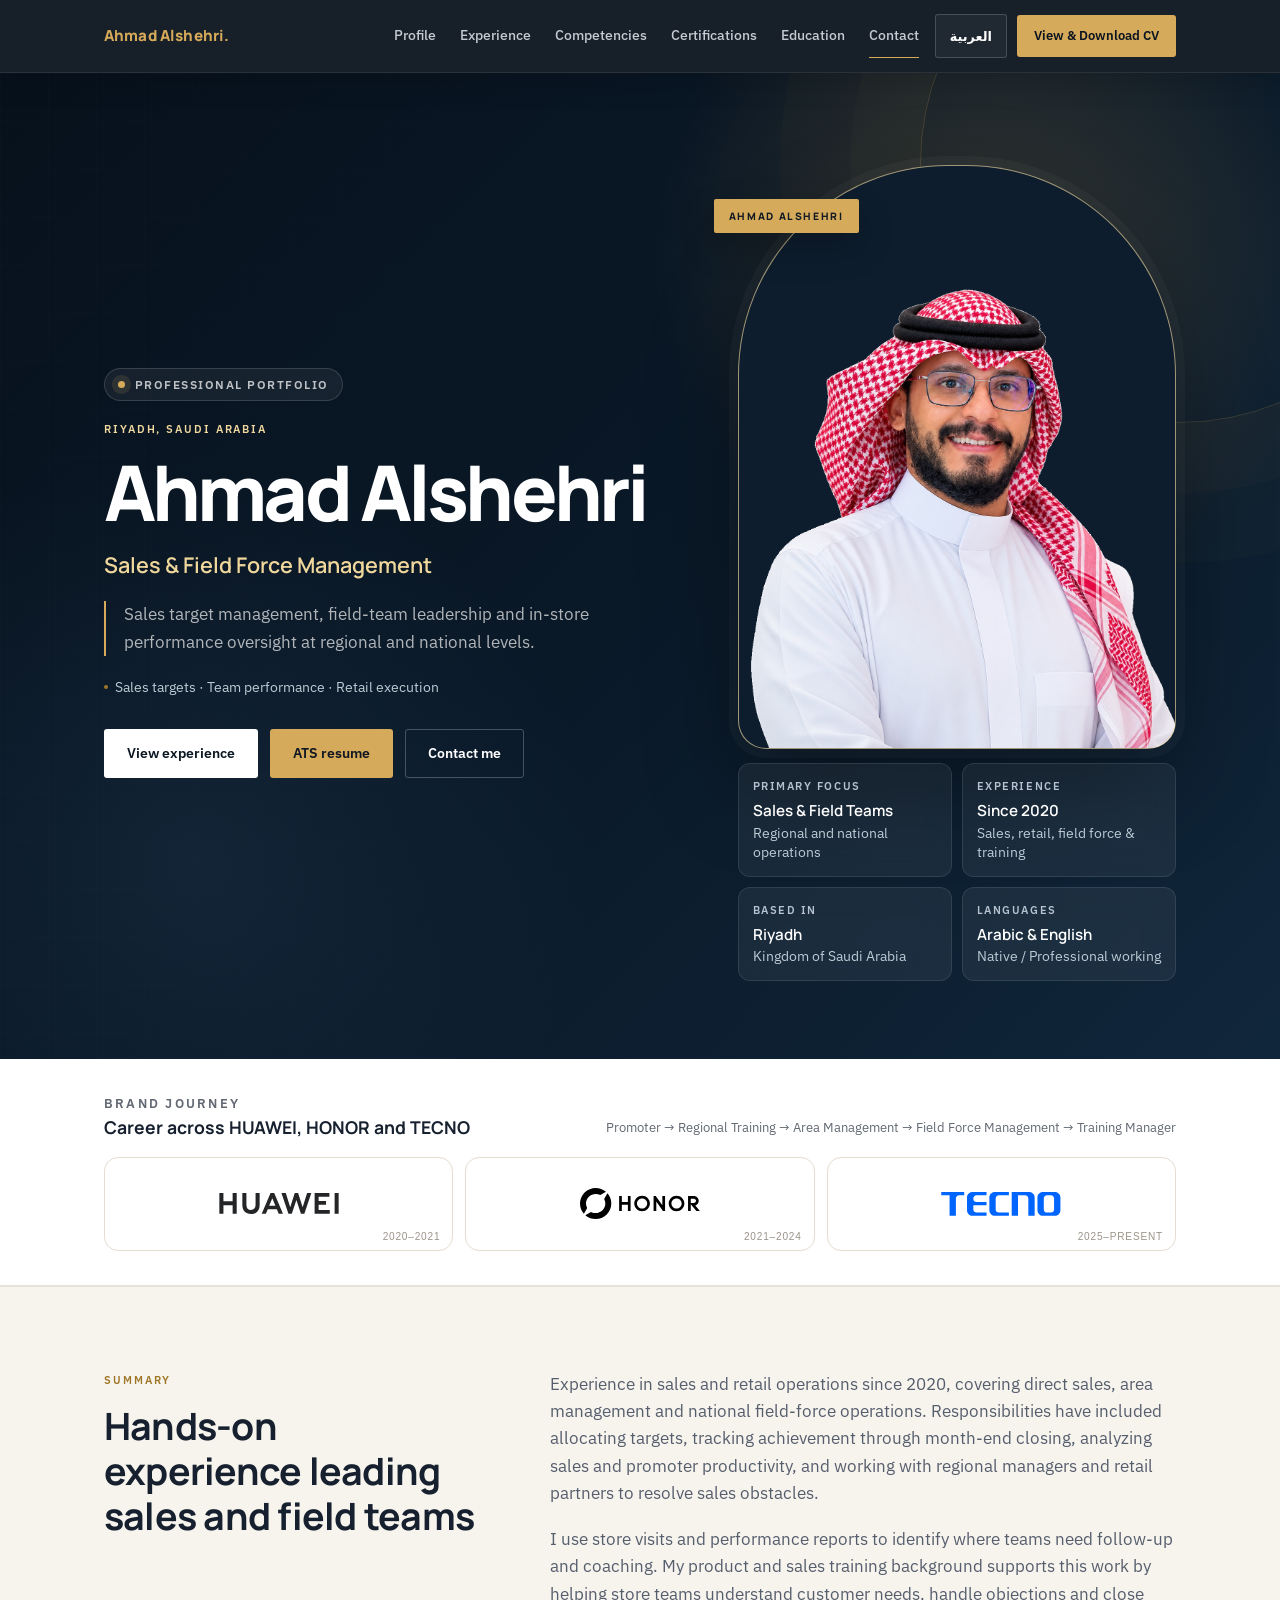
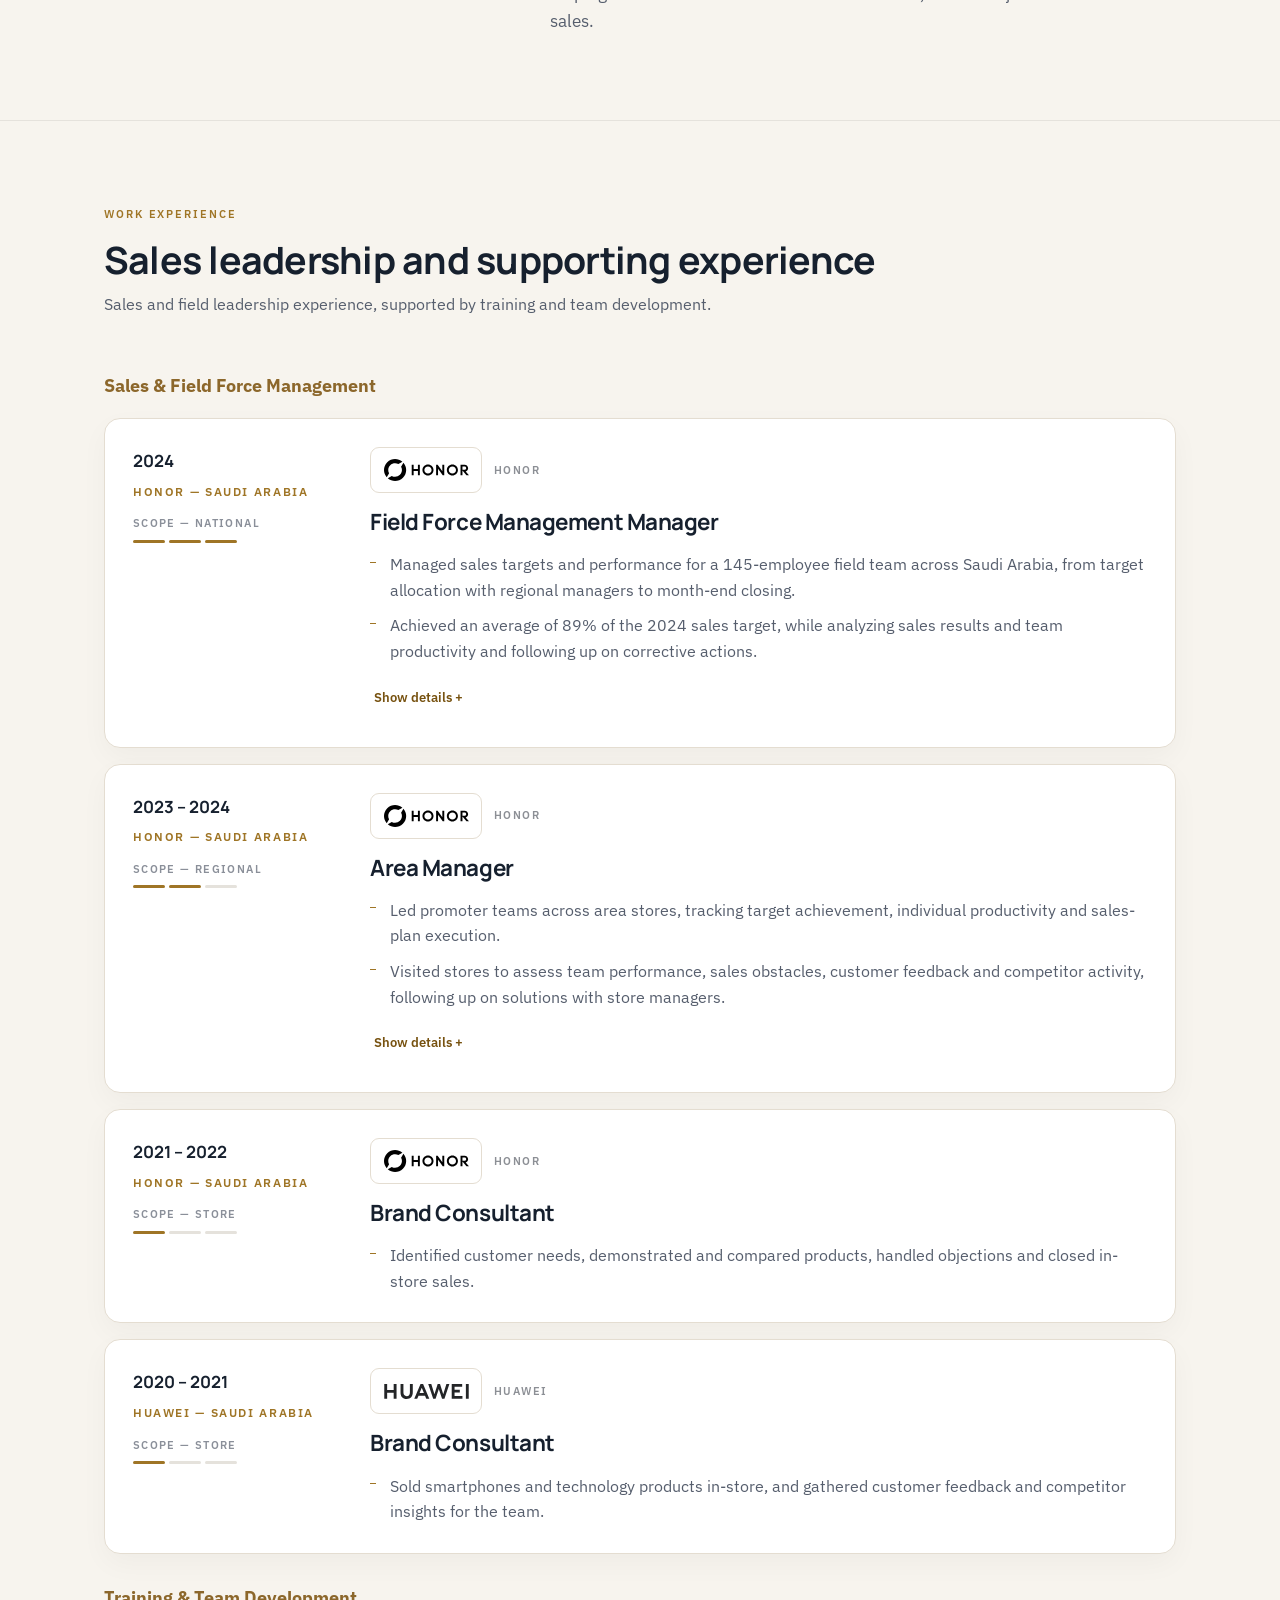
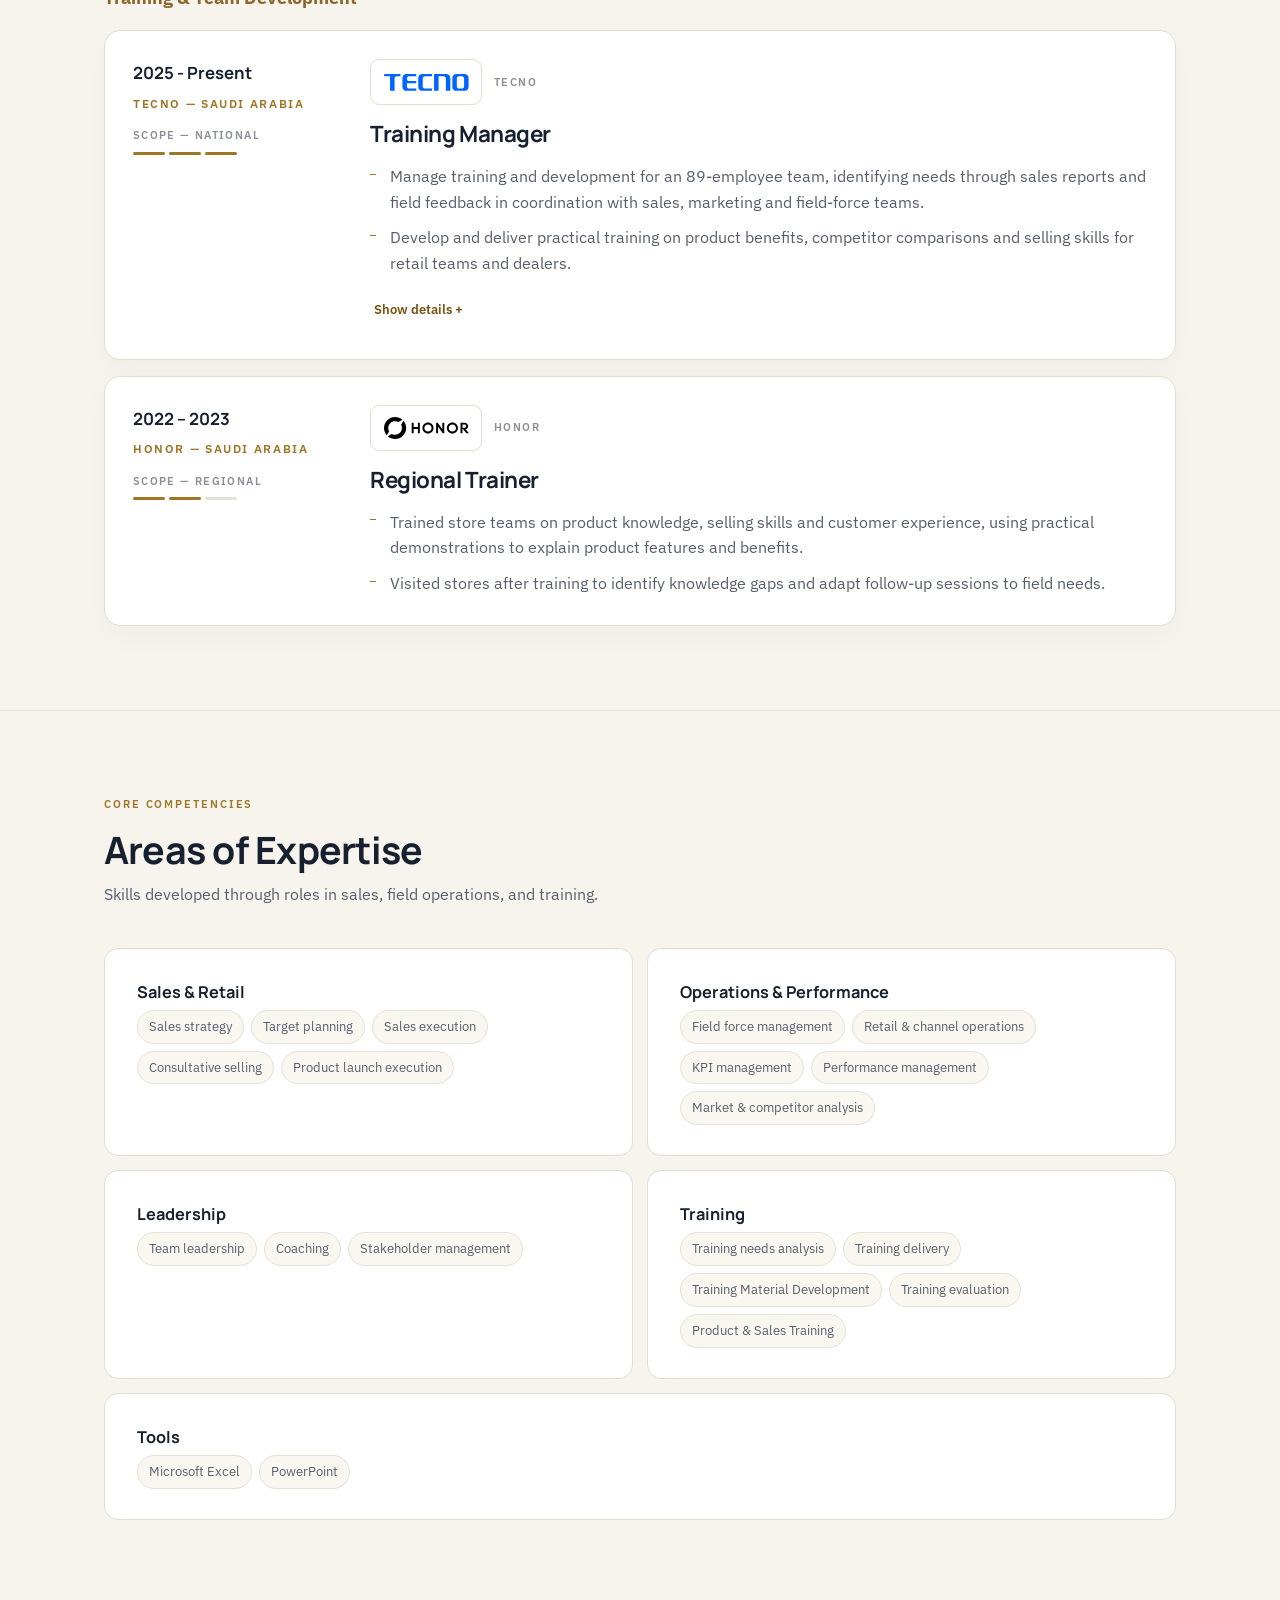
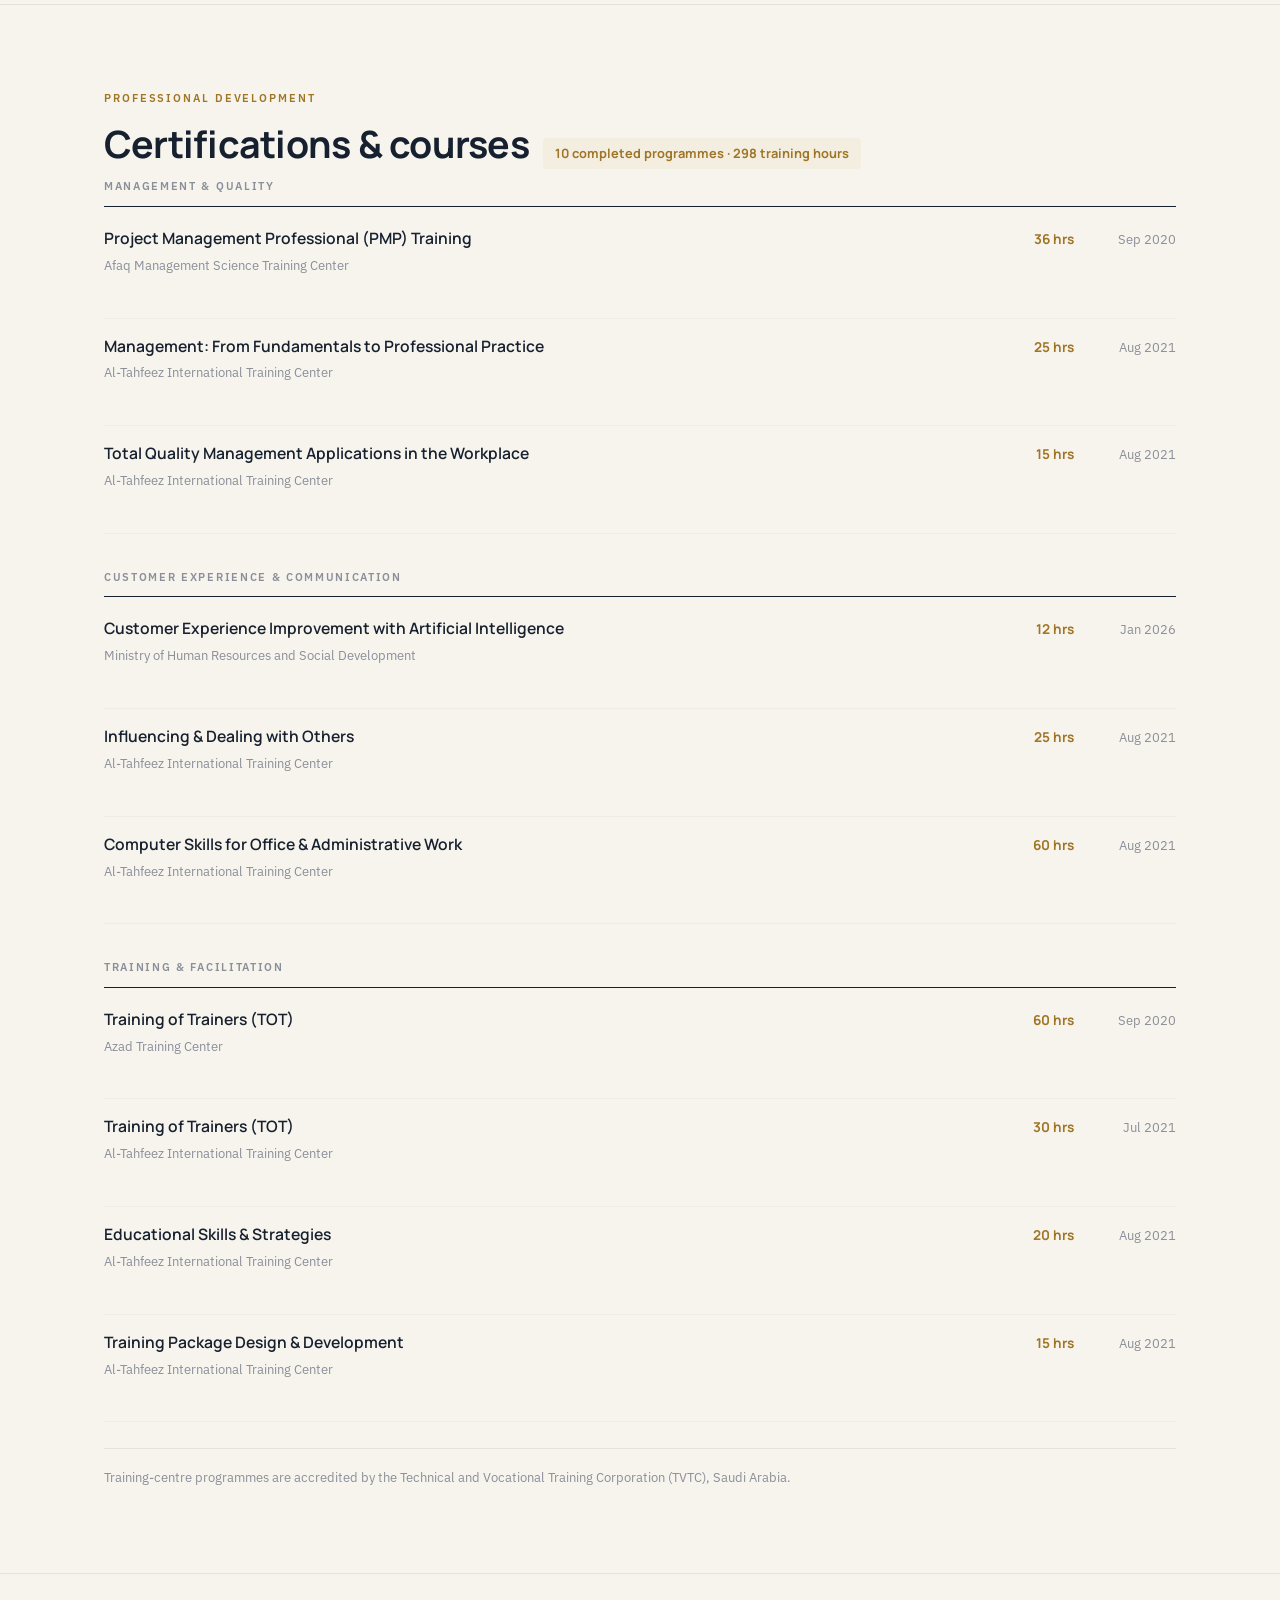
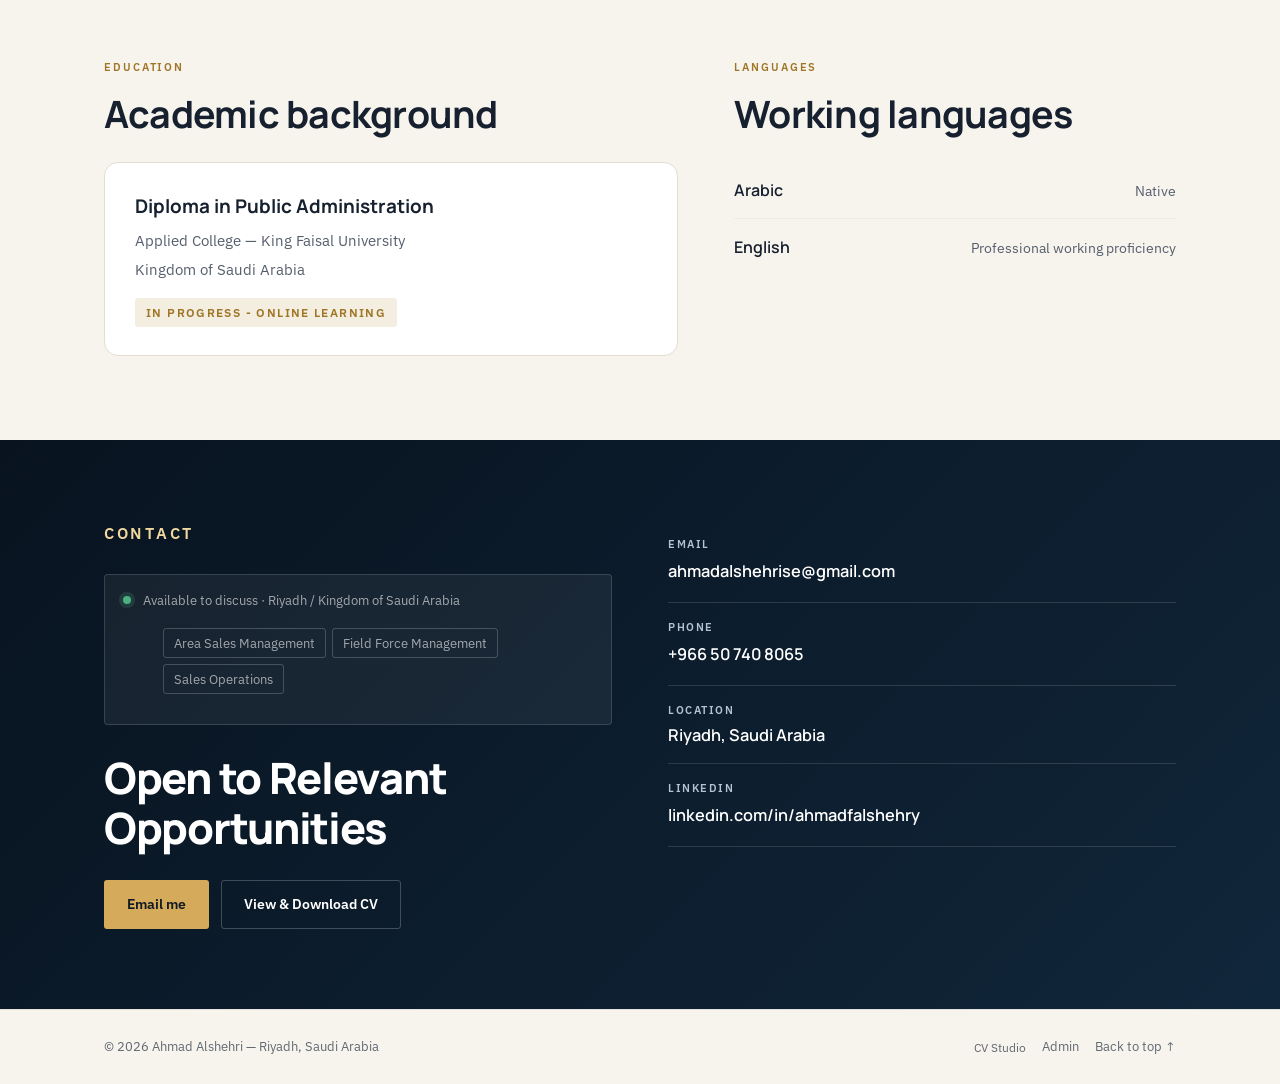
<file: index.html>
<!DOCTYPE html>
<html lang="en" dir="ltr">
<head>
<meta charset="utf-8">
<meta name="viewport" content="width=device-width, initial-scale=1">
<title>Ahmad Alshehri | Sales &amp; Field Force Management</title>
<meta name="description" content="Ahmad Alshehri — Sales, area and field-force management, team leadership and retail performance in Saudi Arabia.">
<meta name="author" content="Ahmad Alshehri">
<meta name="theme-color" content="#08131f">
<link rel="icon" href="assets/favicon.svg" type="image/svg+xml">
<link rel="canonical" href="https://hamodft.github.io/ahmadalshehri/">
<meta property="og:type" content="profile">
<meta property="og:site_name" content="Ahmad Alshehri Professional Portfolio">
<meta property="og:title" content="Ahmad Alshehri | Sales &amp; Field Force Management">
<meta property="og:description" content="Sales and field-force management experience in Saudi retail, covering target allocation, team performance and in-store execution.">
<meta property="og:url" content="https://hamodft.github.io/ahmadalshehri/">
<meta property="og:image" content="https://hamodft.github.io/ahmadalshehri/assets/profile/ahmad-alshehri-profile-transparent-v9.png?v=20260901-v9">
<meta property="og:locale" content="en_US">
<meta property="og:locale:alternate" content="ar_SA">
<meta name="twitter:card" content="summary_large_image">
<meta name="twitter:title" content="Ahmad Alshehri | Sales &amp; Field Force Management">
<meta name="twitter:description" content="Sales Management • Field Force Leadership • Retail Performance">
<meta name="twitter:image" content="https://hamodft.github.io/ahmadalshehri/assets/profile/ahmad-alshehri-profile-transparent-v9.png?v=20260901-v9">
<link rel="preconnect" href="https://fonts.googleapis.com">
<link rel="preconnect" href="https://fonts.gstatic.com" crossorigin>
<link href="https://fonts.googleapis.com/css2?family=Manrope:wght@500;600;700;800&family=IBM+Plex+Sans:wght@400;500;600&family=IBM+Plex+Sans+Arabic:wght@400;500;600;700&display=swap" rel="stylesheet">
<link rel="preload" as="image" href="assets/profile/ahmad-alshehri-profile-transparent-v9.png?v=20260901-v9" media="(min-width:1001px)">
<link rel="stylesheet" href="assets/site.css?v=20261021-training-highlights">
<link rel="stylesheet" href="assets/portfolio-v3.css?v=20261031-qa">

</head>
<body>
<div class="scroll-v3" id="scrollV3"></div>
<a class="skip" href="#main"><span class="en">Skip to content</span><span class="ar">تخطي إلى المحتوى</span></a>
<header class="site-head"><div class="wrap head-in"><a class="brand" href="#top"><span data-bind="profile.name"></span><span>.</span></a><nav class="nav" id="nav" aria-label="Primary"></nav><div class="head-actions"><button class="nav-toggle" id="navToggle" type="button" aria-controls="nav" aria-expanded="false"><span class="en">Menu</span><span class="ar">القائمة</span></button><button class="lang-btn" id="langBtn" type="button"><span class="en">العربية</span><span class="ar">English</span></button><a class="btn btn-solid btn-sm" id="cvNav" href="#"><span class="en">View & Download CV</span><span class="ar">عرض وتحميل السيرة</span></a></div></div></header>
<main id="main"><span id="top"></span>
<section class="hero"><div class="wrap hero-grid"><div class="hero-copy"><div class="hero-badge"><i></i><span class="en">Professional Portfolio</span><span class="ar">الملف المهني</span></div><p class="eyebrow" data-bind="profile.eyebrow"></p><h1 data-bind="profile.name"></h1><p class="hero-role" data-bind="profile.headline"></p><p class="hero-lede" data-bind="profile.lede"></p><p class="hero-meta" id="heroMeta"></p><div class="hero-cta"><a class="btn btn-solid" href="#experience"><span class="en">View experience</span><span class="ar">استعراض الخبرات</span></a><a class="btn btn-gold" id="cvHero" href="#"><span class="en">ATS resume</span><span class="ar">سيرة ATS</span></a><a class="btn btn-line" href="#contact"><span class="en">Contact me</span><span class="ar">تواصل معي</span></a></div></div><aside class="aside-card" aria-label="Profile at a glance"><div class="monogram profile-photo-placeholder" id="photoSlot" role="img" aria-label="Portrait"><span class="mg" id="monogram">AA</span></div><ul class="facts" id="facts"></ul></aside></div></section>
<section class="career-brands" aria-label="Career brands"><div class="wrap"><div class="brand-head"><div><p class="eyebrow"><span class="en">Brand journey</span><span class="ar">المسار عبر العلامات</span></p><h2><span class="en">Career across HUAWEI, HONOR and TECNO</span><span class="ar">مسيرة مهنية عبر HUAWEI وHONOR وTECNO</span></h2></div><p><span class="en">Promoter → Regional Training → Area Management → Field Force Management → Training Manager</span><span class="ar">أخصائي مبيعات ← التدريب الإقليمي ← إدارة المنطقة ← إدارة القوى الميدانية ← مدير التدريب</span></p></div><div class="brand-grid"><button class="brand-tile" data-brand="HUAWEI" type="button"><img src="assets/logos/huawei.svg" alt="HUAWEI"><small>2020–2021</small></button><button class="brand-tile" data-brand="HONOR" type="button"><img src="assets/logos/honor.svg" alt="HONOR"><small>2021–2024</small></button><button class="brand-tile" data-brand="TECNO" type="button"><img src="assets/logos/tecno.svg" alt="TECNO"><small><span class="en">2025–Present</span><span class="ar">2025–حتى الآن</span></small></button></div></div></section>

<section class="section rv" id="profile"><div class="wrap profile-grid"><div><p class="eyebrow"><span class="en">Summary</span><span class="ar">الملف المهني</span></p><h2 class="sec-title" data-bind="profile.summaryTitle"></h2></div><div class="profile-body" id="summary"></div></div></section>
<section class="section rv" id="experience"><div class="wrap"><p class="eyebrow"><span class="en">Work Experience</span><span class="ar">الخبرات المهنية</span></p><h2 class="sec-title"><span class="en">Sales leadership and supporting experience</span><span class="ar">قيادة المبيعات والخبرات الداعمة</span></h2><p class="sec-note" id="expNote"></p><ol class="rail" id="rail" aria-label="Roles and Responsibilities" hidden style="display:none!important"></ol><ol class="roles" id="roles"></ol></div></section>
<section class="section rv" id="projects"><div class="wrap"><p class="eyebrow"><span class="en">Featured projects</span><span class="ar">مشاريع مختارة</span></p><h2 class="sec-title"><span class="en">Case studies</span><span class="ar">دراسات حالة</span></h2><p class="sec-note"><span class="en">Selected work, with the challenge, the actions taken, and the measurable result.</span><span class="ar">أعمال مختارة، مع التحدي والإجراءات المتخذة والنتيجة القابلة للقياس.</span></p><div class="card-grid" id="projectGrid"></div></div></section>
<section class="section rv" id="training"><div class="wrap"><p class="eyebrow"><span class="en">Training portfolio</span><span class="ar">ملف التدريب</span></p><h2 class="sec-title"><span class="en">Programmes delivered</span><span class="ar">البرامج المنفذة</span></h2><p class="sec-note" id="trainNote"></p><ul class="tlist" id="trainList"></ul></div></section>
<section class="section rv" id="competencies"><div class="wrap"><p class="eyebrow"><span class="en">Core competencies</span><span class="ar">الكفاءات الأساسية</span></p><h2 class="sec-title"><span class="en">Areas of Expertise</span><span class="ar">مجالات الخبرة</span></h2><p class="sec-note"><span class="en">Skills developed through roles in sales, field operations, and training.</span><span class="ar">مهارات طورتها من خلال العمل في المبيعات والعمليات الميدانية والتدريب.</span></p><div class="comp-grid" id="compGrid"></div></div></section>
<section class="section rv" id="certifications"><div class="wrap"><p class="eyebrow"><span class="en">Professional development</span><span class="ar">التطوير المهني</span></p><div class="cert-head"><h2 class="sec-title" style="margin:0"><span class="en">Certifications &amp; courses</span><span class="ar">الشهادات والدورات</span></h2><span class="cert-total" id="certTotal"></span></div><p class="sec-note" id="certNote" hidden></p><div id="certGroups"></div><p class="accred" id="accred"></p></div></section>
<section class="section rv" id="education"><div class="wrap edu-grid"><div><p class="eyebrow"><span class="en">Education</span><span class="ar">التعليم</span></p><h2 class="sec-title"><span class="en">Academic background</span><span class="ar">الخلفية الأكاديمية</span></h2><div id="eduList"></div></div><div><p class="eyebrow"><span class="en">Languages</span><span class="ar">اللغات</span></p><h2 class="sec-title"><span class="en">Working languages</span><span class="ar">لغات العمل</span></h2><ul class="langs" id="langList"></ul></div></div></section>
<section class="contact" id="contact"><div class="wrap contact-grid"><div><p class="eyebrow"><span class="en">Contact</span><span class="ar">تواصل</span></p><div id="statusStrip"></div><h2 id="ctaHead"></h2><p id="ctaBody"></p><div class="hero-cta"><a class="btn btn-gold" id="emailBtn" href="#"><span class="en">Email me</span><span class="ar">راسلني بالبريد</span></a><a class="btn btn-line" id="cvContact" href="#"><span class="en">View & Download CV</span><span class="ar">عرض وتحميل السيرة</span></a></div></div><div><ul class="clist" id="clist"></ul></div></div></section>
</main>
<footer class="foot"><div class="wrap foot-in"><p>&copy; <span class="yr">2026</span> <span data-bind="profile.name"></span> — <span data-bind="profile.contact.location"></span></p><div style="display:flex;align-items:center;gap:16px;flex-wrap:wrap"><a class="to-top" href="cv-studio/" rel="nofollow" style="font-size:.72rem;opacity:.62">CV Studio</a><a class="to-top" href="admin/"><span class="en">Admin</span><span class="ar">الإدارة</span></a><a class="to-top" href="#top"><span class="en">Back to top ↑</span><span class="ar">العودة إلى الأعلى ↑</span></a></div></div></footer>
<div class="drawer-bg" id="drawerBg"></div><aside class="drawer" id="drawer" role="dialog" aria-modal="true" aria-label="Details" aria-hidden="true" inert><div class="drawer-in"><div class="drawer-close"><button type="button" id="drawerClose"><span class="en">Close ✕</span><span class="ar">إغلاق ✕</span></button></div><div id="drawerBody"></div></div></aside>
<script type="application/ld+json" id="jsonld"></script>
<script src="assets/app.js?v=20261031-qa"></script>
<script>
/* Count one reference visit per browser profile on this device. */
(function () {
  'use strict';
  var storageKey = 'ahmadalshehri_unique_visitor_v1';
  try {
    if (localStorage.getItem(storageKey)) return;
    localStorage.setItem(storageKey, new Date().toISOString());


    var counter = document.createElement('script');
    counter.async = true;
    counter.src = 'https://gc.zgo.at/count.js';
    counter.dataset.goatcounter = 'https://ahmadalshehri.goatcounter.com/count';
    document.head.appendChild(counter);
  } catch (error) {
    /* Privacy modes that block local storage are intentionally not counted. */
  }
})();
</script>
<script src="assets/portfolio-v3.js?v=20261031-qa"></script>
</body></html>
</file>
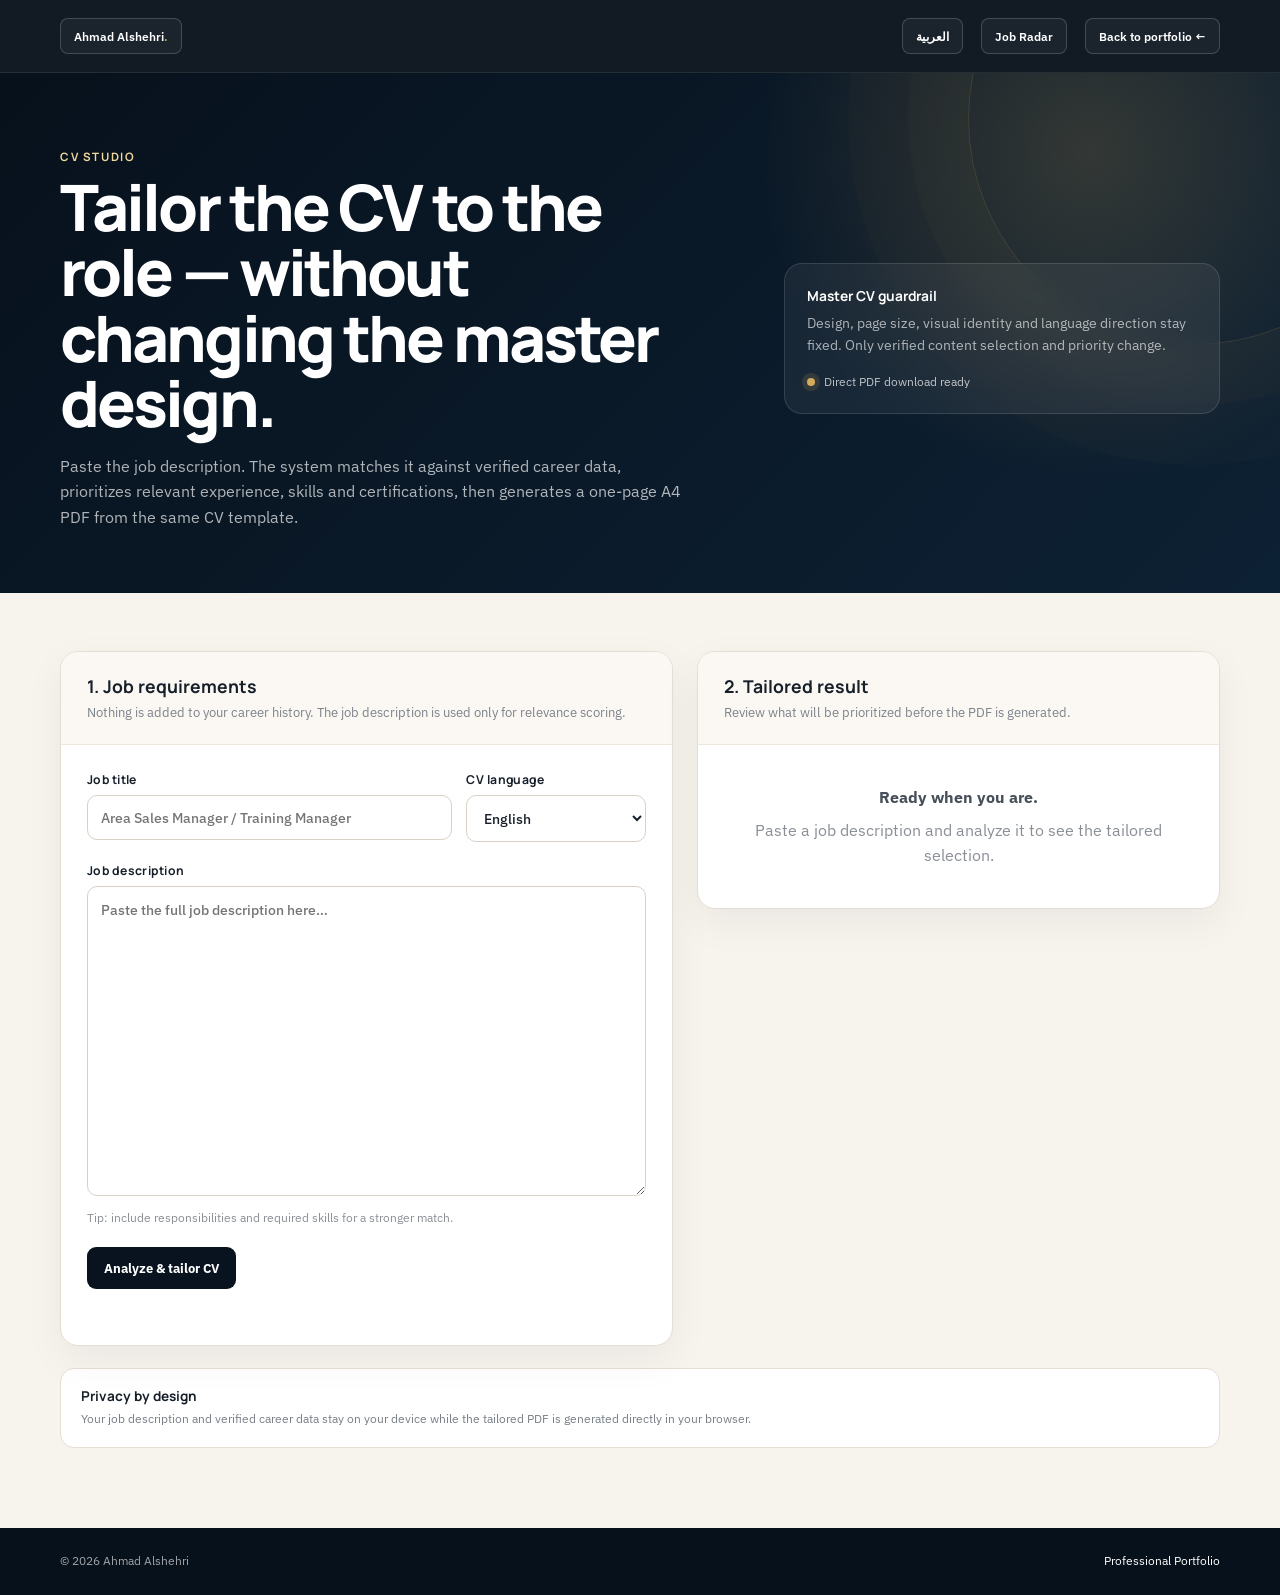
<file: cv-studio/index.html>
<!DOCTYPE html>
<html lang="en" dir="ltr">
<head>
<meta charset="utf-8">
<meta name="viewport" content="width=device-width,initial-scale=1">
<meta name="robots" content="noindex,nofollow">
<title>CV Studio | Ahmad Alshehri</title>
<meta name="theme-color" content="#08131f">
<link rel="preconnect" href="https://fonts.googleapis.com">
<link rel="preconnect" href="https://fonts.gstatic.com" crossorigin>
<link href="https://fonts.googleapis.com/css2?family=Manrope:wght@500;600;700;800&family=IBM+Plex+Sans:wght@400;500;600&family=IBM+Plex+Sans+Arabic:wght@400;500;600;700&display=swap" rel="stylesheet">
<style>
:root{--bg:#08131f;--bg2:#0d1d2d;--card:#102235;--gold:#d5aa5a;--gold2:#f0d89e;--cream:#f8f3e9;--ink:#17202a;--text:#525a64;--line:#e4ddd1;--white:#fff;--display:'Manrope',sans-serif;--body:'IBM Plex Sans',sans-serif}
*{box-sizing:border-box}[hidden]{display:none!important}html{scroll-behavior:smooth}body{margin:0;background:#f7f4ee;color:var(--ink);font-family:var(--body);line-height:1.55}html[lang="ar"] body{font-family:'IBM Plex Sans Arabic',sans-serif}a{color:inherit}.wrap{width:min(1160px,calc(100% - 40px));margin:auto}
.head{position:sticky;top:0;z-index:20;background:rgba(6,15,25,.95);backdrop-filter:blur(16px);border-bottom:1px solid rgba(255,255,255,.08);color:#fff}.head-in{height:72px;display:flex;align-items:center;gap:18px}.brand{font:800 .95rem var(--display);text-decoration:none}.brand i{font-style:normal;color:var(--gold)}.push{margin-inline-start:auto}.head a,.head button{border:1px solid rgba(255,255,255,.18);background:rgba(255,255,255,.04);color:#fff;border-radius:8px;padding:9px 13px;font:600 .78rem var(--body);text-decoration:none;cursor:pointer}.head a:hover,.head button:hover{border-color:rgba(240,216,158,.7)}
.hero{position:relative;overflow:hidden;background:radial-gradient(circle at 85% 15%,rgba(213,170,90,.20),transparent 28%),linear-gradient(135deg,#07111c,#0d2134);color:#fff;padding:76px 0 64px}.hero:after{content:"";position:absolute;width:450px;height:450px;border:1px solid rgba(213,170,90,.17);border-radius:50%;right:-140px;top:-180px;box-shadow:0 0 0 60px rgba(213,170,90,.025),0 0 0 120px rgba(213,170,90,.014)}.hero-in{position:relative;z-index:1;display:grid;grid-template-columns:1.2fr .8fr;gap:70px;align-items:center}.eyebrow{margin:0 0 10px;color:var(--gold2);font:700 .72rem var(--display);letter-spacing:.14em;text-transform:uppercase}.hero h1{font:800 clamp(2.4rem,5vw,4.4rem)/1.02 var(--display);letter-spacing:-.045em;margin:0 0 18px;max-width:850px}.hero p.lede{color:rgba(255,255,255,.68);max-width:63ch;margin:0;font-size:1.02rem}.hero-card{border:1px solid rgba(255,255,255,.12);background:rgba(255,255,255,.06);padding:22px;border-radius:18px;backdrop-filter:blur(12px)}.hero-card b{display:block;font:700 .86rem var(--display);margin-bottom:8px}.hero-card p{margin:0;color:rgba(255,255,255,.64);font-size:.86rem}.connection{margin-top:16px;display:flex;align-items:center;gap:9px;font-size:.78rem;color:rgba(255,255,255,.72)}.connection .dot{width:8px;height:8px;border-radius:50%;background:#8f9aa7}.connection.ok .dot{background:var(--gold);box-shadow:0 0 0 5px rgba(213,170,90,.14)}.connection.warn .dot{background:#c6a76e}
.main{padding:58px 0 80px}.workspace{display:grid;grid-template-columns:minmax(0,1.08fr) minmax(360px,.92fr);gap:24px;align-items:start}.panel{background:#fff;border:1px solid var(--line);border-radius:18px;box-shadow:0 14px 40px rgba(12,27,42,.055);overflow:hidden}.panel-in{padding:26px}.panel-head{padding:22px 26px;border-bottom:1px solid #eee7db;background:#fbf8f3}.panel-head h2{font:700 1.1rem var(--display);margin:0}.panel-head p{margin:4px 0 0;color:#7c828a;font-size:.83rem}.field{margin-bottom:20px}.field label{display:block;margin-bottom:7px;font:700 .76rem var(--display);letter-spacing:.035em}.field small{display:block;margin-top:6px;color:#8a8f96;font-size:.72rem}.field input,.field textarea,.field select{width:100%;border:1px solid #d8d1c6;border-radius:10px;background:#fff;color:var(--ink);font:500 .9rem var(--body);padding:12px 13px;outline:none;transition:.2s}.field textarea{min-height:310px;resize:vertical;line-height:1.48}.field input:focus,.field textarea:focus,.field select:focus{border-color:#b9914d;box-shadow:0 0 0 3px rgba(213,170,90,.12)}.row{display:grid;grid-template-columns:1fr 180px;gap:14px}.btn{border:0;border-radius:9px;padding:12px 17px;font:700 .84rem var(--body);cursor:pointer;transition:.2s;text-decoration:none;display:inline-flex;align-items:center;justify-content:center;gap:8px}.btn:disabled{opacity:.5;cursor:not-allowed}.btn-primary{background:var(--bg);color:#fff}.btn-primary:hover:not(:disabled){background:#10263a;transform:translateY(-1px)}.btn-gold{background:var(--gold);color:#111923}.btn-gold:hover:not(:disabled){background:#e0bb76;transform:translateY(-1px)}.btn-line{background:transparent;border:1px solid #d4ccbe;color:var(--ink)}.actions{display:flex;gap:10px;flex-wrap:wrap}.form-msg{min-height:20px;margin-top:10px;color:#68717c;font-size:.78rem}.form-msg.bad{color:#a34539}.loading{font-size:.8rem;color:#7d838a;margin-bottom:14px}
.results-empty{padding:40px 28px;text-align:center;color:#8a8f96}.results-empty strong{display:block;color:#47505a;margin-bottom:8px}.score-row{display:grid;grid-template-columns:105px 1fr;gap:20px;align-items:center;margin-bottom:24px}.score{width:100px;height:100px;border-radius:50%;display:grid;place-items:center;background:conic-gradient(var(--gold) calc(var(--score,0)*1%),#eee6d8 0);position:relative}.score:after{content:"";position:absolute;inset:8px;border-radius:50%;background:#fff}.score b,.score small{position:relative;z-index:1}.score b{font:800 1.45rem var(--display)}.score small{display:block;font-size:.58rem;color:#7f858c;text-align:center}.target h3{margin:0 0 5px;font:800 1.08rem var(--display)}.headline-lines{display:flex;gap:6px;flex-wrap:wrap}.headline-lines span{font-size:.72rem;color:#7b6232;background:#faf4e9;border:1px solid #eadcc1;border-radius:999px;padding:4px 8px}.result-block{padding:18px 0;border-top:1px solid #eee8df}.result-block h4{margin:0 0 9px;font:700 .75rem var(--display);letter-spacing:.07em;text-transform:uppercase;color:#6c737b}.chips{display:flex;gap:7px;flex-wrap:wrap}.chip{display:inline-flex;padding:5px 8px;border-radius:999px;background:#f6f2eb;border:1px solid #e5ddd0;color:#4e5660;font-size:.72rem}.chip-muted{background:#fafafa;color:#8a8f95;border-style:dashed}.priority{margin:0;padding-inline-start:19px;color:#4e5660}.priority li{margin:4px 0;font-size:.82rem}.cert-list{list-style:none;margin:0;padding:0;display:grid;gap:8px}.cert-list li{padding:10px 12px;border:1px solid #ebe4da;border-radius:9px;background:#fcfaf7}.cert-list b{display:block;font:700 .78rem var(--display)}.cert-list span{display:block;color:#858a90;font-size:.7rem;margin-top:2px}.guard{margin:18px 0 0;padding:13px 14px;border-inline-start:3px solid var(--gold);background:#faf7f1;color:#646b73;font-size:.77rem}.export-status{margin-top:14px;padding:13px 14px;border:1px solid #e7ddcb;background:#fbf8f2;border-radius:9px;display:grid;grid-template-columns:40px 1fr;gap:10px;align-items:start}.export-status.bad{border-color:#e8c6bf;background:#fff8f6}.export-status b{font:800 .75rem var(--display);color:#9b702b}.export-status p{margin:0;font-size:.77rem;color:#606971}.admin-note{margin-top:16px;font-size:.72rem;color:#7e848b}.admin-note a{color:#9b702b;font-weight:700}
.download-link{justify-content:center;text-decoration:none}.actions .btn{max-width:100%}
.privacy{margin-top:22px;padding:18px 20px;border:1px solid #e5ded3;border-radius:14px;background:#fff}.privacy h3{font:700 .85rem var(--display);margin:0 0 5px}.privacy p{margin:0;color:#777e86;font-size:.76rem}.foot{background:#07111c;color:rgba(255,255,255,.62);padding:24px 0}.foot-in{display:flex;justify-content:space-between;gap:20px;font-size:.75rem}.foot a{color:#fff;text-decoration:none}
.ar{display:none}html[lang="ar"] .en{display:none!important}html[lang="ar"] .ar{display:initial}html[lang="ar"] .field input,html[lang="ar"] .field textarea{font-family:'IBM Plex Sans Arabic',sans-serif}html[lang="ar"] .eyebrow{letter-spacing:0;text-transform:none}html[lang="ar"] .hero h1{letter-spacing:0}html[lang="ar"] .result-block h4{letter-spacing:0;text-transform:none}
@media(max-width:900px){.hero-in,.workspace{grid-template-columns:1fr}.hero-in{gap:28px}.hero{padding:58px 0 50px}.hero-card{max-width:560px}.workspace{gap:18px}.row{grid-template-columns:1fr}.field textarea{min-height:260px}}@media(max-width:560px){.wrap{width:min(100% - 24px,1160px)}.head-in{height:64px}.head .back-label{display:none}.hero h1{font-size:2.45rem}.main{padding-top:34px}.panel-in,.panel-head{padding:20px}.score-row{grid-template-columns:86px 1fr}.score{width:82px;height:82px}.actions .btn{width:100%}.foot-in{display:block}}
</style>
</head>
<body>
<header class="head"><div class="wrap head-in"><a class="brand" href="../">Ahmad Alshehri<i>.</i></a><span class="push"></span><button id="langBtn" type="button"><span class="en">العربية</span><span class="ar">English</span></button><a href="jobs.html"><span class="en">Job Radar</span><span class="ar">رادار الوظائف</span></a><a href="../"><span class="back-label en">Back to portfolio</span><span class="back-label ar">العودة للملف المهني</span><span> ←</span></a></div></header>
<section class="hero"><div class="wrap hero-in"><div><p class="eyebrow"><span class="en">CV Studio</span><span class="ar">استوديو السيرة الذاتية</span></p><h1><span class="en">Tailor the CV to the role — without changing the master design.</span><span class="ar">خصّص السيرة للوظيفة — بدون تغيير التصميم الأساسي.</span></h1><p class="lede"><span class="en">Paste the job description. The system matches it against verified career data, prioritizes relevant experience, skills and certifications, then generates a one-page A4 PDF from the same CV template.</span><span class="ar">ألصق الوصف الوظيفي. يقوم النظام بمطابقته مع بيانات الخبرة الموثقة، وترتيب الخبرات والمهارات والشهادات الأكثر صلة، ثم إنشاء PDF صفحة واحدة A4 من نفس قالب السيرة.</span></p></div><aside class="hero-card"><b><span class="en">Master CV guardrail</span><span class="ar">حماية القالب الأساسي</span></b><p><span class="en">Design, page size, visual identity and language direction stay fixed. Only verified content selection and priority change.</span><span class="ar">التصميم، مقاس الصفحة، الهوية البصرية واتجاه اللغة تبقى ثابتة. الذي يتغير فقط هو اختيار وترتيب المحتوى الموثق.</span></p><div class="connection" id="connectionState"><span class="dot"></span><span class="en">Direct PDF download ready</span><span class="ar">تحميل PDF المباشر جاهز</span></div></aside></div></section>
<main class="main"><div class="wrap"><div class="workspace">
<section class="panel"><div class="panel-head"><h2><span class="en">1. Job requirements</span><span class="ar">1. متطلبات الوظيفة</span></h2><p><span class="en">Nothing is added to your career history. The job description is used only for relevance scoring.</span><span class="ar">لا تتم إضافة أي معلومة إلى تاريخك المهني. الوصف الوظيفي يستخدم فقط لقياس الصلة.</span></p></div><div class="panel-in"><div class="loading" id="loadState"><span class="en">Loading master career data…</span><span class="ar">تحميل بيانات المسار المهني…</span></div><div class="row"><div class="field"><label for="jobTitle"><span class="en">Job title</span><span class="ar">المسمى الوظيفي</span></label><input id="jobTitle" type="text" maxlength="100" placeholder="Area Sales Manager / Training Manager"></div><div class="field"><label for="outLang"><span class="en">CV language</span><span class="ar">لغة السيرة</span></label><select id="outLang"><option value="en">English</option><option value="ar">العربية</option></select></div></div><div class="field"><label for="jd"><span class="en">Job description</span><span class="ar">الوصف الوظيفي</span></label><textarea id="jd" placeholder="Paste the full job description here…"></textarea><small><span class="en">Tip: include responsibilities and required skills for a stronger match.</span><span class="ar">يفضل إدراج المسؤوليات والمهارات المطلوبة للحصول على مطابقة أدق.</span></small></div><div class="actions"><button class="btn btn-primary" id="analyzeBtn" type="button" disabled><span class="en">Analyze & tailor CV</span><span class="ar">تحليل وتخصيص السيرة</span></button></div><div class="form-msg" id="formMsg"></div></div></section>
<section class="panel"><div class="panel-head"><h2><span class="en">2. Tailored result</span><span class="ar">2. نتيجة التخصيص</span></h2><p><span class="en">Review what will be prioritized before the PDF is generated.</span><span class="ar">راجع ما سيتم إعطاؤه الأولوية قبل إنشاء ملف PDF.</span></p></div><div class="results-empty" id="emptyState"><strong><span class="en">Ready when you are.</span><span class="ar">جاهز عند إدخال الوظيفة.</span></strong><span class="en">Paste a job description and analyze it to see the tailored selection.</span><span class="ar">ألصق الوصف الوظيفي ثم حلله لمشاهدة المحتوى المخصص.</span></div><div class="panel-in" id="results" hidden><div class="score-row"><div class="score" id="scoreRing" style="--score:0"><div style="text-align:center"><b id="matchScore">0%</b><small id="matchLabel">Content relevance</small></div></div><div class="target"><h3 id="resultTitle"></h3><div class="headline-lines" id="resultHeadline"></div></div></div><div class="result-block"><h4><span class="en">Matched keywords</span><span class="ar">الكلمات المتطابقة</span></h4><div class="chips" id="keywordChips"></div></div><div class="result-block" id="missingRow"><h4><span class="en">Requirements not found in the master CV</span><span class="ar">متطلبات غير موجودة في السيرة الأساسية</span></h4><div class="chips" id="missingChips"></div></div><div class="result-block"><h4><span class="en">CV will prioritize</span><span class="ar">الأولوية في السيرة</span></h4><ol class="priority" id="priorityList"></ol></div><div class="result-block"><h4><span class="en">Selected skills</span><span class="ar">المهارات المختارة</span></h4><div class="chips" id="skillChips"></div></div><div class="result-block"><h4><span class="en">Selected professional development</span><span class="ar">التطوير المهني المختار</span></h4><ul class="cert-list" id="certList"></ul></div><div class="guard"><span class="en">Verified-content rule: the generator may select, prioritize and shorten existing information, but it cannot invent a role, achievement, skill or certificate.</span><span class="ar">قاعدة المحتوى الموثق: يسمح للنظام باختيار وترتيب واختصار المعلومات الموجودة، ولا يسمح له باختراع وظيفة أو إنجاز أو مهارة أو شهادة.</span></div><div class="actions" style="margin-top:18px"><a class="btn btn-line" href="../cv.html?format=ats"><span class="en">Standard ATS resume</span><span class="ar">السيرة الأساسية ATS</span></a><button class="btn btn-gold" id="generateBtn" type="button" disabled><span class="en">Generate & download tailored PDF</span><span class="ar">إنشاء وتحميل PDF المخصص</span></button><a class="btn btn-gold download-link" id="downloadLink" href="#" download hidden><span class="en">Download ready PDF</span><span class="ar">تحميل ملف PDF الجاهز</span></a><button class="btn btn-line" id="sharePdfBtn" type="button" hidden><span class="en">Save or share PDF</span><span class="ar">حفظ أو مشاركة PDF</span></button><button class="btn btn-line" id="retryBtn" type="button" hidden><span class="en">Try again</span><span class="ar">إعادة المحاولة</span></button></div><div class="export-status" id="exportStatus" hidden><b id="exportStep"></b><p id="exportText"></p></div><p class="admin-note"><span class="en">Your tailored PDF is generated and downloaded directly on this device.</span><span class="ar">يتم إنشاء السيرة المخصصة وتحميلها مباشرة من داخل الصفحة على جهازك.</span></p></div></section>
</div><section class="privacy"><h3><span class="en">Privacy by design</span><span class="ar">الخصوصية ضمن التصميم</span></h3><p><span class="en">Your job description and verified career data stay on your device while the tailored PDF is generated directly in your browser.</span><span class="ar">يبقى الوصف الوظيفي وبياناتك المهنية داخل جهازك، ويتم إنشاء ملف PDF المخصص مباشرة من المتصفح.</span></p></section></div></main>
<footer class="foot"><div class="wrap foot-in"><span>© 2026 Ahmad Alshehri</span><a href="../"><span class="en">Professional Portfolio</span><span class="ar">الملف المهني</span></a></div></footer>
<script src="../assets/vendor/html2pdf.bundle.min.js?v=0.10.2"></script>
<script src="app.js?v=20261022-ats-review"></script>
<script id="jobRadarHandoff">
(function(){
  try{
    var q=new URLSearchParams(location.search);
    if(q.get('job')!=='1')return;
    var raw=localStorage.getItem('cvStudioJob');
    if(!raw)return;
    var job=JSON.parse(raw);
    function fill(){
      var title=document.getElementById('jobTitle'),jd=document.getElementById('jd');
      if(!title||!jd){setTimeout(fill,120);return}
      title.value=job.title||'';
      jd.value=job.description||'';
      title.dispatchEvent(new Event('input',{bubbles:true}));
      jd.dispatchEvent(new Event('input',{bubbles:true}));
      title.scrollIntoView({behavior:'smooth',block:'center'});
    }
    if(document.readyState==='complete')setTimeout(fill,160);
    else window.addEventListener('load',function(){setTimeout(fill,160)});
  }catch(e){}
})();
</script>
<script id="bespinAccountManagerPreset">
(function(){
  var params=new URLSearchParams(location.search);
  if(params.get('preset')!=='bespin-account-manager')return;
  var description=[
    'Bespin Global (e& enterprise) — Account Manager, Saudi National — Riyadh.',
    'Role requirements for relevance matching only; not claims about the candidate:',
    'Manage and develop customer accounts and long-term relationships with decision-makers.',
    'Identify new business opportunities and support revenue growth and customer retention.',
    'Develop strategic account plans, monitor sales targets and sales performance.',
    'Maintain a sales pipeline from prospecting and opportunity qualification through negotiation and closing.',
    'Identify upselling and cross-selling opportunities with existing customers.',
    'Coordinate with sales, marketing and technical teams to deliver customer solutions.',
    'Support account qualification, proposals, tenders and sales forecasting.',
    'Track KPIs, provide reports and understand market and competitor activity.',
    'Cloud and enterprise IT solutions experience is a role requirement, not verified candidate experience.'
  ].join('\n');
  function fill(){
    var title=document.getElementById('jobTitle');
    var jd=document.getElementById('jd');
    var lang=document.getElementById('outLang');
    if(!title||!jd||!lang)return;
    title.value='Account Manager';
    jd.value=description;
    lang.value='en';
    title.dispatchEvent(new Event('input',{bubbles:true}));
    jd.dispatchEvent(new Event('input',{bubbles:true}));
    lang.dispatchEvent(new Event('change',{bubbles:true}));
  }
  if(document.readyState==='complete')setTimeout(fill,250);
  else window.addEventListener('load',function(){setTimeout(fill,250)});
})();
</script>
</body></html>
</file>
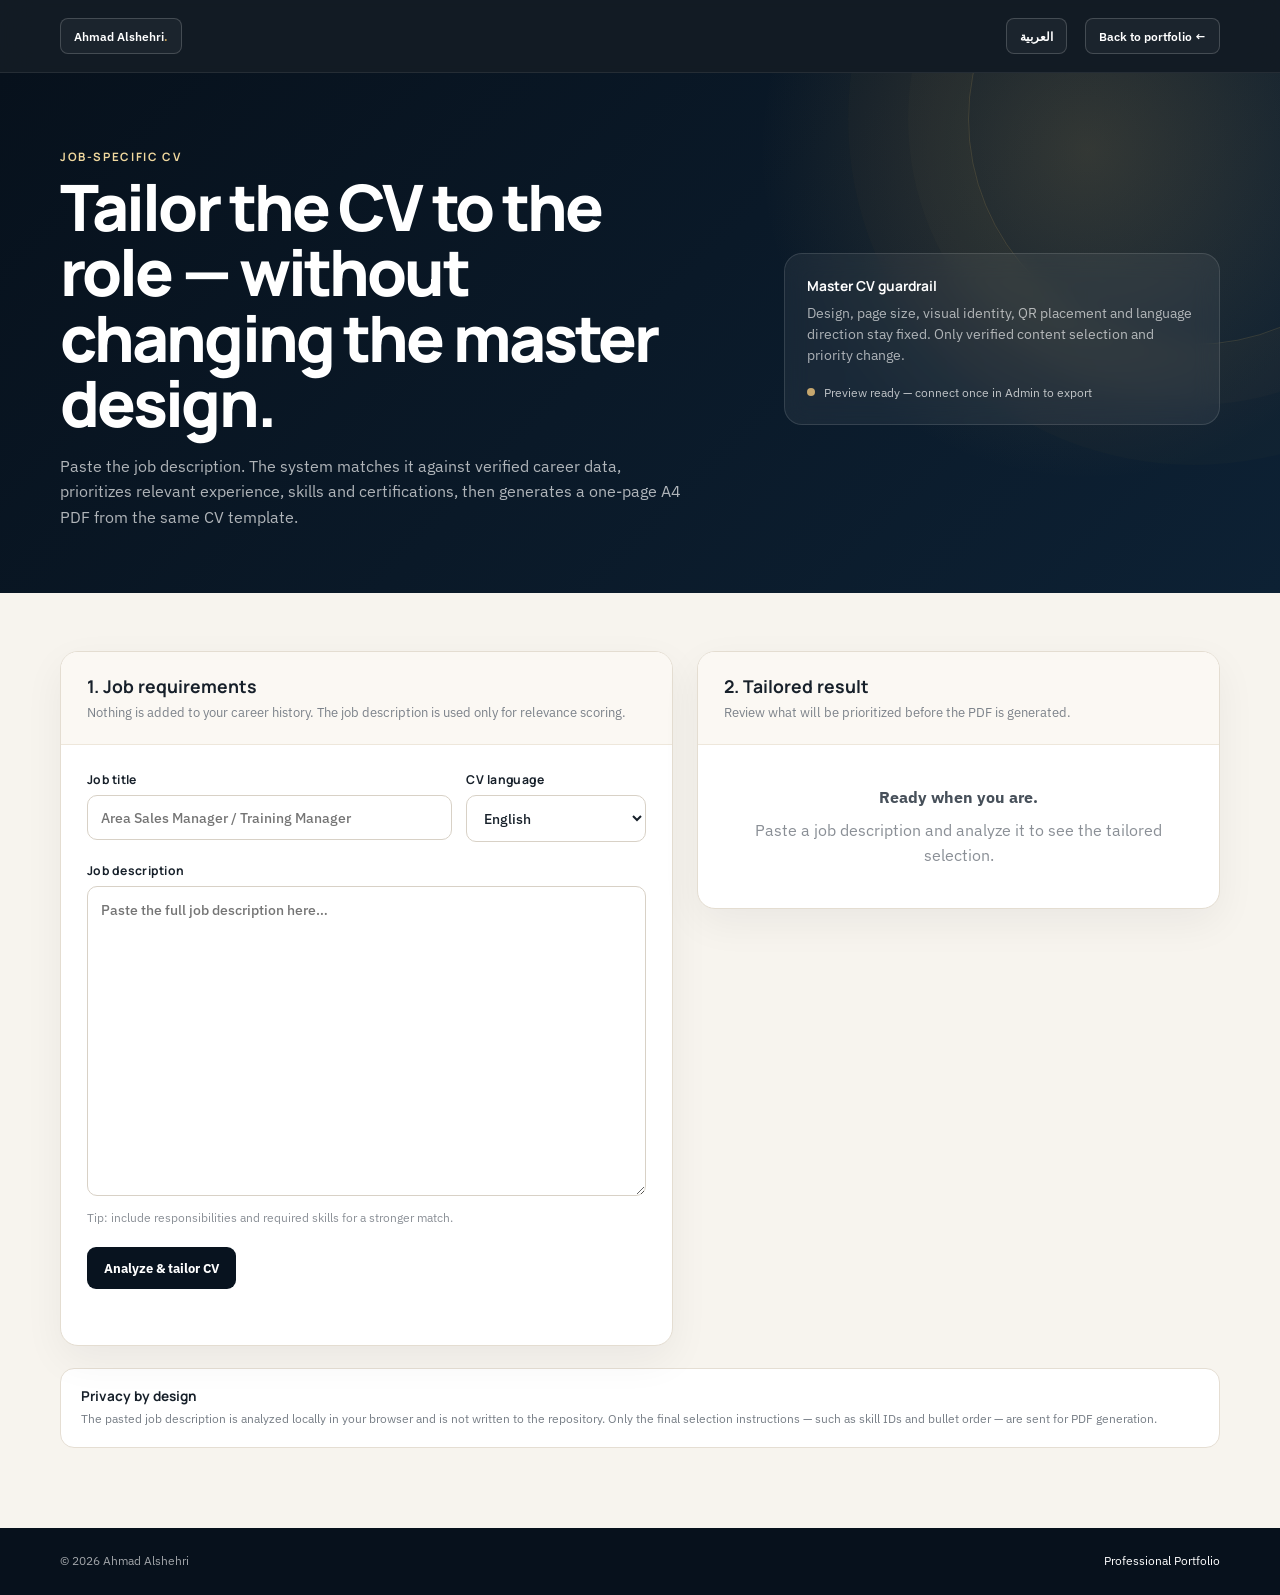
<file: tailor-cv/index.html>
<!DOCTYPE html>
<html lang="en" dir="ltr">
<head>
<meta charset="utf-8">
<meta name="viewport" content="width=device-width,initial-scale=1">
<meta name="robots" content="noindex,nofollow">
<title>Customize CV | Ahmad Alshehri</title>
<meta name="theme-color" content="#08131f">
<link rel="preconnect" href="https://fonts.googleapis.com">
<link rel="preconnect" href="https://fonts.gstatic.com" crossorigin>
<link href="https://fonts.googleapis.com/css2?family=Manrope:wght@500;600;700;800&family=IBM+Plex+Sans:wght@400;500;600&family=IBM+Plex+Sans+Arabic:wght@400;500;600;700&display=swap" rel="stylesheet">
<style>
:root{--bg:#08131f;--bg2:#0d1d2d;--card:#102235;--gold:#d5aa5a;--gold2:#f0d89e;--cream:#f8f3e9;--ink:#17202a;--text:#525a64;--line:#e4ddd1;--white:#fff;--display:'Manrope',sans-serif;--body:'IBM Plex Sans',sans-serif}
*{box-sizing:border-box}html{scroll-behavior:smooth}body{margin:0;background:#f7f4ee;color:var(--ink);font-family:var(--body);line-height:1.55}html[lang="ar"] body{font-family:'IBM Plex Sans Arabic',sans-serif}a{color:inherit}.wrap{width:min(1160px,calc(100% - 40px));margin:auto}
.head{position:sticky;top:0;z-index:20;background:rgba(6,15,25,.95);backdrop-filter:blur(16px);border-bottom:1px solid rgba(255,255,255,.08);color:#fff}.head-in{height:72px;display:flex;align-items:center;gap:18px}.brand{font:800 .95rem var(--display);text-decoration:none}.brand i{font-style:normal;color:var(--gold)}.push{margin-inline-start:auto}.head a,.head button{border:1px solid rgba(255,255,255,.18);background:rgba(255,255,255,.04);color:#fff;border-radius:8px;padding:9px 13px;font:600 .78rem var(--body);text-decoration:none;cursor:pointer}.head a:hover,.head button:hover{border-color:rgba(240,216,158,.7)}
.hero{position:relative;overflow:hidden;background:radial-gradient(circle at 85% 15%,rgba(213,170,90,.20),transparent 28%),linear-gradient(135deg,#07111c,#0d2134);color:#fff;padding:76px 0 64px}.hero:after{content:"";position:absolute;width:450px;height:450px;border:1px solid rgba(213,170,90,.17);border-radius:50%;right:-140px;top:-180px;box-shadow:0 0 0 60px rgba(213,170,90,.025),0 0 0 120px rgba(213,170,90,.014)}.hero-in{position:relative;z-index:1;display:grid;grid-template-columns:1.2fr .8fr;gap:70px;align-items:center}.eyebrow{margin:0 0 10px;color:var(--gold2);font:700 .72rem var(--display);letter-spacing:.14em;text-transform:uppercase}.hero h1{font:800 clamp(2.4rem,5vw,4.4rem)/1.02 var(--display);letter-spacing:-.045em;margin:0 0 18px;max-width:850px}.hero p.lede{color:rgba(255,255,255,.68);max-width:63ch;margin:0;font-size:1.02rem}.hero-card{border:1px solid rgba(255,255,255,.12);background:rgba(255,255,255,.06);padding:22px;border-radius:18px;backdrop-filter:blur(12px)}.hero-card b{display:block;font:700 .86rem var(--display);margin-bottom:8px}.hero-card p{margin:0;color:rgba(255,255,255,.64);font-size:.86rem}.connection{margin-top:16px;display:flex;align-items:center;gap:9px;font-size:.78rem;color:rgba(255,255,255,.72)}.connection .dot{width:8px;height:8px;border-radius:50%;background:#8f9aa7}.connection.ok .dot{background:var(--gold);box-shadow:0 0 0 5px rgba(213,170,90,.14)}.connection.warn .dot{background:#c6a76e}
.main{padding:58px 0 80px}.workspace{display:grid;grid-template-columns:minmax(0,1.08fr) minmax(360px,.92fr);gap:24px;align-items:start}.panel{background:#fff;border:1px solid var(--line);border-radius:18px;box-shadow:0 14px 40px rgba(12,27,42,.055);overflow:hidden}.panel-in{padding:26px}.panel-head{padding:22px 26px;border-bottom:1px solid #eee7db;background:#fbf8f3}.panel-head h2{font:700 1.1rem var(--display);margin:0}.panel-head p{margin:4px 0 0;color:#7c828a;font-size:.83rem}.field{margin-bottom:20px}.field label{display:block;margin-bottom:7px;font:700 .76rem var(--display);letter-spacing:.035em}.field small{display:block;margin-top:6px;color:#8a8f96;font-size:.72rem}.field input,.field textarea,.field select{width:100%;border:1px solid #d8d1c6;border-radius:10px;background:#fff;color:var(--ink);font:500 .9rem var(--body);padding:12px 13px;outline:none;transition:.2s}.field textarea{min-height:310px;resize:vertical;line-height:1.48}.field input:focus,.field textarea:focus,.field select:focus{border-color:#b9914d;box-shadow:0 0 0 3px rgba(213,170,90,.12)}.row{display:grid;grid-template-columns:1fr 180px;gap:14px}.btn{border:0;border-radius:9px;padding:12px 17px;font:700 .84rem var(--body);cursor:pointer;transition:.2s;text-decoration:none;display:inline-flex;align-items:center;justify-content:center;gap:8px}.btn:disabled{opacity:.5;cursor:not-allowed}.btn-primary{background:var(--bg);color:#fff}.btn-primary:hover:not(:disabled){background:#10263a;transform:translateY(-1px)}.btn-gold{background:var(--gold);color:#111923}.btn-gold:hover:not(:disabled){background:#e0bb76;transform:translateY(-1px)}.btn-line{background:transparent;border:1px solid #d4ccbe;color:var(--ink)}.actions{display:flex;gap:10px;flex-wrap:wrap}.form-msg{min-height:20px;margin-top:10px;color:#68717c;font-size:.78rem}.form-msg.bad{color:#a34539}.loading{font-size:.8rem;color:#7d838a;margin-bottom:14px}
.results-empty{padding:40px 28px;text-align:center;color:#8a8f96}.results-empty strong{display:block;color:#47505a;margin-bottom:8px}.score-row{display:grid;grid-template-columns:105px 1fr;gap:20px;align-items:center;margin-bottom:24px}.score{width:100px;height:100px;border-radius:50%;display:grid;place-items:center;background:conic-gradient(var(--gold) calc(var(--score,0)*1%),#eee6d8 0);position:relative}.score:after{content:"";position:absolute;inset:8px;border-radius:50%;background:#fff}.score b,.score small{position:relative;z-index:1}.score b{font:800 1.45rem var(--display)}.score small{display:block;font-size:.58rem;color:#7f858c;text-align:center}.target h3{margin:0 0 5px;font:800 1.08rem var(--display)}.headline-lines{display:flex;gap:6px;flex-wrap:wrap}.headline-lines span{font-size:.72rem;color:#7b6232;background:#faf4e9;border:1px solid #eadcc1;border-radius:999px;padding:4px 8px}.result-block{padding:18px 0;border-top:1px solid #eee8df}.result-block h4{margin:0 0 9px;font:700 .75rem var(--display);letter-spacing:.07em;text-transform:uppercase;color:#6c737b}.chips{display:flex;gap:7px;flex-wrap:wrap}.chip{display:inline-flex;padding:5px 8px;border-radius:999px;background:#f6f2eb;border:1px solid #e5ddd0;color:#4e5660;font-size:.72rem}.chip-muted{background:#fafafa;color:#8a8f95;border-style:dashed}.priority{margin:0;padding-inline-start:19px;color:#4e5660}.priority li{margin:4px 0;font-size:.82rem}.cert-list{list-style:none;margin:0;padding:0;display:grid;gap:8px}.cert-list li{padding:10px 12px;border:1px solid #ebe4da;border-radius:9px;background:#fcfaf7}.cert-list b{display:block;font:700 .78rem var(--display)}.cert-list span{display:block;color:#858a90;font-size:.7rem;margin-top:2px}.guard{margin:18px 0 0;padding:13px 14px;border-inline-start:3px solid var(--gold);background:#faf7f1;color:#646b73;font-size:.77rem}.export-status{margin-top:14px;padding:13px 14px;border:1px solid #e7ddcb;background:#fbf8f2;border-radius:9px;display:grid;grid-template-columns:40px 1fr;gap:10px;align-items:start}.export-status.bad{border-color:#e8c6bf;background:#fff8f6}.export-status b{font:800 .75rem var(--display);color:#9b702b}.export-status p{margin:0;font-size:.77rem;color:#606971}.admin-note{margin-top:16px;font-size:.72rem;color:#7e848b}.admin-note a{color:#9b702b;font-weight:700}
.privacy{margin-top:22px;padding:18px 20px;border:1px solid #e5ded3;border-radius:14px;background:#fff}.privacy h3{font:700 .85rem var(--display);margin:0 0 5px}.privacy p{margin:0;color:#777e86;font-size:.76rem}.foot{background:#07111c;color:rgba(255,255,255,.62);padding:24px 0}.foot-in{display:flex;justify-content:space-between;gap:20px;font-size:.75rem}.foot a{color:#fff;text-decoration:none}
.ar{display:none}html[lang="ar"] .en{display:none!important}html[lang="ar"] .ar{display:initial}html[lang="ar"] .field input,html[lang="ar"] .field textarea{font-family:'IBM Plex Sans Arabic',sans-serif}html[lang="ar"] .eyebrow{letter-spacing:0;text-transform:none}html[lang="ar"] .hero h1{letter-spacing:0}html[lang="ar"] .result-block h4{letter-spacing:0;text-transform:none}
@media(max-width:900px){.hero-in,.workspace{grid-template-columns:1fr}.hero-in{gap:28px}.hero{padding:58px 0 50px}.hero-card{max-width:560px}.workspace{gap:18px}.row{grid-template-columns:1fr}.field textarea{min-height:260px}}@media(max-width:560px){.wrap{width:min(100% - 24px,1160px)}.head-in{height:64px}.head .back-label{display:none}.hero h1{font-size:2.45rem}.main{padding-top:34px}.panel-in,.panel-head{padding:20px}.score-row{grid-template-columns:86px 1fr}.score{width:82px;height:82px}.actions .btn{width:100%}.foot-in{display:block}}
</style>
</head>
<body>
<header class="head"><div class="wrap head-in"><a class="brand" href="../">Ahmad Alshehri<i>.</i></a><span class="push"></span><button id="langBtn" type="button"><span class="en">العربية</span><span class="ar">English</span></button><a href="../"><span class="back-label en">Back to portfolio</span><span class="back-label ar">العودة للملف المهني</span><span> ←</span></a></div></header>
<section class="hero"><div class="wrap hero-in"><div><p class="eyebrow"><span class="en">Job-specific CV</span><span class="ar">سيرة مخصصة للوظيفة</span></p><h1><span class="en">Tailor the CV to the role — without changing the master design.</span><span class="ar">خصّص السيرة للوظيفة — بدون تغيير التصميم الأساسي.</span></h1><p class="lede"><span class="en">Paste the job description. The system matches it against verified career data, prioritizes relevant experience, skills and certifications, then generates a one-page A4 PDF from the same CV template.</span><span class="ar">ألصق الوصف الوظيفي. يقوم النظام بمطابقته مع بيانات الخبرة الموثقة، وترتيب الخبرات والمهارات والشهادات الأكثر صلة، ثم إنشاء PDF صفحة واحدة A4 من نفس قالب السيرة.</span></p></div><aside class="hero-card"><b><span class="en">Master CV guardrail</span><span class="ar">حماية القالب الأساسي</span></b><p><span class="en">Design, page size, visual identity, QR placement and language direction stay fixed. Only verified content selection and priority change.</span><span class="ar">التصميم، مقاس الصفحة، الهوية البصرية، موقع QR واتجاه اللغة تبقى ثابتة. الذي يتغير فقط هو اختيار وترتيب المحتوى الموثق.</span></p><div class="connection" id="connectionState"><span class="dot"></span><span>Checking secure export…</span></div></aside></div></section>
<main class="main"><div class="wrap"><div class="workspace">
<section class="panel"><div class="panel-head"><h2><span class="en">1. Job requirements</span><span class="ar">1. متطلبات الوظيفة</span></h2><p><span class="en">Nothing is added to your career history. The job description is used only for relevance scoring.</span><span class="ar">لا تتم إضافة أي معلومة إلى تاريخك المهني. الوصف الوظيفي يستخدم فقط لقياس الصلة.</span></p></div><div class="panel-in"><div class="loading" id="loadState"><span class="en">Loading master career data…</span><span class="ar">تحميل بيانات المسار المهني…</span></div><div class="row"><div class="field"><label for="jobTitle"><span class="en">Job title</span><span class="ar">المسمى الوظيفي</span></label><input id="jobTitle" type="text" maxlength="100" placeholder="Area Sales Manager / Training Manager"></div><div class="field"><label for="outLang"><span class="en">CV language</span><span class="ar">لغة السيرة</span></label><select id="outLang"><option value="en">English</option><option value="ar">العربية</option></select></div></div><div class="field"><label for="jd"><span class="en">Job description</span><span class="ar">الوصف الوظيفي</span></label><textarea id="jd" placeholder="Paste the full job description here…"></textarea><small><span class="en">Tip: include responsibilities and required skills for a stronger match.</span><span class="ar">يفضل إدراج المسؤوليات والمهارات المطلوبة للحصول على مطابقة أدق.</span></small></div><div class="actions"><button class="btn btn-primary" id="analyzeBtn" type="button" disabled><span class="en">Analyze & tailor CV</span><span class="ar">تحليل وتخصيص السيرة</span></button></div><div class="form-msg" id="formMsg"></div></div></section>
<section class="panel"><div class="panel-head"><h2><span class="en">2. Tailored result</span><span class="ar">2. نتيجة التخصيص</span></h2><p><span class="en">Review what will be prioritized before the PDF is generated.</span><span class="ar">راجع ما سيتم إعطاؤه الأولوية قبل إنشاء ملف PDF.</span></p></div><div class="results-empty" id="emptyState"><strong><span class="en">Ready when you are.</span><span class="ar">جاهز عند إدخال الوظيفة.</span></strong><span class="en">Paste a job description and analyze it to see the tailored selection.</span><span class="ar">ألصق الوصف الوظيفي ثم حلله لمشاهدة المحتوى المخصص.</span></div><div class="panel-in" id="results" hidden><div class="score-row"><div class="score" id="scoreRing" style="--score:0"><div style="text-align:center"><b id="matchScore">0%</b><small id="matchLabel">Content relevance</small></div></div><div class="target"><h3 id="resultTitle"></h3><div class="headline-lines" id="resultHeadline"></div></div></div><div class="result-block"><h4><span class="en">Matched keywords</span><span class="ar">الكلمات المتطابقة</span></h4><div class="chips" id="keywordChips"></div></div><div class="result-block" id="missingRow"><h4><span class="en">Requirements not found in the master CV</span><span class="ar">متطلبات غير موجودة في السيرة الأساسية</span></h4><div class="chips" id="missingChips"></div></div><div class="result-block"><h4><span class="en">CV will prioritize</span><span class="ar">الأولوية في السيرة</span></h4><ol class="priority" id="priorityList"></ol></div><div class="result-block"><h4><span class="en">Selected skills</span><span class="ar">المهارات المختارة</span></h4><div class="chips" id="skillChips"></div></div><div class="result-block"><h4><span class="en">Selected professional development</span><span class="ar">التطوير المهني المختار</span></h4><ul class="cert-list" id="certList"></ul></div><div class="guard"><span class="en">Verified-content rule: the generator may select, prioritize and shorten existing information, but it cannot invent a role, achievement, skill or certificate.</span><span class="ar">قاعدة المحتوى الموثق: يسمح للنظام باختيار وترتيب واختصار المعلومات الموجودة، ولا يسمح له باختراع وظيفة أو إنجاز أو مهارة أو شهادة.</span></div><div class="actions" style="margin-top:18px"><button class="btn btn-gold" id="generateBtn" type="button" disabled><span class="en">Generate & download tailored PDF</span><span class="ar">إنشاء وتحميل PDF المخصص</span></button><button class="btn btn-line" id="retryBtn" type="button" hidden><span class="en">Check again</span><span class="ar">التحقق مرة أخرى</span></button></div><div class="export-status" id="exportStatus" hidden><b id="exportStep"></b><p id="exportText"></p></div><p class="admin-note"><span class="en">Secure PDF generation uses the same GitHub connection already used by the Admin page. If this browser is not connected, </span><span class="ar">إنشاء PDF الآمن يستخدم نفس اتصال GitHub الموجود في صفحة الإدارة. إذا لم يكن هذا المتصفح متصلاً، </span><a id="adminLink" href="../admin/"><span class="en">open Admin once</span><span class="ar">افتح الإدارة مرة واحدة</span></a>.</p></div></section>
</div><section class="privacy"><h3><span class="en">Privacy by design</span><span class="ar">الخصوصية ضمن التصميم</span></h3><p><span class="en">The pasted job description is analyzed locally in your browser and is not written to the repository. Only the final selection instructions — such as skill IDs and bullet order — are sent for PDF generation.</span><span class="ar">يتم تحليل الوصف الوظيفي داخل المتصفح ولا يتم حفظ نص الوظيفة في المستودع. الذي يُرسل لإنشاء PDF هو تعليمات الاختيار فقط، مثل معرفات المهارات وترتيب النقاط.</span></p></section></div></main>
<footer class="foot"><div class="wrap foot-in"><span>© 2026 Ahmad Alshehri</span><a href="../"><span class="en">Professional Portfolio</span><span class="ar">الملف المهني</span></a></div></footer>
<script src="app.js?v=20260823-tailor1"></script>
</body></html>
</file>
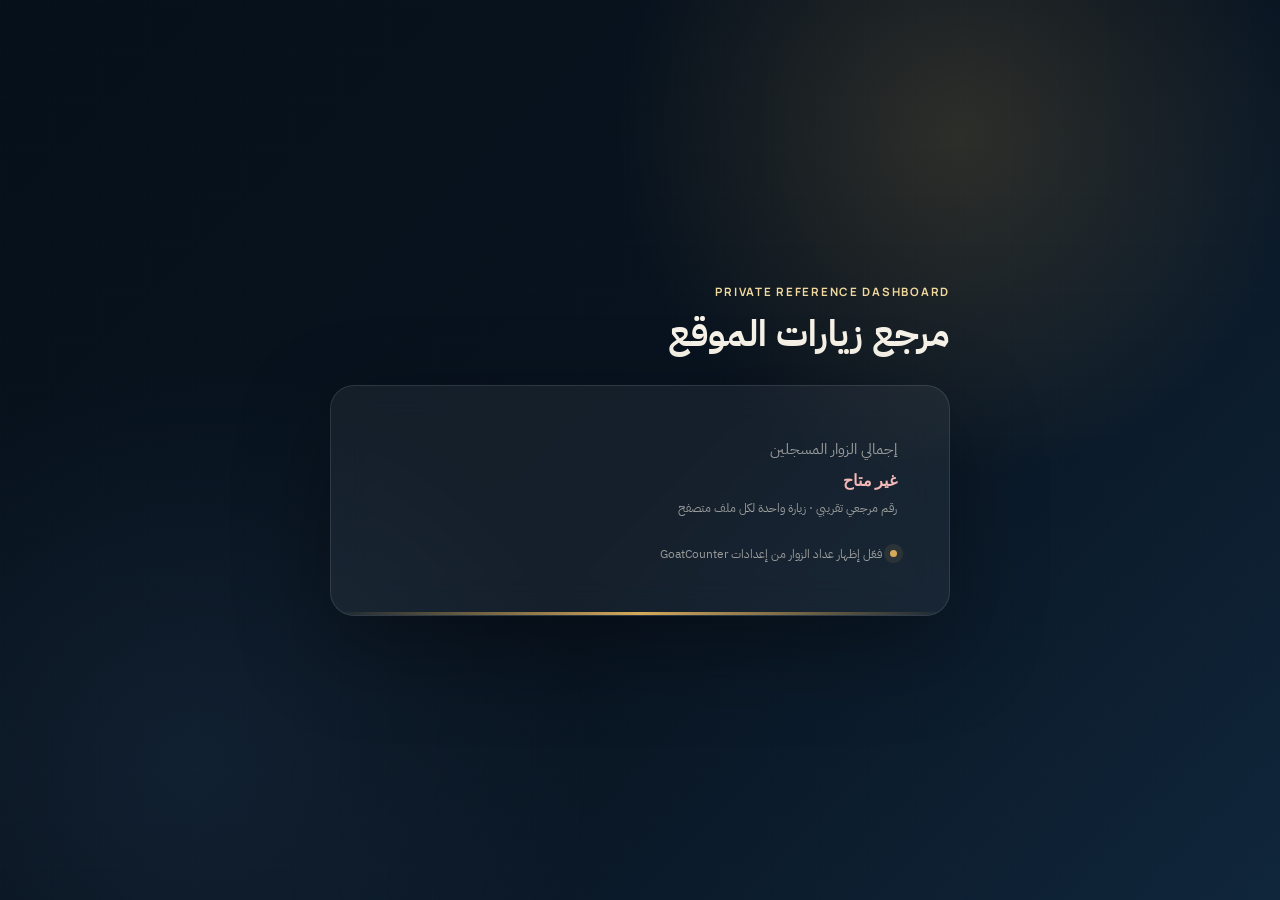
<file: visitor/index.html>
<!doctype html>
<html lang="ar" dir="rtl">
<head>
  <meta charset="utf-8">
  <meta name="viewport" content="width=device-width, initial-scale=1">
  <meta name="robots" content="noindex, nofollow, noarchive">
  <meta name="referrer" content="no-referrer">
  <title>مرجع الزيارات | Ahmad Alshehri</title>
  <link rel="preconnect" href="https://fonts.googleapis.com">
  <link rel="preconnect" href="https://fonts.gstatic.com" crossorigin>
  <link href="https://fonts.googleapis.com/css2?family=IBM+Plex+Sans+Arabic:wght@400;500;600;700&family=Manrope:wght@600;700;800&display=swap" rel="stylesheet">
  <style>
    :root {
      color-scheme: dark;
      --navy: #08131f;
      --navy-soft: #10263b;
      --gold: #d5aa5a;
      --gold-soft: #f0d89e;
      --text: #f8f3e9;
      --muted: rgba(248, 243, 233, .58);
      --line: rgba(255, 255, 255, .11);
    }
    * { box-sizing: border-box; }
    body {
      margin: 0;
      min-height: 100vh;
      display: grid;
      place-items: center;
      padding: 24px;
      color: var(--text);
      font-family: "IBM Plex Sans Arabic", sans-serif;
      background:
        radial-gradient(circle at 75% 15%, rgba(213,170,90,.18), transparent 28%),
        radial-gradient(circle at 15% 85%, rgba(71,111,153,.15), transparent 30%),
        linear-gradient(135deg, #06101a, var(--navy) 52%, var(--navy-soft));
    }
    body::before {
      content: "";
      position: fixed;
      inset: 0;
      pointer-events: none;
      opacity: .055;
      background-image:
        linear-gradient(rgba(255,255,255,.18) 1px, transparent 1px),
        linear-gradient(90deg, rgba(255,255,255,.18) 1px, transparent 1px);
      background-size: 48px 48px;
    }
    main { position: relative; width: min(620px, 100%); }
    .eyebrow {
      margin: 0 0 13px;
      color: var(--gold-soft);
      font: 700 .72rem Manrope, sans-serif;
      letter-spacing: .15em;
      text-transform: uppercase;
    }
    h1 { margin: 0 0 28px; font-size: clamp(1.55rem, 4vw, 2.25rem); line-height: 1.25; }
    .card {
      position: relative;
      overflow: hidden;
      padding: clamp(28px, 7vw, 52px);
      border: 1px solid var(--line);
      border-radius: 24px;
      background: rgba(255,255,255,.055);
      box-shadow: 0 30px 90px rgba(0,0,0,.34);
      backdrop-filter: blur(18px);
    }
    .card::after {
      content: "";
      position: absolute;
      inset-inline: 0;
      bottom: 0;
      height: 3px;
      background: linear-gradient(90deg, transparent, var(--gold), transparent);
    }
    .label { margin: 0; color: var(--muted); font-size: .94rem; }
    .count {
      min-height: 1.12em;
      margin: 12px 0 8px;
      direction: ltr;
      text-align: right;
      color: var(--gold-soft);
      font: 800 clamp(4rem, 18vw, 7.5rem)/1 Manrope, sans-serif;
      letter-spacing: -.065em;
    }
    .note { margin: 0; color: var(--muted); font-size: .78rem; }
    .status { display: flex; align-items: center; gap: 8px; margin-top: 28px; color: var(--muted); font-size: .75rem; }
    .dot { width: 7px; height: 7px; border-radius: 50%; background: var(--gold); box-shadow: 0 0 0 6px rgba(213,170,90,.1); }
    .error { color: #f3b8b8; font-size: 1rem; letter-spacing: 0; }
  </style>
</head>
<body>
  <main aria-labelledby="page-title">
    <p class="eyebrow">Private reference dashboard</p>
    <h1 id="page-title">مرجع زيارات الموقع</h1>
    <section class="card" aria-live="polite" aria-busy="true" id="counterCard">
      <p class="label">إجمالي الزوار المسجلين</p>
      <div class="count" id="visitorCount">—</div>
      <p class="note">رقم مرجعي تقريبي · زيارة واحدة لكل ملف متصفح</p>
      <div class="status"><span class="dot"></span><span id="statusText">جارٍ تحديث الرقم…</span></div>
    </section>
  </main>
  <script>
    (function () {
      'use strict';
      var endpoint = 'https://ahmadalshehri.goatcounter.com/counter/TOTAL.json';
      var count = document.getElementById('visitorCount');
      var status = document.getElementById('statusText');
      var card = document.getElementById('counterCard');

      fetch(endpoint, { cache: 'no-store', credentials: 'omit' })
        .then(function (response) {
          if (!response.ok) throw new Error('Counter unavailable');
          return response.json();
        })
        .then(function (data) {
          count.textContent = data.count || '0';
          status.textContent = 'آخر تحديث: ' + new Intl.DateTimeFormat('ar-SA', {
            dateStyle: 'medium', timeStyle: 'short'
          }).format(new Date());
          card.setAttribute('aria-busy', 'false');
        })
        .catch(function () {
          count.textContent = 'غير متاح';
          count.classList.add('error');
          status.textContent = 'فعّل إظهار عداد الزوار من إعدادات GoatCounter';
          card.setAttribute('aria-busy', 'false');
        });
    })();
  </script>
</body>
</html>
</file>
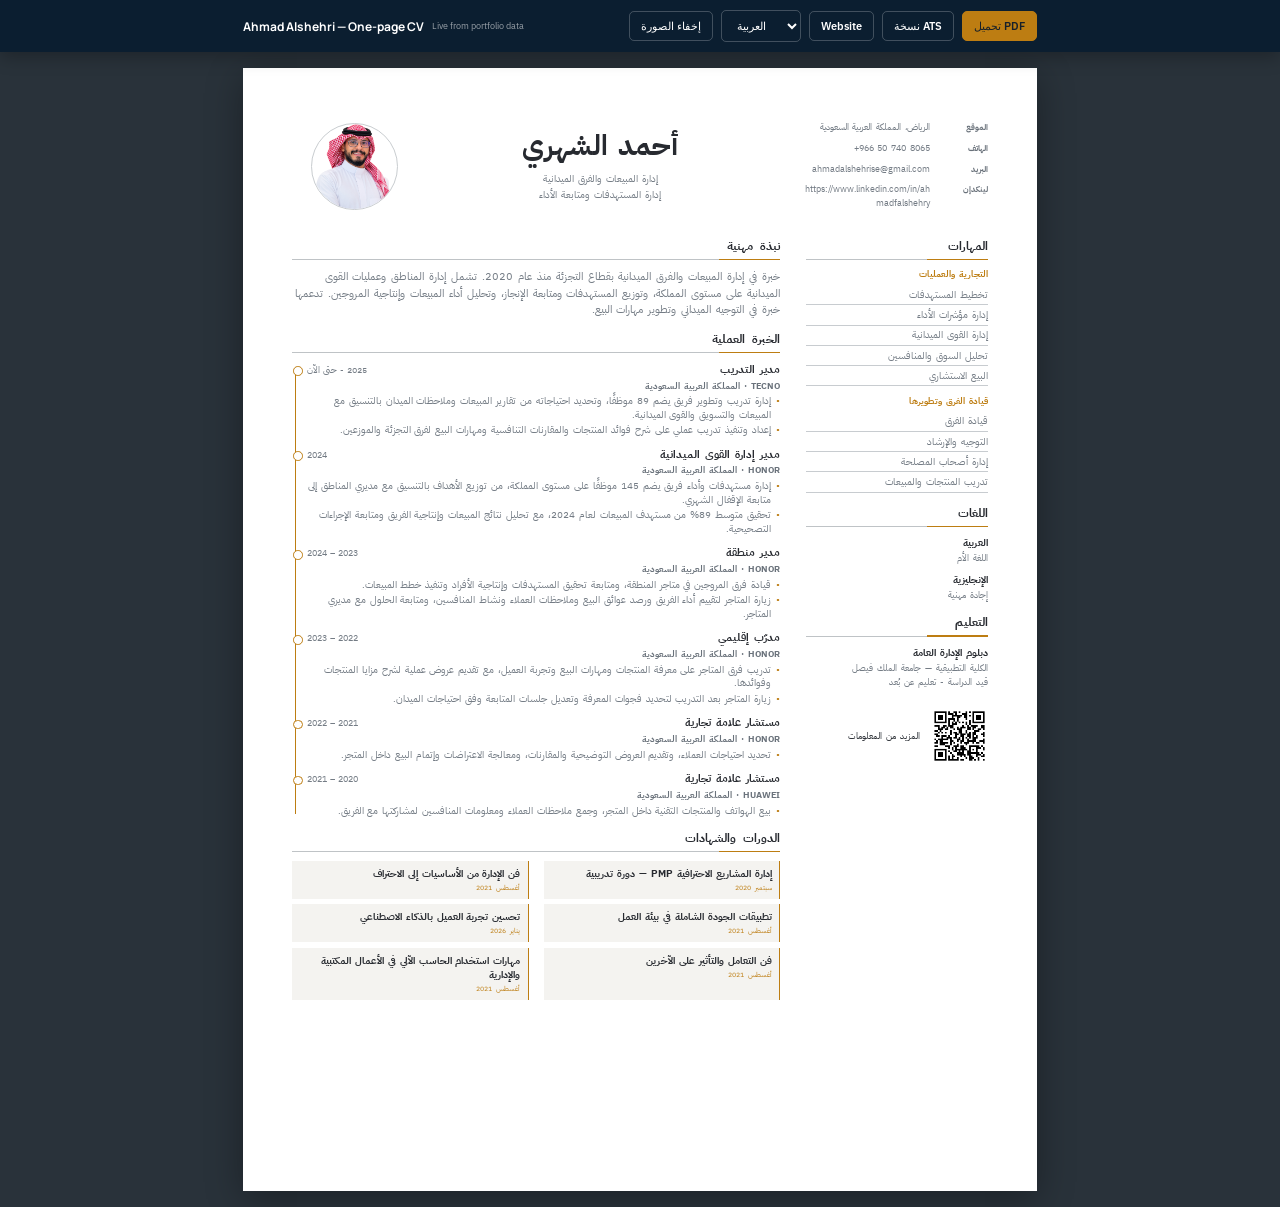
<file: cv-preview.html>
<!doctype html>
<html lang="en"><head><meta charset="utf-8"><meta name="robots" content="noindex,nofollow"><title>CV Preview</title></head>
<body><script>location.replace('cv.html'+location.search+location.hash)</script></body></html>
</file>
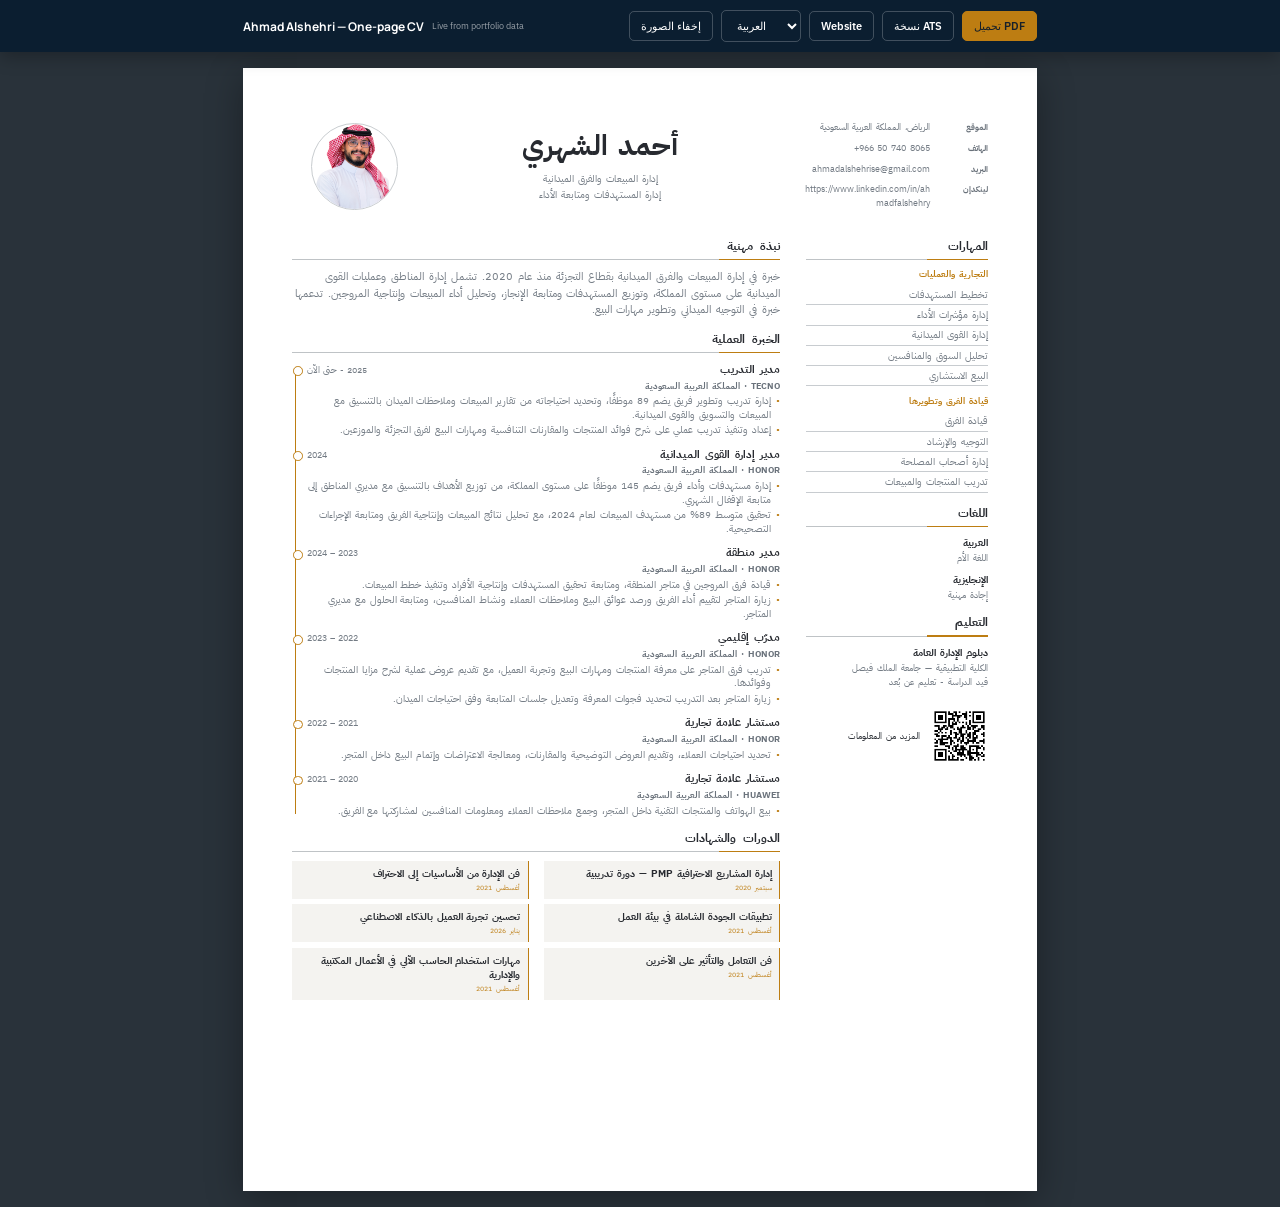
<file: cv.html>
<!doctype html>
<html lang="ar" dir="rtl">
<head>
<meta charset="utf-8"><meta name="viewport" content="width=device-width,initial-scale=1">
<meta name="robots" content="noindex,nofollow"><title>Ahmad Alshehri — Professional CV</title>
<link rel="preconnect" href="https://fonts.googleapis.com"><link rel="preconnect" href="https://fonts.gstatic.com" crossorigin>
<link href="https://fonts.googleapis.com/css2?family=Manrope:wght@500;600;700;800&family=IBM+Plex+Sans:wght@400;500;600;700&family=IBM+Plex+Sans+Arabic:wght@400;500;600;700&display=swap" rel="stylesheet">
<style>
:root{--navy:#272a30;--gold:#bd7d12;--ink:#30343a;--muted:#747c85;--line:#bfc3c6;--wash:#f4f3f0;--body:'IBM Plex Sans',sans-serif;--display:'Manrope',sans-serif}
*{box-sizing:border-box}html,body{margin:0}body{background:#29323a;color:var(--ink);font-family:var(--body);font-size:8pt;line-height:1.36;font-synthesis:none}
.toolbar{position:sticky;top:0;z-index:5;display:flex;align-items:center;gap:8px;padding:10px max(16px,calc((100vw - 210mm)/2));background:#0b1e30;color:#fff;box-shadow:0 5px 18px #0004;direction:ltr}.toolbar b{font:700 12px var(--display)}.toolbar small{opacity:.58}.toolbar .push{margin-left:auto}.toolbar a,.toolbar button,.toolbar select{border:1px solid #ffffff38;background:transparent;color:#fff;border-radius:5px;padding:7px 11px;font:600 11px var(--body);text-decoration:none;cursor:pointer}.toolbar .primary{background:var(--gold);border-color:var(--gold);color:#17202a}.toolbar .tag{color:#f0ca84;border-color:#b8893d66}
.page{width:210mm;height:297mm;margin:16px auto;background:#fff;box-shadow:0 8px 35px #0005;overflow:hidden;padding:15mm 15.5mm 10mm;position:relative}
.head{height:31mm;display:grid;grid-template-columns:49mm minmax(0,1fr) 28mm;grid-template-areas:'contact identity photo';gap:7mm;align-items:center;margin-bottom:6mm}.photo{grid-area:photo;width:23mm;height:23mm;border-radius:50%;object-fit:cover;object-position:center 18%;border:1px solid #c9cdd0;background:#fff}.identity{grid-area:identity;text-align:center;align-self:center}.identity h1{margin:0;color:var(--navy);font:800 22pt/1.05 var(--display)}.identity p{margin:2.2mm 0 0;color:var(--muted);font:500 7.4pt/1.45 var(--display)}.contact{grid-area:contact;display:grid;gap:1.6mm;color:var(--muted);font-size:6.7pt}.contact div{display:grid;grid-template-columns:minmax(0,1fr) 11mm;gap:2.2mm;align-items:start}.contact b{grid-column:2;color:#69717a;font-size:6pt;letter-spacing:0}.contact span{grid-column:1;grid-row:1;overflow-wrap:anywhere}.page:not(.sec-ar) .head{grid-template-columns:28mm minmax(0,1fr) 55mm;grid-template-areas:'photo identity contact';gap:7mm}.page:not(.sec-ar) .contact{font-size:6.25pt;gap:1.45mm}.page:not(.sec-ar) .contact div{grid-template-columns:15mm minmax(0,1fr);gap:2mm}.page:not(.sec-ar) .contact b{grid-column:1}.page:not(.sec-ar) .contact span{grid-column:2;overflow-wrap:normal;word-break:normal;line-height:1.3}
.page.no-photo .photo{display:none}.page.no-photo .head{grid-template-columns:49mm minmax(0,1fr);grid-template-areas:'contact identity';padding-inline:14mm}.page.no-photo:not(.sec-ar) .head{grid-template-columns:minmax(0,1fr) 55mm;grid-template-areas:'identity contact'}
.cv-embed body,.cv-export-a4 body{background:#fff}.cv-embed .toolbar,.cv-export-a4 .toolbar{display:none}.cv-embed .page,.cv-export-a4 .page{margin:0;box-shadow:none}
.grid{display:grid;grid-template-columns:minmax(0,1fr) 55mm;grid-template-areas:'main side';gap:8mm;align-items:start;direction:ltr}.main{grid-area:main;min-width:0;direction:rtl}.side{grid-area:side;min-width:0;direction:rtl}.page:not(.sec-ar) .grid{grid-template-columns:55mm minmax(0,1fr);grid-template-areas:'side main'}.page:not(.sec-ar) .main,.page:not(.sec-ar) .side{direction:ltr}.section{margin-bottom:3.2mm}.section:last-child{margin-bottom:0}h2{position:relative;margin:0 0 2.1mm;padding-bottom:1.15mm;border-bottom:1px solid var(--line);color:var(--navy);font:800 8.8pt var(--display);letter-spacing:.03em;text-transform:none}h2:after{content:"";position:absolute;inset-inline-start:0;bottom:-1px;width:16mm;height:1.4px;background:var(--gold)}p{margin:0;color:var(--muted)}.summary{font-size:6.85pt;line-height:1.5;text-align:justify}
.scope{display:grid;grid-template-columns:repeat(2,minmax(0,1fr));gap:1.5mm 4mm}.chip{background:var(--wash);border-inline-start:1.5px solid var(--gold);padding:1.45mm 1.7mm;color:var(--ink);font:500 6.4pt/1.2 var(--body)}
.metrics{display:grid;gap:2.2mm}.metric{display:flex;gap:2mm;align-items:center;justify-content:space-between;min-height:10.2mm;padding:2mm 2.5mm;background:var(--wash);border-inline-start:1.5px solid var(--gold)}.metric strong{flex:0 0 auto;color:var(--navy);font:800 11.5pt/1 var(--display)}.metric span{color:var(--muted);font-size:6.2pt;line-height:1.25}.sec-ar .metric{direction:ltr}.sec-ar .metric span{direction:rtl;text-align:right}
.timeline{position:relative;padding-inline-end:4mm}.timeline:before{content:"";position:absolute;inset-inline-end:.6mm;top:1.6mm;bottom:1mm;width:1px;background:var(--gold)}.job{position:relative;margin-bottom:2.2mm}.job:before{content:"";position:absolute;inset-inline-end:-3.8mm;top:1.2mm;width:2mm;height:2mm;border-radius:50%;background:#fff;border:1.2px solid var(--gold)}.job-head{display:flex;justify-content:space-between;gap:3mm;align-items:baseline}.job-title{color:var(--navy);font:700 7pt var(--display)}.when{white-space:nowrap;color:var(--muted);font:500 5.9pt var(--display)}.company{margin:.3mm 0;color:#6b737c;font:700 5.7pt var(--display)}.job ul{list-style:none;padding:0;margin:0}.job li{position:relative;padding-inline-start:2mm;margin:.3mm 0;color:var(--muted);font-size:5.85pt;line-height:1.25}.job li:before{content:'•';position:absolute;inset-inline-start:0;color:var(--gold)}
.page:not(.sec-ar) .job{padding-right:25mm;min-height:10mm}.page:not(.sec-ar) .job-head{display:block}.page:not(.sec-ar) .when{position:absolute;right:2.5mm;top:.15mm;width:20mm;text-align:right}.page:not(.sec-ar) .job-title,.page:not(.sec-ar) .company,.page:not(.sec-ar) .job ul{max-width:100%}
.group{margin-bottom:2.5mm}.group b{display:block;margin-bottom:.9mm;color:var(--gold);font:700 6.25pt var(--display)}.list{list-style:none;padding:0;margin:0}.list li{padding:.58mm 0;border-bottom:1px solid #c8ccd0;color:var(--muted);font-size:6.3pt}.lang,.edu{margin-bottom:2.3mm}.lang b,.edu b,.cert b{display:block;color:var(--navy);font-size:6.7pt}.lang span,.edu span,.cert span{color:var(--muted);font-size:6.15pt}.bar{display:none}.certs{display:grid;grid-template-columns:repeat(2,minmax(0,1fr));gap:1.5mm 4mm}.cert{background:var(--wash);border-inline-start:1.5px solid var(--gold);padding:1.4mm 1.8mm}.cert span{display:none}.cert em{display:block;color:var(--gold);font-style:normal;font-size:5.6pt;margin-top:.4mm}
.sec-ar,.sec-ar *{font-family:'IBM Plex Sans Arabic',sans-serif!important;letter-spacing:0!important;word-spacing:.5mm;font-kerning:normal;text-rendering:optimizeLegibility}.sec-ar .identity h1{font-weight:700;font-size:21pt;line-height:1.16;word-spacing:.8mm}.sec-ar .identity p{font-weight:400;font-size:7.35pt;line-height:1.62}.sec-ar h2{font-weight:700;font-size:9.15pt;line-height:1.4;margin-bottom:2.35mm;word-spacing:.9mm}.sec-ar .summary{font-size:7.05pt;line-height:1.68;text-align:right}.sec-ar .chip{font-size:6.65pt;line-height:1.4;padding:1.6mm 1.8mm}.sec-ar .job{margin-bottom:2.65mm}.sec-ar .job-title{font-size:7.25pt;line-height:1.4}.sec-ar .company{font-size:5.95pt;line-height:1.45;margin:.45mm 0}.sec-ar .job li{font-size:6pt;line-height:1.48;margin:.45mm 0;padding-inline-start:2.3mm}.sec-ar .group b{font-size:6.5pt;line-height:1.4;margin-bottom:1mm}.sec-ar .list li{font-size:6.45pt;line-height:1.45;padding:.68mm 0}.sec-ar .contact{font-size:6.75pt;line-height:1.55;gap:1.8mm;word-spacing:.25mm}.sec-ar .when{font-size:5.65pt;word-spacing:.2mm;flex:0 0 25mm;text-align:left}.sec-ar .metric span{font-size:6.3pt;line-height:1.45}.sec-ar .lang b,.sec-ar .edu b,.sec-ar .cert b{font-size:6.8pt;line-height:1.42}.sec-ar .cert{padding:1.55mm 1.9mm}.sec-ar .cert em{line-height:1.35;margin-top:.55mm}.sec-ar .job-title,.sec-ar .company,.sec-ar .group b,.sec-ar .lang b,.sec-ar .edu b,.sec-ar .cert b{font-weight:700}.sec-ar .when,.sec-ar .chip,.sec-ar .summary,.sec-ar .list li,.sec-ar .job li,.sec-ar .contact{font-weight:400}.sec-ar .metric strong{font-weight:700}
.sec-ar .contact div{direction:rtl;grid-template-columns:13mm minmax(0,1fr)}.sec-ar .contact b{grid-column:1;text-align:right}.sec-ar .contact span{grid-column:2;grid-row:1;text-align:right}.sec-ar .contact span.contact-ltr{direction:ltr;unicode-bidi:isolate;text-align:right}
@media screen and (max-width:820px){
html,body{width:100%;max-width:100%;overflow-x:hidden;background:#fff}
body{font-size:14px;line-height:1.55}
.toolbar{position:sticky;top:0;flex-wrap:wrap;padding:10px 12px;gap:7px}
.toolbar b{flex:1 1 100%;font-size:12px}.toolbar small,.toolbar .push{display:none}
.toolbar a,.toolbar button,.toolbar select{flex:1 1 auto;min-height:42px;padding:8px 10px;text-align:center}
.page{width:100%;height:auto;min-height:0;margin:0;padding:24px 18px 34px;box-shadow:none;overflow:visible}
.head,.page:not(.sec-ar) .head{height:auto;grid-template-columns:minmax(0,1fr);grid-template-areas:'photo' 'identity' 'contact';gap:14px;margin-bottom:28px;padding:0}
.page.no-photo .head,.page.no-photo:not(.sec-ar) .head{grid-template-columns:minmax(0,1fr);grid-template-areas:'identity' 'contact';padding:0}
.photo{width:104px;height:104px;justify-self:center}.identity h1,.sec-ar .identity h1{font-size:32px;line-height:1.2}.identity p,.sec-ar .identity p{font-size:14px;line-height:1.65;margin-top:8px}
.contact,.page:not(.sec-ar) .contact,.sec-ar .contact{width:100%;font-size:13px;line-height:1.5;gap:8px;word-spacing:normal}
.contact div{grid-template-columns:minmax(0,1fr) 72px;gap:10px}.page:not(.sec-ar) .contact div{grid-template-columns:72px minmax(0,1fr);gap:10px}.contact span{overflow-wrap:anywhere}
.grid,.page:not(.sec-ar) .grid{grid-template-columns:minmax(0,1fr);grid-template-areas:'main' 'side';gap:28px}
.side{border:0;border-top:1px solid var(--line);padding:24px 0 0}
.section{margin-bottom:26px}h2,.sec-ar h2{font-size:20px;line-height:1.4;margin-bottom:14px;padding-bottom:7px}
.summary,.sec-ar .summary{font-size:15px;line-height:1.85;text-align:start}
.scope,.certs{grid-template-columns:minmax(0,1fr);gap:8px}.chip,.sec-ar .chip{font-size:14px;line-height:1.5;padding:10px 12px}
.metrics{gap:10px}.metric{min-height:58px;padding:10px 13px}.metric strong{font-size:24px}.metric span,.sec-ar .metric span{font-size:13px;line-height:1.5}
.timeline{padding:0}.timeline:before,.job:before{display:none}
.job,.sec-ar .job,.page:not(.sec-ar) .job{min-height:0;margin-bottom:18px;padding:0 0 17px;border-bottom:1px solid #d9dcdf}
.job:last-child{border-bottom:0}.job-head,.page:not(.sec-ar) .job-head{display:flex;align-items:flex-start;justify-content:space-between;gap:12px}
.job-title,.sec-ar .job-title{font-size:16px;line-height:1.45}.when,.sec-ar .when,.page:not(.sec-ar) .when{position:static;flex:0 0 auto;width:auto;font-size:12px;line-height:1.45;text-align:inherit;word-spacing:normal}
.company,.sec-ar .company{font-size:13px;line-height:1.5;margin:3px 0 6px}.job li,.sec-ar .job li{font-size:14px;line-height:1.65;margin:4px 0;padding-inline-start:16px}
.group{margin-bottom:20px}.group b,.sec-ar .group b{font-size:14px;line-height:1.5;margin-bottom:7px}.list li,.sec-ar .list li{font-size:14px;line-height:1.5;padding:7px 0}
.lang,.edu{margin-bottom:16px}.lang b,.edu b,.cert b,.sec-ar .lang b,.sec-ar .edu b,.sec-ar .cert b{font-size:15px;line-height:1.5}.lang span,.edu span,.cert span{font-size:13px;line-height:1.5}
.cert,.sec-ar .cert{padding:11px 13px}.cert em,.sec-ar .cert em{font-size:12px;line-height:1.4;margin-top:4px}
}
@media print{html,body{background:#fff}.toolbar{display:none}.page{width:210mm!important;height:297mm!important;margin:0!important;padding:15mm 15.5mm 10mm!important;box-shadow:none!important;overflow:hidden!important}@page{size:A4;margin:0}}

/* More readable designed CV, followed by the plain single-column format. */
@media(min-width:821px),print{
.page{padding:12mm 13mm 10mm}.head{margin-bottom:5mm;height:28mm}
.grid{grid-template-columns:minmax(0,1fr) 48mm;gap:7mm}.page:not(.sec-ar) .grid{grid-template-columns:48mm minmax(0,1fr)}
.summary,.sec-ar .summary{font-size:8.2pt;line-height:1.5}.job li,.sec-ar .job li{font-size:7.3pt;line-height:1.4}.job-title,.sec-ar .job-title{font-size:8.5pt}.company,.sec-ar .company{font-size:6.8pt}.when,.sec-ar .when{font-size:6.5pt}.list li,.sec-ar .list li{font-size:7.3pt}.lang b,.edu b,.cert b,.sec-ar .lang b,.sec-ar .edu b,.sec-ar .cert b{font-size:7.4pt}.lang span,.edu span{font-size:7pt}
}
.ats-page{padding:12mm 15mm;height:297mm;font-family:Arial,'Noto Sans Arabic',sans-serif;font-size:9.5pt;line-height:1.3;color:#111}
.ats-page *{font-family:Arial,'Noto Sans Arabic',sans-serif!important;word-spacing:normal!important;letter-spacing:normal!important;color:#111!important}
.ats-page .head,.ats-page.no-photo .head,.ats-page:not(.sec-ar) .head{display:flex;flex-direction:column;align-items:stretch;height:auto;gap:2mm;margin:0 0 4mm;padding:0}
.ats-page .photo{display:none}.ats-page .identity{text-align:start}.ats-page .identity h1,.ats-page.sec-ar .identity h1{font-size:20pt;line-height:1.1}.ats-page .identity p,.ats-page.sec-ar .identity p{font-size:10pt;line-height:1.2;margin:1.5mm 0 0}.ats-page .identity p br{display:none}
.ats-page .contact,.ats-page.sec-ar .contact,.ats-page:not(.sec-ar) .contact{display:flex;flex-wrap:wrap;gap:1mm 4mm;font-size:8.5pt;line-height:1.25;direction:inherit}
.ats-page .contact div,.ats-page.sec-ar .contact div{display:block}.ats-page .contact b{display:none}.ats-page .contact span{overflow-wrap:normal;word-break:normal}.ats-page .contact span.contact-ltr{direction:ltr;unicode-bidi:isolate}
.ats-page h2,.ats-page.sec-ar h2{font-size:10.5pt;margin:0 0 1.5mm;padding:0;border:0}.ats-page h2:after{display:none}.ats-page .section{margin:0 0 3mm}.ats-page p,.ats-page .summary,.ats-page.sec-ar .summary{font-size:9.2pt;line-height:1.3;text-align:start}
.ats-page .timeline{padding:0}.ats-page .timeline:before,.ats-page .job:before,.ats-page .job li:before{display:none}
.ats-page .job,.ats-page.sec-ar .job,.ats-page:not(.sec-ar) .job{margin:0 0 2.6mm;padding:0;min-height:0;border:0;break-inside:avoid}.ats-page .job-head,.ats-page:not(.sec-ar) .job-head{display:block}.ats-page .job-title,.ats-page.sec-ar .job-title{display:inline;font-size:9.5pt;font-weight:700;line-height:1.3}.ats-page .when,.ats-page.sec-ar .when,.ats-page:not(.sec-ar) .when{position:static;display:inline;width:auto;font-size:8.5pt;margin-inline-start:3mm;white-space:nowrap}.ats-page .company,.ats-page.sec-ar .company{font-size:8.5pt;margin:0 0 .5mm}.ats-page .job li,.ats-page.sec-ar .job li{font-size:9.2pt;line-height:1.3;margin:0 0 .6mm;padding:0}.ats-page .job ul{list-style:disc;padding-inline-start:4mm}
@media screen and (max-width:820px){.ats-page{width:100%;height:auto;padding:20px}.ats-page .head{padding:0}.ats-page .identity h1{font-size:26px}.ats-page p,.ats-page .summary,.ats-page .job li{font-size:14px;line-height:1.6}.ats-page h2{font-size:18px}.ats-page .job-title{font-size:15px}.ats-page .contact{font-size:12px}.ats-page .section{margin-bottom:18px}}
@media print{.ats-page{padding:12mm 15mm!important}}
.more-info{display:flex;align-items:center;gap:3mm;margin-top:5mm;color:var(--ink);font-size:7pt;text-decoration:none}.more-info img{width:15mm;height:15mm;object-fit:contain}
</style></head>
<body>
<div class="toolbar"><b>Ahmad Alshehri — One-page CV</b><small>Live from portfolio data</small><span class="push"></span><button id="photoToggle" type="button"></button><select id="mode"><option value="ar">العربية</option><option value="en">English</option></select><a href="index.html">Website</a><a id="formatToggle" href="cv.html?format=ats&amp;lang=ar">ATS</a><a class="primary" id="download" href="downloads/Ahmad-Alshehri-CV-ar.pdf" download>Download PDF</a></div><main id="out"></main>
<script>
(function(){'use strict';
var ATS=new URLSearchParams(location.search).get('format')==='ats';
var FILES=['profile','settings','experience','achievements','skills','certifications','education','languages'],D={},L='ar',T=null;
function esc(s){return String(s==null?'':s).replace(/[&<>"']/g,function(c){return{'&':'&amp;','<':'&lt;','>':'&gt;','"':'&quot;',"'":'&#39;'}[c]})}
function t(v,l){l=l||L;return v==null?'':typeof v==='string'?v:(v[l]||v.en||v.ar||'')}
function vis(a){return(a||[]).filter(function(x){return x.visible!==false}).sort(function(a,b){return(a.order||0)-(b.order||0)})}
function uniq(a){var s={};return a.filter(function(x){var k=x.toLowerCase().replace(/[^a-z0-9\u0600-\u06ff]/g,'');if(!k||s[k])return false;s[k]=1;return true})}
function score(s){var n=0;s=String(s||'');if(/\d|%|KSA|regional|المملكة|إقليمي/.test(s))n+=5;if(/achiev|lead|manage|deliver|build|launch|تحقيق|قياد|إدار|إطلاق/i.test(s))n+=3;return n-Math.floor(s.length/170)}
function fallbackBullets(r,l,max){var a=[];(r.achievements||[]).forEach(function(x){a.push(t(x,l))});(((r.responsibilities||{})[l])||[]).forEach(function(x){a.push(x)});return uniq(a).slice(0,max)}
function bullets(r,l,max){var idx=T&&T.bulletSelection&&T.bulletSelection[r.id],arr=((r.responsibilities||{})[l])||[];if(idx&&idx.length){var picked=idx.map(function(i){return arr[i]}).filter(Boolean).slice(0,max);if(picked.length)return picked}return fallbackBullets(r,l,max)}
function section(title,body,cl){return'<section class="section '+(cl||'')+'"><h2>'+esc(title)+'</h2>'+body+'</section>'}
function byIds(list,ids){var map={};(list||[]).forEach(function(x){map[x.id]=x});return(ids||[]).map(function(id){return map[id]}).filter(Boolean)}
function render(l){L=l;var ar=l==='ar',p=D.profile,c=p.contact,roles=vis(D.experience.items);var labels=ar?{about:'نبذة مهنية',scope:'نطاق الخبرة',impact:'المسيرة المهنية',exp:'الخبرة العملية',skills:'المهارات',edu:'التعليم',cert:'الدورات والشهادات',langs:'اللغات',commercial:'التجارية والعمليات',leadership:'قيادة الفرق وتطويرها'}:{about:'Summary',scope:'Core Expertise',impact:'Career at a Glance',exp:'Work Experience',skills:'Skills',edu:'Education',cert:'Courses & Certifications',langs:'Languages',commercial:'Commercial & Operations',leadership:'Team Leadership & Development'};
var contact=[[ar?'الموقع':'LOCATION',t(c.location,l)],[ar?'الهاتف':'PHONE',c.phone],[ar?'البريد':'EMAIL',c.email],[ar?'لينكدإن':'LINKEDIN',c.linkedin]].filter(function(x){return x[1]}).map(function(x){var value=x[1];if(!ar&&x[0]==='LINKEDIN')value=String(value).replace(/^https?:\/\/(www\.)?/,'').replace(/\/$/,'');var ltr=x[0]!== (ar?'الموقع':'LOCATION');return'<div><b>'+esc(x[0])+'</b><span'+(ltr?' class="contact-ltr"':'')+'>'+esc(value)+'</span></div>'}).join('');
var defaultHeadline=ar?['إدارة المبيعات والفرق الميدانية','إدارة المستهدفات ومتابعة الأداء']:['Sales & Field Force Management','Sales Targets & Performance Management'];
var headline=T&&T.headline&&T.headline[l]&&T.headline[l].length?T.headline[l]:defaultHeadline;
var head='<header class="head"><div class="identity"><h1>'+esc(t(p.name,l))+'</h1><p>'+headline.map(esc).join(ATS?' | ':'<br>')+'</p></div><div class="contact">'+contact+'</div><img class="photo" src="'+esc(p.photo||'')+'" alt=""></header>';
var all=vis(D.skills.items),commercial=T?byIds(all,T.commercialSkillIds).slice(0,5):byIds(all,['skl-2','skl-12','skl-10','skl-16','skl-4']),leadership=T?byIds(all,T.leadershipSkillIds).slice(0,5):byIds(all,['skl-17','skl-18','skl-20','skl-27']);
function group(title,items){return'<div class="group"><b>'+esc(title)+'</b><ul class="list">'+items.map(function(x){return'<li>'+esc(t(x.name,l))+'</li>'}).join('')+'</ul></div>'}
var side=section(labels.skills,group(labels.commercial,commercial)+group(labels.leadership,leadership))+section(labels.langs,vis(D.languages.items).map(function(x,i){return'<div class="lang"><b>'+esc(t(x.name,l))+'</b><span>'+esc(t(x.level,l))+'</span><div class="bar"><i style="width:'+(i?78:100)+'%"></i></div></div>'}).join(''))+section(labels.edu,vis(D.education.items).map(function(x){var status=t(x.status,l);return'<div class="edu"><b>'+esc(t(x.program,l))+'</b><span>'+esc(t(x.institution,l))+'<br>'+esc(status)+'</span></div>'}).join(''));
var jobs='<div class="timeline">'+roles.map(function(r,i){return'<article class="job"><div class="job-head"><p class="job-title">'+esc(t(r.title,l))+'</p><time class="when">'+esc(t(r.period,l))+'</time></div><p class="company">'+esc(r.company)+' · '+esc(t(r.location,l))+'</p><ul>'+bullets(r,l,i<4?2:1).map(function(b){return'<li>'+esc(b)+'</li>'}).join('')+'</ul></article>'}).join('')+'</div>';
var certItems=T?byIds(vis(D.certifications.items),T.certIds):vis(D.certifications.items);
var certs=certItems.slice(0,ATS?4:6).map(function(x){return'<div class="cert"><b>'+esc(t(x.name,l))+'</b><span>'+esc(t(x.provider,l))+'</span><em>'+esc(t(x.dateLabel,l))+'</em></div>'}).join('');
var summary=T&&T.summary&&T.summary[l]?T.summary[l]:t(p.cvSummary||p.lede,l);
var main=section(labels.about,'<p class="summary">'+esc(summary)+'</p>')+section(labels.exp,jobs)+section(labels.cert,'<div class="certs">'+certs+'</div>');
if(ATS){var skills=uniq(commercial.concat(leadership).map(function(x){return t(x.name,l)}));var education=vis(D.education.items).map(function(x){return '<p><strong>'+esc(t(x.program,l))+'</strong> | '+esc(t(x.institution,l))+' | '+esc(t(x.status,l))+'</p>'}).join('');var languages=vis(D.languages.items).map(function(x){return esc(t(x.name,l))+': '+esc(t(x.level,l))}).join(' | ');main=section(labels.about,'<p class="summary">'+esc(summary)+'</p>')+section(labels.exp,jobs)+section(labels.skills,'<p>'+skills.map(esc).join(' · ')+'</p>')+section(labels.edu,education)+section(labels.langs,'<p>'+languages+'</p>')+section(labels.cert,certItems.slice(0,4).map(function(x){return '<p>'+esc(t(x.name,l))+' | '+esc(t(x.dateLabel,l))+'</p>'}).join(''));return '<article class="page ats-page'+(ar?' sec-ar':'')+'" dir="'+(ar?'rtl':'ltr')+'">'+head+'<div class="ats-content">'+main+'</div></article>'}
return'<article class="page'+(ar?' sec-ar':'')+'" dir="'+(ar?'rtl':'ltr')+'">'+head+'<div class="grid"><div class="main">'+main+'</div><aside class="side">'+side+'<a class="more-info" href="https://hamodft.github.io/ahmadalshehri/"><img src="assets/profile/portfolio-qr.png" width="57" height="57" alt="QR"><span>'+(ar?'المزيد من المعلومات':'Get more information')+'</span></a></aside></div></article>'}
function photoVisible(){return localStorage.getItem('cvPreviewPhoto')!=='hidden'}
function applyPhoto(){var show=photoVisible(),page=document.querySelector('.page'),btn=document.getElementById('photoToggle'),ar=document.getElementById('mode').value==='ar';if(page)page.classList.toggle('no-photo',!show);btn.textContent=show?(ar?'إخفاء الصورة':'Hide photo'):(ar?'إظهار الصورة':'Show photo');btn.setAttribute('aria-pressed',show?'true':'false')}
function sync(){var l=document.getElementById('mode').value;document.getElementById('out').innerHTML=render(l);document.documentElement.lang=l;document.documentElement.dir=l==='ar'?'rtl':'ltr';document.documentElement.classList.toggle('ats-mode',ATS);var d=document.getElementById('download');d.href='downloads/Ahmad-Alshehri-CV-'+(ATS?'ATS-':'')+l+'.pdf';d.download='Ahmad-Alshehri-CV-'+(ATS?'ATS-':'')+l+'.pdf';d.textContent=l==='ar'?'تحميل PDF':'Download PDF';var f=document.getElementById('formatToggle');f.href='cv.html?lang='+l+(ATS?'':'&format=ats');f.textContent=ATS?(l==='ar'?'نسخة العرض':'Designed version'):(l==='ar'?'نسخة ATS':'ATS version');document.getElementById('photoToggle').hidden=ATS;if(!document.documentElement.classList.contains('cv-embed'))history.replaceState(null,'','?lang='+l+(ATS?'&format=ats':''));if(!ATS)applyPhoto()}
var q=new URLSearchParams(location.search),lang=q.get('lang'),local=q.get('local')==='1',requestId=q.get('request')||'';if(lang==='ar'||lang==='en')document.getElementById('mode').value=lang;if(local)document.documentElement.classList.add('cv-embed');var selection=local?Promise.resolve(window.parent&&window.parent.__AA_TAILORED_RESULT__):(requestId?fetch('tailor/request.json?v='+encodeURIComponent(requestId),{cache:'no-store'}).then(function(r){if(!r.ok)throw Error('tailor/request.json');return r.json()}):Promise.resolve(null));
Promise.all(FILES.map(function(f){return fetch('data/'+f+'.json',{cache:'no-store'}).then(function(r){if(!r.ok)throw Error(f);return r.json()})}).concat([selection])).then(function(a){FILES.forEach(function(f,i){D[f]=a[i]});T=a[a.length-1];sync();document.getElementById('mode').onchange=sync;document.getElementById('photoToggle').onclick=function(){localStorage.setItem('cvPreviewPhoto',photoVisible()?'hidden':'shown');applyPhoto()};var download=document.getElementById('download');window.__TAILORED_READY__=true}).catch(function(e){window.__TAILORED_ERROR__=e.message;document.getElementById('out').innerHTML='<div class="page"><h1>Could not load CV data</h1><p>'+esc(e.message)+'</p></div>';window.__TAILORED_READY__=true});
})();
</script></body></html>
</file>
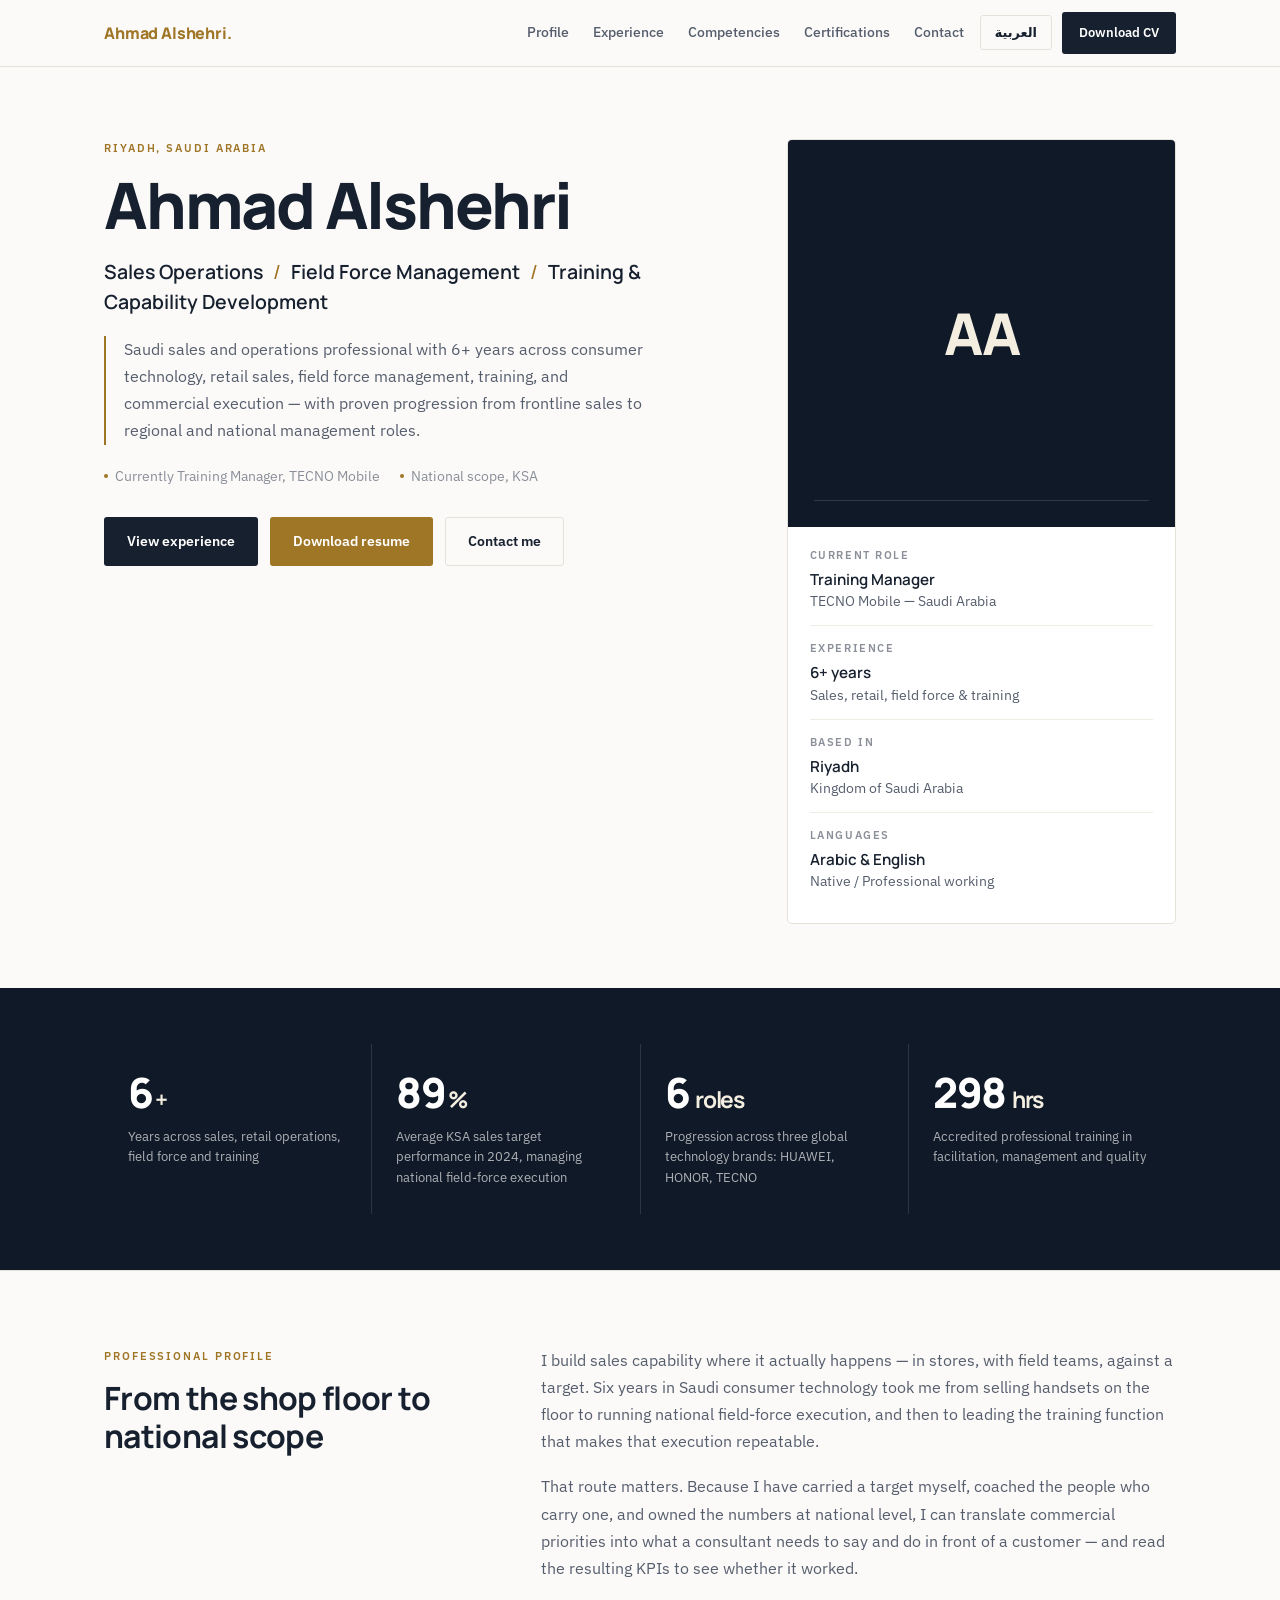
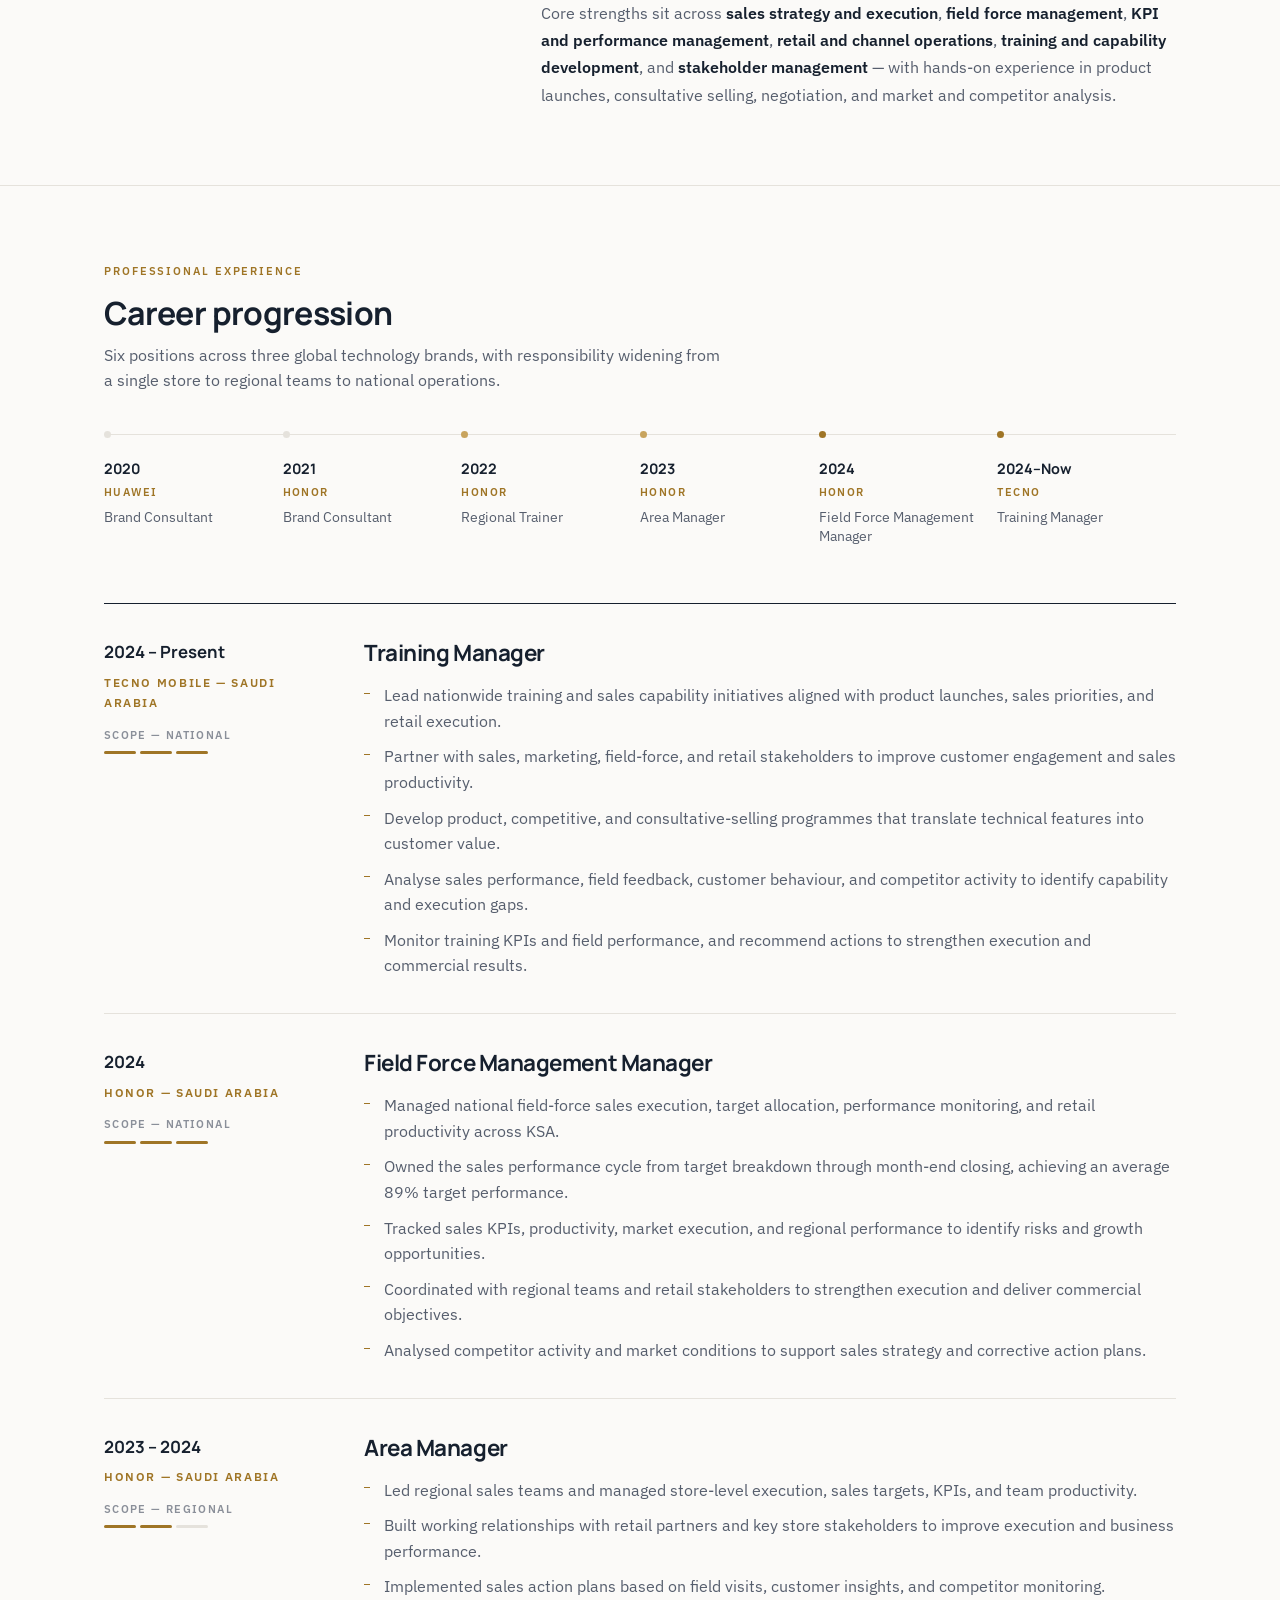
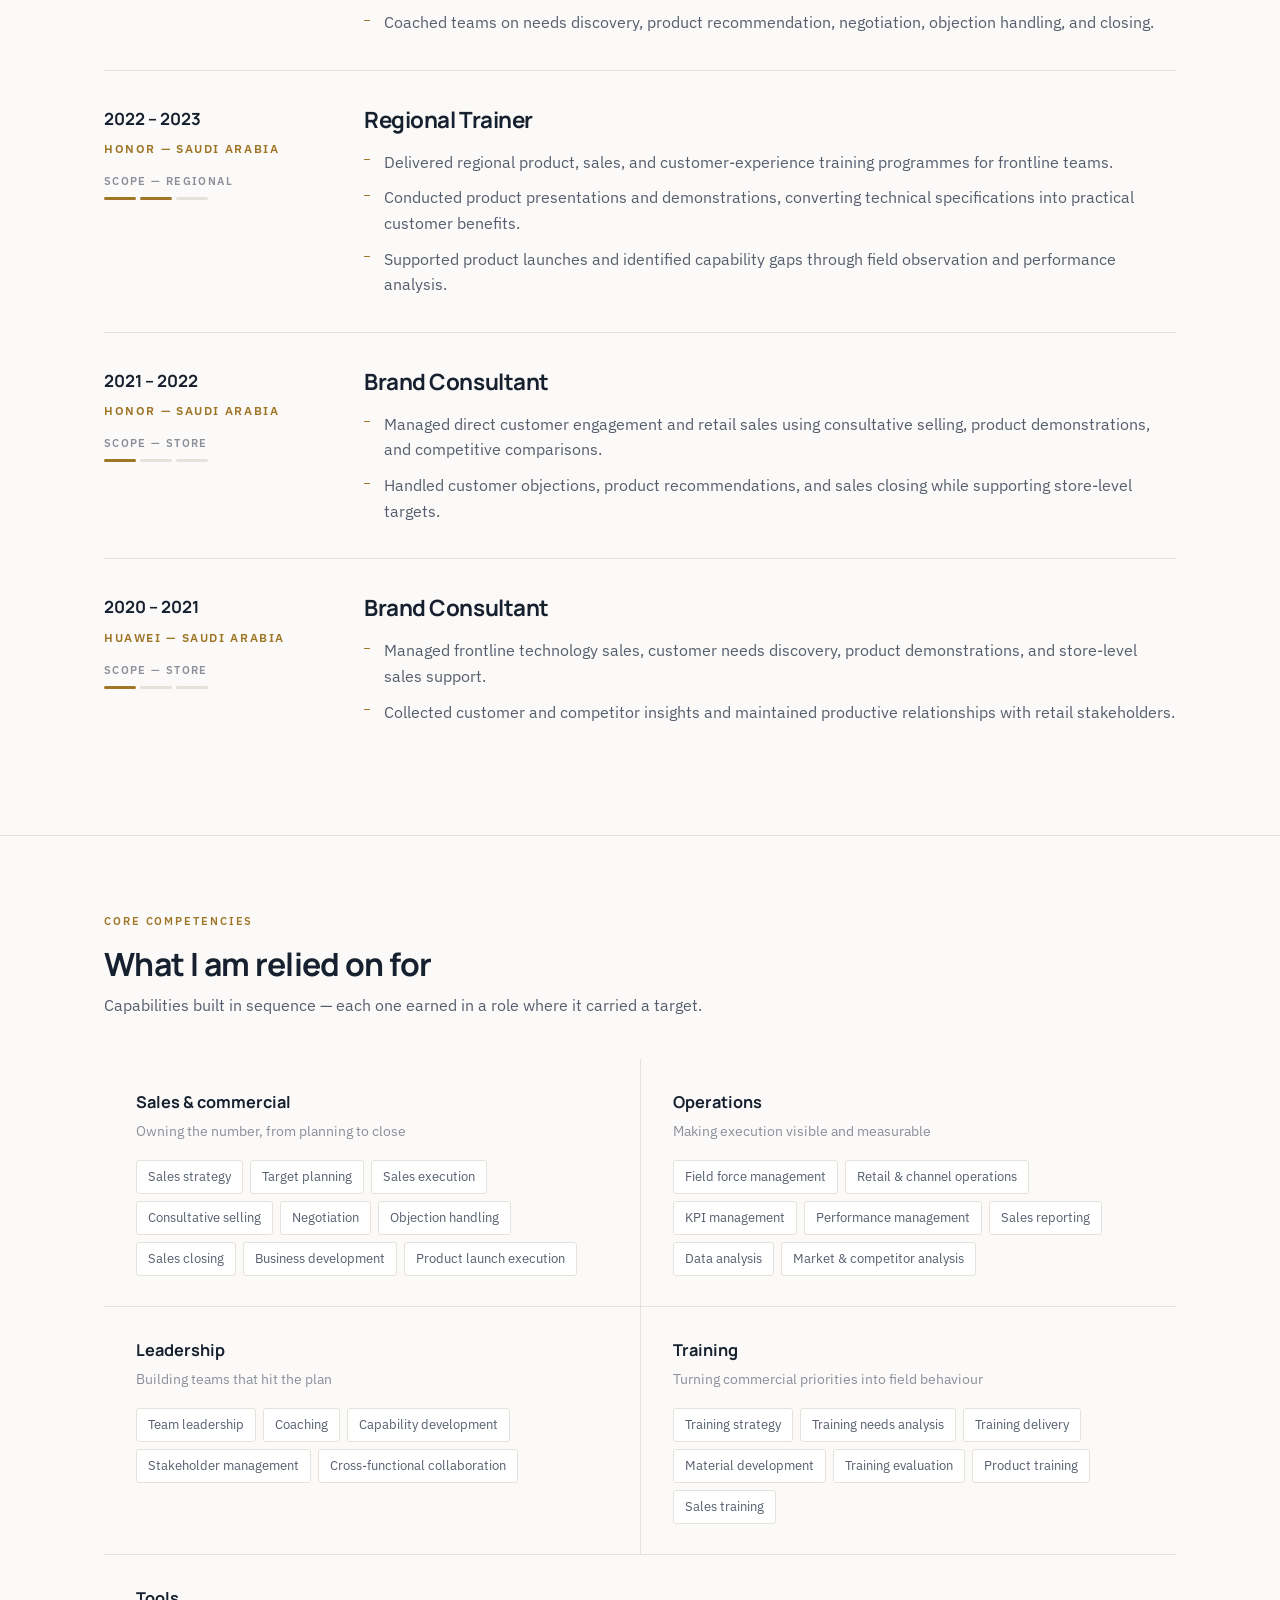
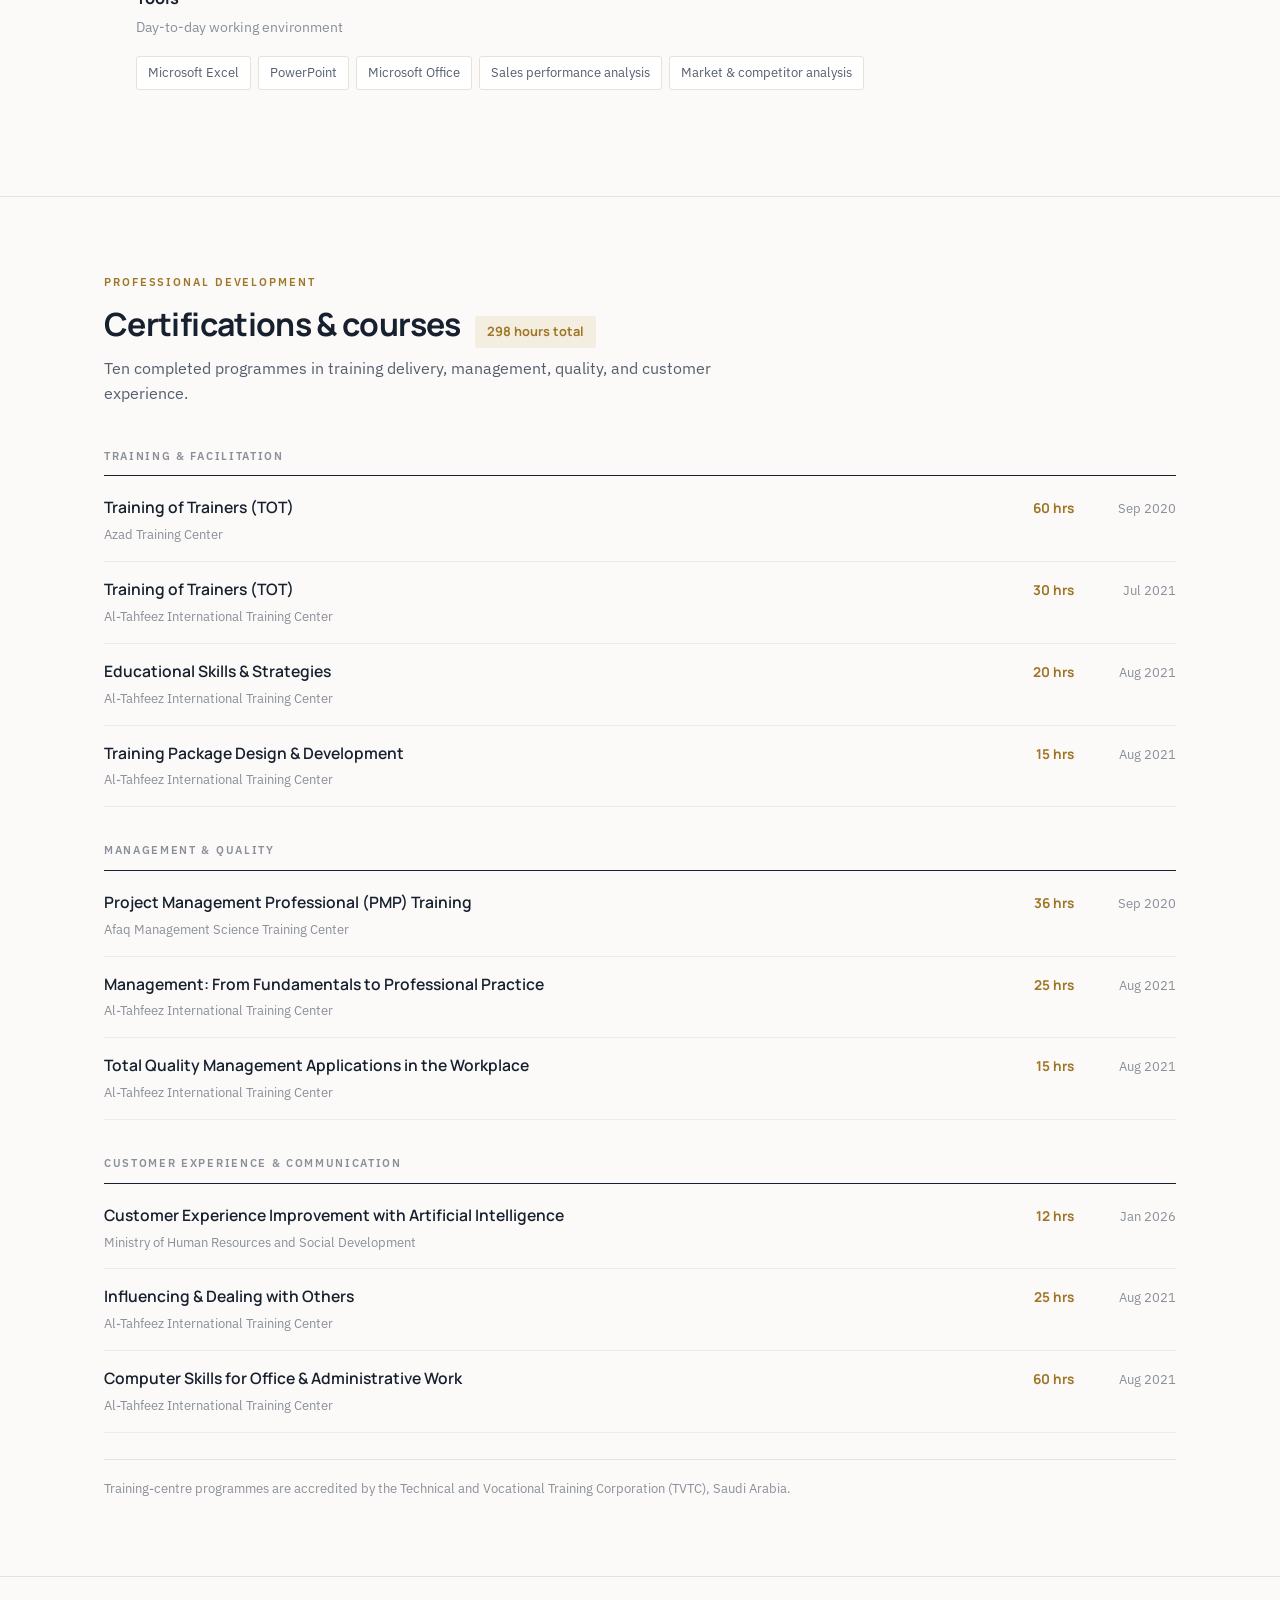
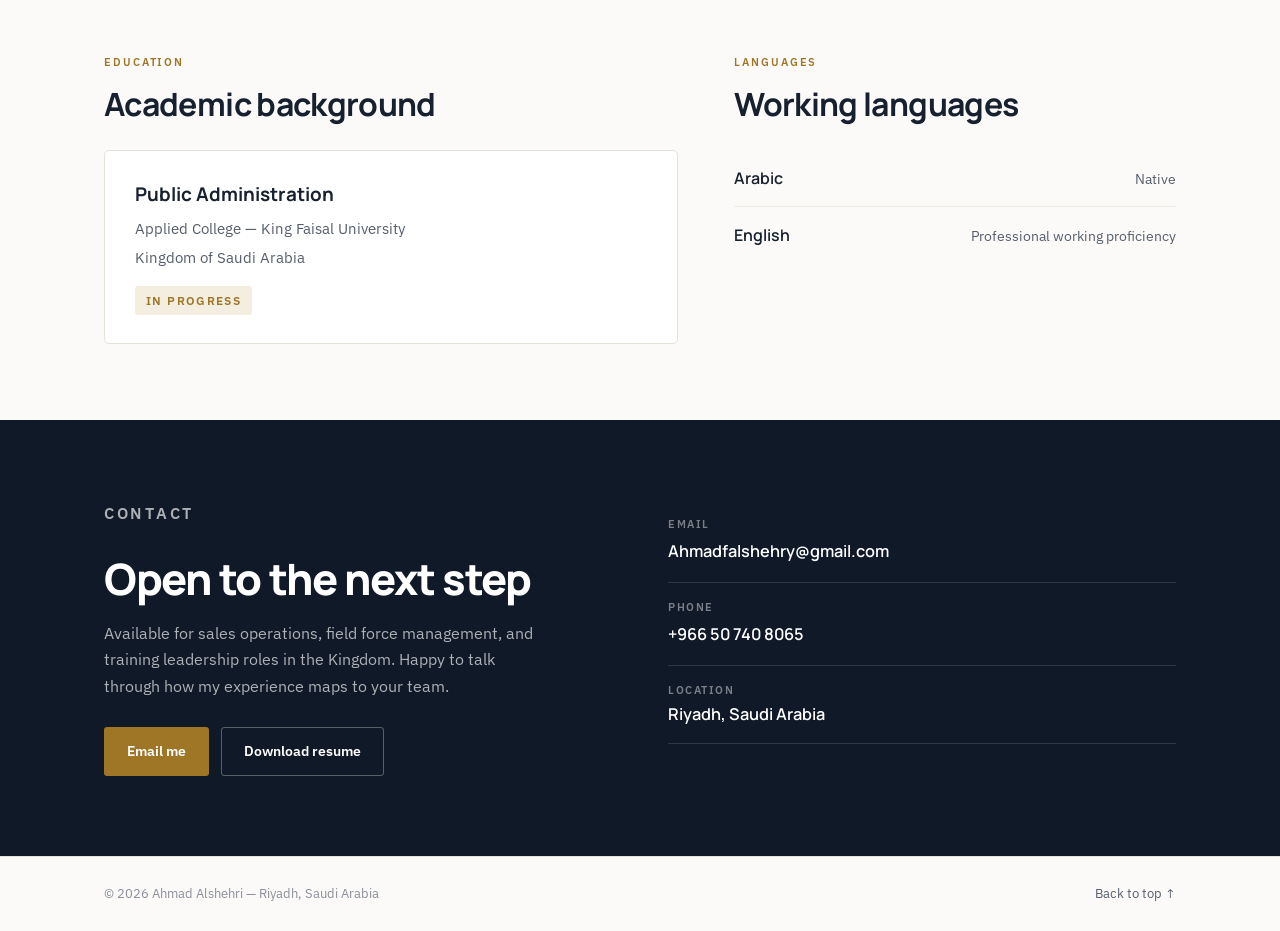
<file: index (1).html>
<!DOCTYPE html>
<html lang="en" dir="ltr">
<head>
<meta charset="utf-8">
<meta name="viewport" content="width=device-width, initial-scale=1">
<title>Ahmad Alshehri | Sales Operations, Field Force &amp; Training Manager</title>
<meta name="description" content="Professional profile of Ahmad Alshehri, a Saudi sales operations, field force management, and training professional with experience across national retail operations, team leadership, KPI management, and capability development.">
<meta name="author" content="Ahmad Alshehri">
<meta name="theme-color" content="#16202E">
<link rel="canonical" href="https://example.com/">

<meta property="og:type" content="profile">
<meta property="og:title" content="Ahmad Alshehri | Sales Operations, Field Force &amp; Training Manager">
<meta property="og:description" content="Saudi sales and operations professional with 6+ years across consumer technology retail, field force management, and training. Progression from frontline sales to national management.">
<meta property="og:locale" content="en_US">
<meta property="og:locale:alternate" content="ar_SA">
<meta property="og:url" content="https://example.com/">
<meta property="profile:first_name" content="Ahmad">
<meta property="profile:last_name" content="Alshehri">
<meta name="twitter:card" content="summary_large_image">
<meta name="twitter:title" content="Ahmad Alshehri | Sales Operations, Field Force &amp; Training Manager">
<meta name="twitter:description" content="Saudi sales and operations professional with 6+ years across consumer technology retail, field force management, and training.">

<link rel="preconnect" href="https://fonts.googleapis.com">
<link rel="preconnect" href="https://fonts.gstatic.com" crossorigin>
<link href="https://fonts.googleapis.com/css2?family=Manrope:wght@500;600;700;800&family=IBM+Plex+Sans:wght@400;500;600&family=IBM+Plex+Sans+Arabic:wght@400;500;600;700&display=swap" rel="stylesheet">

<style>
:root{
  --bg:#FBFAF8;
  --surface:#FFFFFF;
  --ink:#16202E;
  --ink-soft:#565E6D;
  --ink-mute:#8A8F99;
  --line:#E5E2DC;
  --line-soft:#EFECE6;
  --gold:#9F7526;
  --gold-tint:#F4EEE1;
  --navy:#101927;
  --wrap:1120px;
  --display:'Manrope',system-ui,-apple-system,'Segoe UI',sans-serif;
  --body:'IBM Plex Sans',system-ui,-apple-system,'Segoe UI',sans-serif;
}

/* ===== language switching ===== */
html[lang="en"] .ar,
html[lang="ar"] .en{display:none}

/* Arabic typography: one family for both roles, no letter-spacing (it breaks
   Arabic letter joining), slightly more line-height for legibility */
html[lang="ar"]{
  --display:'IBM Plex Sans Arabic',system-ui,'Segoe UI',sans-serif;
  --body:'IBM Plex Sans Arabic',system-ui,'Segoe UI',sans-serif;
}
html[lang="ar"] *{letter-spacing:normal !important}
html[lang="ar"] body{line-height:1.85}
html[lang="ar"] .hero h1{font-weight:700}

*,*::before,*::after{box-sizing:border-box}
html{scroll-behavior:smooth;-webkit-text-size-adjust:100%}
body{
  margin:0;background:var(--bg);color:var(--ink);
  font-family:var(--body);font-size:16px;line-height:1.65;
  -webkit-font-smoothing:antialiased;
}
img{max-width:100%;display:block}
a{color:inherit}

.wrap{max-width:var(--wrap);margin:0 auto;padding:0 24px}

.eyebrow{
  font-family:var(--body);font-size:.7rem;font-weight:600;
  letter-spacing:.17em;text-transform:uppercase;color:var(--gold);
  margin:0 0 14px;
}
.sec-title{
  font-family:var(--display);font-weight:700;
  font-size:clamp(1.5rem,3vw,2rem);letter-spacing:-.02em;
  margin:0 0 10px;line-height:1.2;
}
.sec-note{color:var(--ink-soft);margin:0 0 40px;max-width:62ch;font-size:.97rem}

.section{padding:76px 0;border-top:1px solid var(--line)}
.section:first-of-type{border-top:0}
section[id],span[id]{scroll-margin-top:84px}

.skip{
  position:absolute;inset-inline-start:-9999px;top:0;z-index:200;
  background:var(--ink);color:#fff;padding:12px 20px;
  font-weight:600;font-size:.9rem;
}
.skip:focus{inset-inline-start:0}

/* ===== header ===== */
.site-head{
  position:sticky;top:0;z-index:100;
  background:rgba(251,250,248,.94);
  border-bottom:1px solid var(--line);
  backdrop-filter:saturate(140%) blur(8px);
}
.head-in{display:flex;align-items:center;gap:16px;height:66px}
.brand{
  font-family:var(--display);font-weight:800;font-size:1rem;
  letter-spacing:-.01em;text-decoration:none;white-space:nowrap;
}
.brand span{color:var(--gold)}
.nav{display:flex;gap:24px;margin-inline-start:auto}
.nav a{
  text-decoration:none;font-size:.86rem;font-weight:500;color:var(--ink-soft);
  padding:4px 0;border-bottom:1px solid transparent;transition:color .18s,border-color .18s;
}
.nav a:hover{color:var(--ink);border-bottom-color:var(--gold)}
.head-actions{display:flex;align-items:center;gap:10px;margin-inline-start:auto}
.nav + .head-actions{margin-inline-start:0}

/* ===== buttons ===== */
.btn{
  display:inline-flex;align-items:center;justify-content:center;gap:8px;
  font-family:var(--body);font-size:.88rem;font-weight:600;
  padding:12px 22px;border-radius:3px;text-decoration:none;
  border:1px solid transparent;cursor:pointer;transition:background .18s,color .18s,border-color .18s;
  white-space:nowrap;
}
.btn-solid{background:var(--ink);color:#fff}
.btn-solid:hover{background:var(--navy)}
.btn-gold{background:var(--gold);color:#fff}
.btn-gold:hover{background:#8A6420}
.btn-line{background:transparent;color:var(--ink);border-color:var(--line)}
.btn-line:hover{border-color:var(--ink)}
.btn-sm{padding:9px 16px;font-size:.8rem}
.lang-btn{
  font-family:var(--body);font-weight:600;font-size:.8rem;
  background:transparent;color:var(--ink);border:1px solid var(--line);
  border-radius:3px;padding:8px 14px;cursor:pointer;transition:border-color .18s;
}
.lang-btn:hover{border-color:var(--gold)}
.lang-btn .ar{font-family:'IBM Plex Sans Arabic',sans-serif}

:focus-visible{outline:2px solid var(--gold);outline-offset:3px}

/* ===== hero ===== */
.hero{padding:72px 0 64px}
.hero-grid{display:grid;grid-template-columns:1.45fr .9fr;gap:56px;align-items:start}
.hero h1{
  font-family:var(--display);font-weight:800;
  font-size:clamp(2.5rem,6.2vw,4rem);line-height:1.06;
  letter-spacing:-.035em;margin:0 0 18px;
}
.hero-role{
  font-family:var(--display);font-weight:600;
  font-size:clamp(1rem,2.1vw,1.22rem);line-height:1.5;
  color:var(--ink);margin:0 0 20px;
}
.hero-role em{font-style:normal;color:var(--gold);padding:0 6px;font-weight:500}
.hero-lede{
  font-size:1.03rem;color:var(--ink-soft);margin:0 0 20px;max-width:54ch;
  border-inline-start:2px solid var(--gold);padding-inline-start:18px;
}
.hero-meta{
  display:flex;flex-wrap:wrap;gap:8px 20px;margin:0 0 30px;
  font-size:.85rem;color:var(--ink-mute);
}
.hero-meta span{display:inline-flex;align-items:center;gap:7px}
.dot{width:4px;height:4px;border-radius:50%;background:var(--gold);flex:none}
.hero-cta{display:flex;flex-wrap:wrap;gap:12px}

.aside-card{background:var(--surface);border:1px solid var(--line);border-radius:5px;overflow:hidden}
.monogram{
  aspect-ratio:1/1;background:var(--navy);color:#fff;
  display:flex;align-items:center;justify-content:center;position:relative;
}
.monogram .mg{
  font-family:'Manrope',sans-serif;font-weight:800;font-size:3.6rem;
  letter-spacing:-.04em;color:var(--gold-tint);
}
.monogram::after{
  content:"";position:absolute;inset-inline:26px;bottom:26px;height:1px;background:rgba(255,255,255,.14);
}
.facts{padding:6px 22px 18px;margin:0;list-style:none}
.facts li{padding:14px 0;border-bottom:1px solid var(--line-soft)}
.facts li:last-child{border-bottom:0}
.f-k{
  font-size:.68rem;font-weight:600;letter-spacing:.14em;text-transform:uppercase;
  color:var(--ink-mute);margin:0 0 4px;display:block;
}
.f-v{font-family:var(--display);font-weight:600;font-size:.95rem;color:var(--ink);line-height:1.4;display:block}
.f-v small{display:block;font-family:var(--body);font-weight:400;font-size:.85rem;color:var(--ink-soft);margin-top:2px}

/* ===== highlights ===== */
.highlights{background:var(--navy);color:#fff;padding:56px 0}
.hl-grid{display:grid;grid-template-columns:repeat(4,1fr);gap:1px;background:rgba(255,255,255,.12)}
.hl{background:var(--navy);padding:26px 24px}
.hl-fig{
  font-family:var(--display);font-weight:800;
  font-size:clamp(1.9rem,3.6vw,2.6rem);letter-spacing:-.03em;
  color:#fff;line-height:1.1;margin:0 0 10px;
}
.hl-fig .u{color:var(--gold-tint);font-size:.55em;font-weight:700;margin-inline-start:2px}
.hl-lab{font-size:.83rem;color:rgba(255,255,255,.66);margin:0;line-height:1.55}

/* ===== profile ===== */
.profile-grid{display:grid;grid-template-columns:.9fr 1.5fr;gap:56px}
.profile-body p{margin:0 0 18px;font-size:1.03rem;color:var(--ink-soft)}
.profile-body p:last-child{margin-bottom:0}
.profile-body strong{color:var(--ink);font-weight:600}

/* ===== progression rail ===== */
.rail{display:grid;grid-template-columns:repeat(6,1fr);margin:0 0 56px;padding:0;list-style:none}
.rail-step{position:relative;padding:22px 0 0;padding-inline-end:16px;border-top:1px solid var(--line)}
.rail-step::before{
  content:"";position:absolute;top:-4px;inset-inline-start:0;width:7px;height:7px;
  border-radius:50%;background:var(--line);
}
.rail-step[data-tier="3"]::before{background:var(--gold)}
.rail-step[data-tier="2"]::before{background:#C8A45E}
.rail-yr{font-family:var(--display);font-weight:700;font-size:.9rem;color:var(--ink);margin:0 0 3px}
.rail-co{font-size:.68rem;font-weight:600;letter-spacing:.13em;text-transform:uppercase;color:var(--gold);margin:0 0 6px}
.rail-ttl{font-size:.85rem;color:var(--ink-soft);margin:0;line-height:1.45}

/* ===== experience ===== */
.roles{list-style:none;margin:0;padding:0}
.role{display:grid;grid-template-columns:220px 1fr;gap:40px;padding:34px 0;border-top:1px solid var(--line)}
.role:first-child{border-top:1px solid var(--ink)}
.role-period{font-family:var(--display);font-weight:700;font-size:1.05rem;margin:0 0 6px}
.role-co{font-size:.78rem;font-weight:600;letter-spacing:.13em;text-transform:uppercase;color:var(--gold);margin:0 0 14px}
.scope{margin:0}
.scope-lab{font-size:.66rem;font-weight:600;letter-spacing:.13em;text-transform:uppercase;color:var(--ink-mute);margin:0 0 7px;display:block}
.meter{display:flex;gap:4px;width:104px}
.meter i{height:3px;flex:1;background:var(--line);border-radius:2px}
.meter i.on{background:var(--gold)}
.role-title{font-family:var(--display);font-weight:700;font-size:clamp(1.15rem,2.2vw,1.4rem);letter-spacing:-.02em;margin:0 0 16px;line-height:1.3}
.role ul{margin:0;padding:0;list-style:none}
.role ul li{position:relative;padding-inline-start:20px;margin-bottom:10px;color:var(--ink-soft);font-size:.97rem}
.role ul li:last-child{margin-bottom:0}
.role ul li::before{content:"";position:absolute;inset-inline-start:0;top:.62em;width:6px;height:1px;background:var(--gold)}

/* ===== competencies ===== */
.comp-grid{display:grid;grid-template-columns:repeat(2,1fr);gap:1px;background:var(--line)}
.comp{background:var(--bg);padding:30px 32px}
.comp h3{font-family:var(--display);font-weight:700;font-size:1.02rem;margin:0 0 4px}
.comp > p{font-size:.85rem;color:var(--ink-mute);margin:0 0 18px}
.tags{display:flex;flex-wrap:wrap;gap:7px;margin:0;padding:0;list-style:none}
.tags li{font-size:.83rem;color:var(--ink-soft);background:var(--surface);border:1px solid var(--line);padding:5px 11px;border-radius:3px}

/* ===== certifications ===== */
.cert-head{display:flex;flex-wrap:wrap;align-items:baseline;gap:14px;margin-bottom:8px}
.cert-total{font-family:var(--display);font-weight:700;font-size:.8rem;color:var(--gold);background:var(--gold-tint);padding:5px 12px;border-radius:3px}
.cert-group{margin-bottom:34px}
.cert-group:last-of-type{margin-bottom:0}
.cert-group > h3{font-size:.7rem;font-weight:600;letter-spacing:.15em;text-transform:uppercase;color:var(--ink-mute);margin:0 0 4px;padding-bottom:10px;border-bottom:1px solid var(--ink)}
.certs{list-style:none;margin:0;padding:0}
.cert{display:grid;grid-template-columns:1fr auto auto;gap:12px 26px;align-items:baseline;padding:15px 0;border-bottom:1px solid var(--line-soft)}
.cert-name{font-family:var(--display);font-weight:600;font-size:.98rem;margin:0}
.cert-name small{display:block;font-family:var(--body);font-weight:400;font-size:.83rem;color:var(--ink-mute);margin-top:3px}
.cert-hrs{font-family:var(--display);font-weight:700;font-size:.85rem;color:var(--gold);white-space:nowrap}
.cert-date{font-size:.82rem;color:var(--ink-mute);white-space:nowrap;min-width:76px;text-align:end}
.accred{font-size:.82rem;color:var(--ink-mute);margin:26px 0 0;padding-top:18px;border-top:1px solid var(--line)}

/* ===== education / languages ===== */
.edu-grid{display:grid;grid-template-columns:1.3fr 1fr;gap:56px}
.edu-card{background:var(--surface);border:1px solid var(--line);border-radius:5px;padding:28px 30px;margin-top:26px}
.edu-card h3{font-family:var(--display);font-weight:700;font-size:1.18rem;margin:0 0 6px}
.edu-card p{margin:0 0 4px;color:var(--ink-soft);font-size:.95rem}
.status{display:inline-block;margin-top:12px;font-size:.72rem;font-weight:600;letter-spacing:.12em;text-transform:uppercase;color:var(--gold);background:var(--gold-tint);padding:5px 11px;border-radius:3px}
.langs{list-style:none;margin:26px 0 0;padding:0}
.langs li{display:flex;justify-content:space-between;align-items:baseline;gap:16px;padding:15px 0;border-bottom:1px solid var(--line-soft)}
.langs li:last-child{border-bottom:0}
.lang-n{font-family:var(--display);font-weight:600;font-size:1rem}
.lang-l{font-size:.85rem;color:var(--ink-soft);text-align:end}

/* ===== contact ===== */
.contact{background:var(--navy);color:#fff;padding:80px 0}
.contact-grid{display:grid;grid-template-columns:1fr 1fr;gap:56px;align-items:start}
.contact h2{font-family:var(--display);font-weight:800;font-size:clamp(1.9rem,4vw,2.7rem);letter-spacing:-.03em;margin:0 0 16px;line-height:1.15}
.contact > .wrap > div > p{color:rgba(255,255,255,.66);margin:0 0 28px;max-width:44ch;font-size:1rem}
.contact .eyebrow{color:var(--gold-tint)}
.clist{list-style:none;margin:0;padding:0}
.clist li{padding:16px 0;border-bottom:1px solid rgba(255,255,255,.13)}
.clist .f-k{color:rgba(255,255,255,.45)}
.clist a,.clist .f-v{font-family:var(--display);font-weight:600;font-size:1.02rem;color:#fff;text-decoration:none;border-bottom:1px solid transparent;transition:border-color .18s}
.clist a:hover{border-bottom-color:var(--gold)}
.contact .btn-line{color:#fff;border-color:rgba(255,255,255,.3)}
.contact .btn-line:hover{border-color:#fff}
.contact :focus-visible{outline-color:var(--gold-tint)}
/* phone + email stay left-to-right even in RTL */
.ltr{direction:ltr;unicode-bidi:embed;display:inline-block}

/* ===== footer ===== */
.foot{padding:26px 0;border-top:1px solid var(--line)}
.foot-in{display:flex;flex-wrap:wrap;gap:12px 24px;justify-content:space-between;align-items:center}
.foot p{margin:0;font-size:.82rem;color:var(--ink-mute)}
.to-top{font-size:.82rem;color:var(--ink-soft);text-decoration:none}
.to-top:hover{color:var(--gold)}

.rv{opacity:0;transform:translateY(14px);transition:opacity .5s ease,transform .5s ease}
.rv.in{opacity:1;transform:none}

/* ===== responsive ===== */
@media (max-width:1000px){
  .nav{display:none}
  .head-actions{margin-inline-start:auto}
}
@media (max-width:960px){
  .hero-grid{grid-template-columns:1fr;gap:44px}
  .aside-card{max-width:420px}
  .profile-grid,.edu-grid,.contact-grid{grid-template-columns:1fr;gap:34px}
  .hl-grid{grid-template-columns:repeat(2,1fr)}
  .rail{grid-template-columns:repeat(3,1fr);row-gap:20px}
}
@media (max-width:700px){
  .section{padding:56px 0}
  .hero{padding:48px 0 44px}
  .role{grid-template-columns:1fr;gap:18px;padding:28px 0}
  .comp-grid{grid-template-columns:1fr}
  .rail{grid-template-columns:repeat(2,1fr)}
  .cert{grid-template-columns:1fr auto;gap:6px 16px}
  .cert-hrs,.cert-date{grid-column:2;text-align:end}
  .hero-cta .btn{flex:1 1 100%}
  .brand{font-size:.9rem}
}
@media (max-width:420px){
  .hl-grid{grid-template-columns:1fr}
  .rail{grid-template-columns:1fr}
}

@media (prefers-reduced-motion:reduce){
  html{scroll-behavior:auto}
  .rv{opacity:1;transform:none;transition:none}
  *{animation-duration:.01ms !important;transition-duration:.01ms !important}
}
</style>
</head>

<body>
<a class="skip" href="#main"><span class="en">Skip to content</span><span class="ar">تخطي إلى المحتوى</span></a>

<header class="site-head">
  <div class="wrap head-in">
    <a class="brand" href="#top"><span class="en">Ahmad Alshehri</span><span class="ar">أحمد الشهري</span><span>.</span></a>
    <nav class="nav" aria-label="Primary">
      <a href="#profile"><span class="en">Profile</span><span class="ar">الملف المهني</span></a>
      <a href="#experience"><span class="en">Experience</span><span class="ar">الخبرات</span></a>
      <a href="#competencies"><span class="en">Competencies</span><span class="ar">الكفاءات</span></a>
      <a href="#certifications"><span class="en">Certifications</span><span class="ar">الشهادات</span></a>
      <a href="#contact"><span class="en">Contact</span><span class="ar">تواصل</span></a>
    </nav>
    <div class="head-actions">
      <button class="lang-btn" id="langBtn" type="button">
        <span class="en">العربية</span><span class="ar">English</span>
      </button>
      <!-- CV_LINK (1 of 3) -->
      <a class="btn btn-solid btn-sm" href="https://drive.google.com/uc?export=download&amp;id=1vHOHHhvr2UonqZCKLPhLiJjSS_1fi3z-" download>
        <span class="en">Download CV</span><span class="ar">تحميل السيرة</span>
      </a>
    </div>
  </div>
</header>

<main id="main">
<span id="top"></span>

<!-- ============ HERO ============ -->
<section class="hero">
  <div class="wrap hero-grid">
    <div>
      <p class="eyebrow"><span class="en">Riyadh, Saudi Arabia</span><span class="ar">الرياض، المملكة العربية السعودية</span></p>
      <h1><span class="en">Ahmad Alshehri</span><span class="ar">أحمد الشهري</span></h1>
      <p class="hero-role">
        <span class="en">Sales Operations <em>/</em> Field Force Management <em>/</em> Training &amp; Capability Development</span>
        <span class="ar">عمليات المبيعات <em>/</em> إدارة القوى الميدانية <em>/</em> التدريب وتطوير القدرات</span>
      </p>
      <p class="hero-lede">
        <span class="en">Saudi sales and operations professional with 6+ years across consumer technology,
        retail sales, field force management, training, and commercial execution &mdash; with proven
        progression from frontline sales to regional and national management roles.</span>
        <span class="ar">مختصّ سعودي في المبيعات والعمليات بخبرة تتجاوز 6 سنوات في التقنية الاستهلاكية،
        ومبيعات التجزئة، وإدارة القوى الميدانية، والتدريب، والتنفيذ التجاري &mdash; مع تدرّج وظيفي مثبت
        من البيع المباشر إلى الأدوار الإدارية الإقليمية والوطنية.</span>
      </p>
      <p class="hero-meta">
        <span><i class="dot"></i><span class="en">Currently Training Manager, TECNO Mobile</span><span class="ar">حالياً مدير التدريب في TECNO Mobile</span></span>
        <span><i class="dot"></i><span class="en">National scope, KSA</span><span class="ar">نطاق وطني في المملكة</span></span>
      </p>
      <div class="hero-cta">
        <a class="btn btn-solid" href="#experience"><span class="en">View experience</span><span class="ar">استعراض الخبرات</span></a>
        <!-- CV_LINK (2 of 3) -->
        <a class="btn btn-gold" href="https://drive.google.com/uc?export=download&amp;id=1vHOHHhvr2UonqZCKLPhLiJjSS_1fi3z-" download><span class="en">Download resume</span><span class="ar">تحميل السيرة الذاتية</span></a>
        <a class="btn btn-line" href="#contact"><span class="en">Contact me</span><span class="ar">تواصل معي</span></a>
      </div>
    </div>

    <aside class="aside-card" aria-label="Profile at a glance">
      <!--
        PROFILE PHOTO — replace this whole <div class="monogram"> block with:
        <img src="assets/ahmad-alshehri.jpg" alt="Ahmad Alshehri" width="600" height="600" style="aspect-ratio:1/1;object-fit:cover">
      -->
      <div class="monogram" role="img" aria-label="Portrait placeholder">
        <span class="mg" aria-hidden="true">AA</span>
      </div>
      <ul class="facts">
        <li>
          <span class="f-k"><span class="en">Current role</span><span class="ar">الدور الحالي</span></span>
          <span class="f-v">
            <span class="en">Training Manager<small>TECNO Mobile &mdash; Saudi Arabia</small></span>
            <span class="ar">مدير التدريب<small>TECNO Mobile &mdash; المملكة العربية السعودية</small></span>
          </span>
        </li>
        <li>
          <span class="f-k"><span class="en">Experience</span><span class="ar">الخبرة</span></span>
          <span class="f-v">
            <span class="en">6+ years<small>Sales, retail, field force &amp; training</small></span>
            <span class="ar">أكثر من 6 سنوات<small>مبيعات وتجزئة وقوى ميدانية وتدريب</small></span>
          </span>
        </li>
        <li>
          <span class="f-k"><span class="en">Based in</span><span class="ar">مقر الإقامة</span></span>
          <span class="f-v">
            <span class="en">Riyadh<small>Kingdom of Saudi Arabia</small></span>
            <span class="ar">الرياض<small>المملكة العربية السعودية</small></span>
          </span>
        </li>
        <li>
          <span class="f-k"><span class="en">Languages</span><span class="ar">اللغات</span></span>
          <span class="f-v">
            <span class="en">Arabic &amp; English<small>Native / Professional working</small></span>
            <span class="ar">العربية والإنجليزية<small>اللغة الأم / إجادة مهنية</small></span>
          </span>
        </li>
      </ul>
    </aside>
  </div>
</section>

<!-- ============ HIGHLIGHTS ============ -->
<section class="highlights" aria-label="Career highlights">
  <div class="wrap">
    <div class="hl-grid">
      <div class="hl">
        <p class="hl-fig">6<span class="u">+</span></p>
        <p class="hl-lab"><span class="en">Years across sales, retail operations, field force and training</span><span class="ar">سنوات خبرة في المبيعات وعمليات التجزئة والقوى الميدانية والتدريب</span></p>
      </div>
      <div class="hl">
        <p class="hl-fig">89<span class="u">%</span></p>
        <p class="hl-lab"><span class="en">Average KSA sales target performance in 2024, managing national field-force execution</span><span class="ar">متوسط تحقيق مستهدفات المبيعات في المملكة خلال 2024 مع إدارة التنفيذ الميداني الوطني</span></p>
      </div>
      <div class="hl">
        <p class="hl-fig">6<span class="u"><span class="en">&nbsp;roles</span><span class="ar">&nbsp;أدوار</span></span></p>
        <p class="hl-lab"><span class="en">Progression across three global technology brands: HUAWEI, HONOR, TECNO</span><span class="ar">تدرّج وظيفي عبر ثلاث علامات تقنية عالمية: HUAWEI و HONOR و TECNO</span></p>
      </div>
      <div class="hl">
        <p class="hl-fig">298<span class="u"><span class="en">&nbsp;hrs</span><span class="ar">&nbsp;ساعة</span></span></p>
        <p class="hl-lab"><span class="en">Accredited professional training in facilitation, management and quality</span><span class="ar">تدريب مهني معتمد في التيسير والإدارة والجودة</span></p>
      </div>
    </div>
  </div>
</section>

<!-- ============ PROFILE ============ -->
<section class="section rv" id="profile">
  <div class="wrap profile-grid">
    <div>
      <p class="eyebrow"><span class="en">Professional profile</span><span class="ar">الملف المهني</span></p>
      <h2 class="sec-title"><span class="en">From the shop floor to national scope</span><span class="ar">من نقطة البيع إلى النطاق الوطني</span></h2>
    </div>
    <div class="profile-body">
      <div class="en">
        <p>I build sales capability where it actually happens &mdash; in stores, with field teams, against a target. Six years in Saudi consumer technology took me from selling handsets on the floor to running national field-force execution, and then to leading the training function that makes that execution repeatable.</p>
        <p>That route matters. Because I have carried a target myself, coached the people who carry one, and owned the numbers at national level, I can translate commercial priorities into what a consultant needs to say and do in front of a customer &mdash; and read the resulting KPIs to see whether it worked.</p>
        <p>Core strengths sit across <strong>sales strategy and execution</strong>, <strong>field force management</strong>, <strong>KPI and performance management</strong>, <strong>retail and channel operations</strong>, <strong>training and capability development</strong>, and <strong>stakeholder management</strong> &mdash; with hands-on experience in product launches, consultative selling, negotiation, and market and competitor analysis.</p>
      </div>
      <div class="ar">
        <p>أبني قدرات البيع في المكان الذي تحدث فيه فعلياً &mdash; داخل المتاجر، مع الفرق الميدانية، وأمام المستهدف. ست سنوات في قطاع التقنية الاستهلاكية بالمملكة نقلتني من بيع الأجهزة مباشرة إلى إدارة التنفيذ الميداني على مستوى المملكة، ثم إلى قيادة وظيفة التدريب التي تجعل هذا التنفيذ قابلاً للتكرار.</p>
        <p>هذا المسار له أثر واضح. فلأنني حملتُ المستهدف بنفسي، ودرّبت من يحملونه، وتوليتُ مسؤولية الأرقام على المستوى الوطني، أستطيع ترجمة الأولويات التجارية إلى ما ينبغي للمستشار قوله وفعله أمام العميل &mdash; ثم قراءة مؤشرات الأداء الناتجة للتحقق من النتيجة.</p>
        <p>تتركز نقاط القوة في <strong>استراتيجية المبيعات وتنفيذها</strong>، و<strong>إدارة القوى الميدانية</strong>، و<strong>إدارة مؤشرات الأداء</strong>، و<strong>عمليات التجزئة والقنوات</strong>، و<strong>التدريب وتطوير القدرات</strong>، و<strong>إدارة أصحاب المصلحة</strong> &mdash; مع خبرة عملية في إطلاق المنتجات، والبيع الاستشاري، والتفاوض، وتحليل السوق والمنافسين.</p>
      </div>
    </div>
  </div>
</section>

<!-- ============ EXPERIENCE ============ -->
<section class="section rv" id="experience">
  <div class="wrap">
    <p class="eyebrow"><span class="en">Professional experience</span><span class="ar">الخبرات المهنية</span></p>
    <h2 class="sec-title"><span class="en">Career progression</span><span class="ar">التدرّج الوظيفي</span></h2>
    <p class="sec-note">
      <span class="en">Six positions across three global technology brands, with responsibility widening from a single store to regional teams to national operations.</span>
      <span class="ar">ست وظائف عبر ثلاث علامات تقنية عالمية، مع اتساع المسؤولية من متجر واحد إلى فرق إقليمية ثم عمليات على مستوى المملكة.</span>
    </p>

    <ol class="rail" aria-label="Career progression 2020 to present">
      <li class="rail-step" data-tier="1">
        <p class="rail-yr">2020</p><p class="rail-co">HUAWEI</p>
        <p class="rail-ttl"><span class="en">Brand Consultant</span><span class="ar">مستشار علامة تجارية</span></p>
      </li>
      <li class="rail-step" data-tier="1">
        <p class="rail-yr">2021</p><p class="rail-co">HONOR</p>
        <p class="rail-ttl"><span class="en">Brand Consultant</span><span class="ar">مستشار علامة تجارية</span></p>
      </li>
      <li class="rail-step" data-tier="2">
        <p class="rail-yr">2022</p><p class="rail-co">HONOR</p>
        <p class="rail-ttl"><span class="en">Regional Trainer</span><span class="ar">مدرّب إقليمي</span></p>
      </li>
      <li class="rail-step" data-tier="2">
        <p class="rail-yr">2023</p><p class="rail-co">HONOR</p>
        <p class="rail-ttl"><span class="en">Area Manager</span><span class="ar">مدير منطقة</span></p>
      </li>
      <li class="rail-step" data-tier="3">
        <p class="rail-yr">2024</p><p class="rail-co">HONOR</p>
        <p class="rail-ttl"><span class="en">Field Force Management Manager</span><span class="ar">مدير إدارة القوى الميدانية</span></p>
      </li>
      <li class="rail-step" data-tier="3">
        <p class="rail-yr"><span class="en">2024&ndash;Now</span><span class="ar">2024 &ndash; الآن</span></p><p class="rail-co">TECNO</p>
        <p class="rail-ttl"><span class="en">Training Manager</span><span class="ar">مدير التدريب</span></p>
      </li>
    </ol>

    <ol class="roles">
      <li class="role">
        <div class="role-when">
          <p class="role-period"><span class="en">2024 &ndash; Present</span><span class="ar">2024 &ndash; حتى الآن</span></p>
          <p class="role-co"><span class="en">TECNO Mobile &mdash; Saudi Arabia</span><span class="ar">TECNO Mobile &mdash; السعودية</span></p>
          <p class="scope">
            <span class="scope-lab"><span class="en">Scope &mdash; National</span><span class="ar">النطاق &mdash; وطني</span></span>
            <span class="meter" role="img" aria-label="Scope: national"><i class="on"></i><i class="on"></i><i class="on"></i></span>
          </p>
        </div>
        <div>
          <h3 class="role-title"><span class="en">Training Manager</span><span class="ar">مدير التدريب</span></h3>
          <ul class="en">
            <li>Lead nationwide training and sales capability initiatives aligned with product launches, sales priorities, and retail execution.</li>
            <li>Partner with sales, marketing, field-force, and retail stakeholders to improve customer engagement and sales productivity.</li>
            <li>Develop product, competitive, and consultative-selling programmes that translate technical features into customer value.</li>
            <li>Analyse sales performance, field feedback, customer behaviour, and competitor activity to identify capability and execution gaps.</li>
            <li>Monitor training KPIs and field performance, and recommend actions to strengthen execution and commercial results.</li>
          </ul>
          <ul class="ar">
            <li>قيادة مبادرات التدريب وتطوير قدرات البيع على مستوى المملكة بما يتوافق مع إطلاق المنتجات وأولويات المبيعات والتنفيذ في التجزئة.</li>
            <li>العمل مع فرق المبيعات والتسويق والقوى الميدانية وشركاء التجزئة لتحسين تفاعل العملاء وإنتاجية المبيعات.</li>
            <li>تطوير برامج المنتجات والتنافسية والبيع الاستشاري التي تحوّل المزايا التقنية إلى قيمة ملموسة للعميل.</li>
            <li>تحليل أداء المبيعات والملاحظات الميدانية وسلوك العملاء ونشاط المنافسين لتحديد فجوات القدرات والتنفيذ.</li>
            <li>متابعة مؤشرات أداء التدريب والأداء الميداني، والتوصية بالإجراءات اللازمة لتعزيز التنفيذ والنتائج التجارية.</li>
          </ul>
        </div>
      </li>

      <li class="role">
        <div class="role-when">
          <p class="role-period">2024</p>
          <p class="role-co"><span class="en">HONOR &mdash; Saudi Arabia</span><span class="ar">HONOR &mdash; السعودية</span></p>
          <p class="scope">
            <span class="scope-lab"><span class="en">Scope &mdash; National</span><span class="ar">النطاق &mdash; وطني</span></span>
            <span class="meter" role="img" aria-label="Scope: national"><i class="on"></i><i class="on"></i><i class="on"></i></span>
          </p>
        </div>
        <div>
          <h3 class="role-title"><span class="en">Field Force Management Manager</span><span class="ar">مدير إدارة القوى الميدانية</span></h3>
          <ul class="en">
            <li>Managed national field-force sales execution, target allocation, performance monitoring, and retail productivity across KSA.</li>
            <li>Owned the sales performance cycle from target breakdown through month-end closing, achieving an average 89% target performance.</li>
            <li>Tracked sales KPIs, productivity, market execution, and regional performance to identify risks and growth opportunities.</li>
            <li>Coordinated with regional teams and retail stakeholders to strengthen execution and deliver commercial objectives.</li>
            <li>Analysed competitor activity and market conditions to support sales strategy and corrective action plans.</li>
          </ul>
          <ul class="ar">
            <li>إدارة تنفيذ مبيعات القوى الميدانية على مستوى المملكة، وتوزيع المستهدفات، ومتابعة الأداء، وإنتاجية التجزئة.</li>
            <li>إدارة دورة أداء المبيعات كاملة من تفصيل المستهدفات حتى الإقفال الشهري، بمتوسط تحقيق بلغ 89% من المستهدف.</li>
            <li>متابعة مؤشرات أداء المبيعات والإنتاجية والتنفيذ في السوق والأداء الإقليمي لرصد المخاطر وفرص النمو.</li>
            <li>التنسيق مع الفرق الإقليمية وشركاء التجزئة لتعزيز التنفيذ وتحقيق الأهداف التجارية.</li>
            <li>تحليل نشاط المنافسين وظروف السوق لدعم استراتيجية المبيعات وخطط الإجراءات التصحيحية.</li>
          </ul>
        </div>
      </li>

      <li class="role">
        <div class="role-when">
          <p class="role-period">2023 &ndash; 2024</p>
          <p class="role-co"><span class="en">HONOR &mdash; Saudi Arabia</span><span class="ar">HONOR &mdash; السعودية</span></p>
          <p class="scope">
            <span class="scope-lab"><span class="en">Scope &mdash; Regional</span><span class="ar">النطاق &mdash; إقليمي</span></span>
            <span class="meter" role="img" aria-label="Scope: regional"><i class="on"></i><i class="on"></i><i></i></span>
          </p>
        </div>
        <div>
          <h3 class="role-title"><span class="en">Area Manager</span><span class="ar">مدير منطقة</span></h3>
          <ul class="en">
            <li>Led regional sales teams and managed store-level execution, sales targets, KPIs, and team productivity.</li>
            <li>Built working relationships with retail partners and key store stakeholders to improve execution and business performance.</li>
            <li>Implemented sales action plans based on field visits, customer insights, and competitor monitoring.</li>
            <li>Coached teams on needs discovery, product recommendation, negotiation, objection handling, and closing.</li>
          </ul>
          <ul class="ar">
            <li>قيادة فرق المبيعات الإقليمية وإدارة التنفيذ على مستوى المتاجر ومستهدفات المبيعات ومؤشرات الأداء وإنتاجية الفريق.</li>
            <li>بناء علاقات عمل مع شركاء التجزئة وأصحاب المصلحة الرئيسيين في المتاجر لتحسين التنفيذ وأداء الأعمال.</li>
            <li>تطبيق خطط عمل للمبيعات مبنية على الزيارات الميدانية ورؤى العملاء ومتابعة المنافسين.</li>
            <li>تدريب الفرق على اكتشاف الاحتياج، والتوصية بالمنتج، والتفاوض، ومعالجة الاعتراضات، وإتمام البيع.</li>
          </ul>
        </div>
      </li>

      <li class="role">
        <div class="role-when">
          <p class="role-period">2022 &ndash; 2023</p>
          <p class="role-co"><span class="en">HONOR &mdash; Saudi Arabia</span><span class="ar">HONOR &mdash; السعودية</span></p>
          <p class="scope">
            <span class="scope-lab"><span class="en">Scope &mdash; Regional</span><span class="ar">النطاق &mdash; إقليمي</span></span>
            <span class="meter" role="img" aria-label="Scope: regional"><i class="on"></i><i class="on"></i><i></i></span>
          </p>
        </div>
        <div>
          <h3 class="role-title"><span class="en">Regional Trainer</span><span class="ar">مدرّب إقليمي</span></h3>
          <ul class="en">
            <li>Delivered regional product, sales, and customer-experience training programmes for frontline teams.</li>
            <li>Conducted product presentations and demonstrations, converting technical specifications into practical customer benefits.</li>
            <li>Supported product launches and identified capability gaps through field observation and performance analysis.</li>
          </ul>
          <ul class="ar">
            <li>تقديم برامج تدريبية إقليمية في المنتجات والمبيعات وتجربة العميل لفرق الخطوط الأمامية.</li>
            <li>تنفيذ عروض المنتجات والعروض التوضيحية، وتحويل المواصفات التقنية إلى منافع عملية للعميل.</li>
            <li>دعم إطلاق المنتجات وتحديد فجوات القدرات عبر الملاحظة الميدانية وتحليل الأداء.</li>
          </ul>
        </div>
      </li>

      <li class="role">
        <div class="role-when">
          <p class="role-period">2021 &ndash; 2022</p>
          <p class="role-co"><span class="en">HONOR &mdash; Saudi Arabia</span><span class="ar">HONOR &mdash; السعودية</span></p>
          <p class="scope">
            <span class="scope-lab"><span class="en">Scope &mdash; Store</span><span class="ar">النطاق &mdash; متجر</span></span>
            <span class="meter" role="img" aria-label="Scope: store level"><i class="on"></i><i></i><i></i></span>
          </p>
        </div>
        <div>
          <h3 class="role-title"><span class="en">Brand Consultant</span><span class="ar">مستشار علامة تجارية</span></h3>
          <ul class="en">
            <li>Managed direct customer engagement and retail sales using consultative selling, product demonstrations, and competitive comparisons.</li>
            <li>Handled customer objections, product recommendations, and sales closing while supporting store-level targets.</li>
          </ul>
          <ul class="ar">
            <li>إدارة التعامل المباشر مع العملاء ومبيعات التجزئة عبر البيع الاستشاري والعروض التوضيحية والمقارنات التنافسية.</li>
            <li>معالجة اعتراضات العملاء، والتوصية بالمنتجات، وإتمام عمليات البيع مع دعم مستهدفات المتجر.</li>
          </ul>
        </div>
      </li>

      <li class="role">
        <div class="role-when">
          <p class="role-period">2020 &ndash; 2021</p>
          <p class="role-co"><span class="en">HUAWEI &mdash; Saudi Arabia</span><span class="ar">HUAWEI &mdash; السعودية</span></p>
          <p class="scope">
            <span class="scope-lab"><span class="en">Scope &mdash; Store</span><span class="ar">النطاق &mdash; متجر</span></span>
            <span class="meter" role="img" aria-label="Scope: store level"><i class="on"></i><i></i><i></i></span>
          </p>
        </div>
        <div>
          <h3 class="role-title"><span class="en">Brand Consultant</span><span class="ar">مستشار علامة تجارية</span></h3>
          <ul class="en">
            <li>Managed frontline technology sales, customer needs discovery, product demonstrations, and store-level sales support.</li>
            <li>Collected customer and competitor insights and maintained productive relationships with retail stakeholders.</li>
          </ul>
          <ul class="ar">
            <li>إدارة مبيعات التقنية في الخطوط الأمامية، واكتشاف احتياجات العملاء، وتقديم العروض التوضيحية، ودعم المبيعات على مستوى المتجر.</li>
            <li>جمع رؤى العملاء والمنافسين والحفاظ على علاقات فعّالة مع شركاء التجزئة.</li>
          </ul>
        </div>
      </li>
    </ol>
  </div>
</section>

<!-- ============ COMPETENCIES ============ -->
<section class="section rv" id="competencies">
  <div class="wrap">
    <p class="eyebrow"><span class="en">Core competencies</span><span class="ar">الكفاءات الأساسية</span></p>
    <h2 class="sec-title"><span class="en">What I am relied on for</span><span class="ar">ما يُعتمد عليّ فيه</span></h2>
    <p class="sec-note"><span class="en">Capabilities built in sequence &mdash; each one earned in a role where it carried a target.</span><span class="ar">قدرات بُنيت بالتتابع &mdash; كل واحدة اكتُسبت في دور كان يحمل مستهدفاً.</span></p>

    <div class="comp-grid">
      <div class="comp">
        <h3><span class="en">Sales &amp; commercial</span><span class="ar">المبيعات والجانب التجاري</span></h3>
        <p><span class="en">Owning the number, from planning to close</span><span class="ar">تحمّل مسؤولية الرقم، من التخطيط حتى الإقفال</span></p>
        <ul class="tags en">
          <li>Sales strategy</li><li>Target planning</li><li>Sales execution</li>
          <li>Consultative selling</li><li>Negotiation</li><li>Objection handling</li>
          <li>Sales closing</li><li>Business development</li><li>Product launch execution</li>
        </ul>
        <ul class="tags ar">
          <li>استراتيجية المبيعات</li><li>تخطيط المستهدفات</li><li>تنفيذ المبيعات</li>
          <li>البيع الاستشاري</li><li>التفاوض</li><li>معالجة الاعتراضات</li>
          <li>إتمام البيع</li><li>تطوير الأعمال</li><li>تنفيذ إطلاق المنتجات</li>
        </ul>
      </div>
      <div class="comp">
        <h3><span class="en">Operations</span><span class="ar">العمليات</span></h3>
        <p><span class="en">Making execution visible and measurable</span><span class="ar">جعل التنفيذ واضحاً وقابلاً للقياس</span></p>
        <ul class="tags en">
          <li>Field force management</li><li>Retail &amp; channel operations</li>
          <li>KPI management</li><li>Performance management</li>
          <li>Sales reporting</li><li>Data analysis</li><li>Market &amp; competitor analysis</li>
        </ul>
        <ul class="tags ar">
          <li>إدارة القوى الميدانية</li><li>عمليات التجزئة والقنوات</li>
          <li>إدارة مؤشرات الأداء</li><li>إدارة الأداء</li>
          <li>تقارير المبيعات</li><li>تحليل البيانات</li><li>تحليل السوق والمنافسين</li>
        </ul>
      </div>
      <div class="comp">
        <h3><span class="en">Leadership</span><span class="ar">القيادة</span></h3>
        <p><span class="en">Building teams that hit the plan</span><span class="ar">بناء فرق تحقق الخطة</span></p>
        <ul class="tags en">
          <li>Team leadership</li><li>Coaching</li><li>Capability development</li>
          <li>Stakeholder management</li><li>Cross-functional collaboration</li>
        </ul>
        <ul class="tags ar">
          <li>قيادة الفرق</li><li>التوجيه والإرشاد</li><li>تطوير القدرات</li>
          <li>إدارة أصحاب المصلحة</li><li>التعاون بين الإدارات</li>
        </ul>
      </div>
      <div class="comp">
        <h3><span class="en">Training</span><span class="ar">التدريب</span></h3>
        <p><span class="en">Turning commercial priorities into field behaviour</span><span class="ar">تحويل الأولويات التجارية إلى سلوك ميداني</span></p>
        <ul class="tags en">
          <li>Training strategy</li><li>Training needs analysis</li><li>Training delivery</li>
          <li>Material development</li><li>Training evaluation</li>
          <li>Product training</li><li>Sales training</li>
        </ul>
        <ul class="tags ar">
          <li>استراتيجية التدريب</li><li>تحليل الاحتياجات التدريبية</li><li>تنفيذ التدريب</li>
          <li>إعداد المواد التدريبية</li><li>تقييم التدريب</li>
          <li>تدريب المنتجات</li><li>تدريب المبيعات</li>
        </ul>
      </div>
      <div class="comp" style="grid-column:1/-1">
        <h3><span class="en">Tools</span><span class="ar">الأدوات</span></h3>
        <p><span class="en">Day-to-day working environment</span><span class="ar">بيئة العمل اليومية</span></p>
        <ul class="tags en">
          <li>Microsoft Excel</li><li>PowerPoint</li><li>Microsoft Office</li>
          <li>Sales performance analysis</li><li>Market &amp; competitor analysis</li>
        </ul>
        <ul class="tags ar">
          <li>Microsoft Excel</li><li>PowerPoint</li><li>Microsoft Office</li>
          <li>تحليل أداء المبيعات</li><li>تحليل السوق والمنافسين</li>
        </ul>
      </div>
    </div>
  </div>
</section>

<!-- ============ CERTIFICATIONS ============ -->
<section class="section rv" id="certifications">
  <div class="wrap">
    <p class="eyebrow"><span class="en">Professional development</span><span class="ar">التطوير المهني</span></p>
    <div class="cert-head">
      <h2 class="sec-title" style="margin:0"><span class="en">Certifications &amp; courses</span><span class="ar">الشهادات والدورات</span></h2>
      <span class="cert-total"><span class="en">298 hours total</span><span class="ar">298 ساعة إجمالاً</span></span>
    </div>
    <p class="sec-note"><span class="en">Ten completed programmes in training delivery, management, quality, and customer experience.</span><span class="ar">عشرة برامج مكتملة في تنفيذ التدريب والإدارة والجودة وتجربة العميل.</span></p>

    <div class="cert-group">
      <h3><span class="en">Training &amp; facilitation</span><span class="ar">التدريب والتيسير</span></h3>
      <ul class="certs">
        <li class="cert">
          <p class="cert-name">
            <span class="en">Training of Trainers (TOT)<small>Azad Training Center</small></span>
            <span class="ar">تدريب المدربين (TOT)<small>مركز ازاد للتدريب</small></span>
          </p>
          <span class="cert-hrs"><span class="en">60 hrs</span><span class="ar">60 ساعة</span></span>
          <span class="cert-date"><span class="en">Sep 2020</span><span class="ar">سبتمبر 2020</span></span>
        </li>
        <li class="cert">
          <p class="cert-name">
            <span class="en">Training of Trainers (TOT)<small>Al-Tahfeez International Training Center</small></span>
            <span class="ar">تدريب المدربين (TOT)<small>مركز التحفيز الدولي للتدريب</small></span>
          </p>
          <span class="cert-hrs"><span class="en">30 hrs</span><span class="ar">30 ساعة</span></span>
          <span class="cert-date"><span class="en">Jul 2021</span><span class="ar">يوليو 2021</span></span>
        </li>
        <li class="cert">
          <p class="cert-name">
            <span class="en">Educational Skills &amp; Strategies<small>Al-Tahfeez International Training Center</small></span>
            <span class="ar">المهارات والاستراتيجيات التعليمية<small>مركز التحفيز الدولي للتدريب</small></span>
          </p>
          <span class="cert-hrs"><span class="en">20 hrs</span><span class="ar">20 ساعة</span></span>
          <span class="cert-date"><span class="en">Aug 2021</span><span class="ar">أغسطس 2021</span></span>
        </li>
        <li class="cert">
          <p class="cert-name">
            <span class="en">Training Package Design &amp; Development<small>Al-Tahfeez International Training Center</small></span>
            <span class="ar">تصميم وإعداد الحقائب التدريبية<small>مركز التحفيز الدولي للتدريب</small></span>
          </p>
          <span class="cert-hrs"><span class="en">15 hrs</span><span class="ar">15 ساعة</span></span>
          <span class="cert-date"><span class="en">Aug 2021</span><span class="ar">أغسطس 2021</span></span>
        </li>
      </ul>
    </div>

    <div class="cert-group">
      <h3><span class="en">Management &amp; quality</span><span class="ar">الإدارة والجودة</span></h3>
      <ul class="certs">
        <li class="cert">
          <p class="cert-name">
            <span class="en">Project Management Professional (PMP) Training<small>Afaq Management Science Training Center</small></span>
            <span class="ar">إدارة المشاريع الاحترافية PMP &mdash; دورة تدريبية<small>مركز آفاق علم الإدارة للتدريب</small></span>
          </p>
          <span class="cert-hrs"><span class="en">36 hrs</span><span class="ar">36 ساعة</span></span>
          <span class="cert-date"><span class="en">Sep 2020</span><span class="ar">سبتمبر 2020</span></span>
        </li>
        <li class="cert">
          <p class="cert-name">
            <span class="en">Management: From Fundamentals to Professional Practice<small>Al-Tahfeez International Training Center</small></span>
            <span class="ar">فن الإدارة من الأساسيات إلى الاحتراف<small>مركز التحفيز الدولي للتدريب</small></span>
          </p>
          <span class="cert-hrs"><span class="en">25 hrs</span><span class="ar">25 ساعة</span></span>
          <span class="cert-date"><span class="en">Aug 2021</span><span class="ar">أغسطس 2021</span></span>
        </li>
        <li class="cert">
          <p class="cert-name">
            <span class="en">Total Quality Management Applications in the Workplace<small>Al-Tahfeez International Training Center</small></span>
            <span class="ar">تطبيقات الجودة الشاملة في بيئة العمل<small>مركز التحفيز الدولي للتدريب</small></span>
          </p>
          <span class="cert-hrs"><span class="en">15 hrs</span><span class="ar">15 ساعة</span></span>
          <span class="cert-date"><span class="en">Aug 2021</span><span class="ar">أغسطس 2021</span></span>
        </li>
      </ul>
    </div>

    <div class="cert-group">
      <h3><span class="en">Customer experience &amp; communication</span><span class="ar">تجربة العميل والتواصل</span></h3>
      <ul class="certs">
        <li class="cert">
          <p class="cert-name">
            <span class="en">Customer Experience Improvement with Artificial Intelligence<small>Ministry of Human Resources and Social Development</small></span>
            <span class="ar">تحسين تجربة العميل بالذكاء الاصطناعي<small>وزارة الموارد البشرية والتنمية الاجتماعية</small></span>
          </p>
          <span class="cert-hrs"><span class="en">12 hrs</span><span class="ar">12 ساعة</span></span>
          <span class="cert-date"><span class="en">Jan 2026</span><span class="ar">يناير 2026</span></span>
        </li>
        <li class="cert">
          <p class="cert-name">
            <span class="en">Influencing &amp; Dealing with Others<small>Al-Tahfeez International Training Center</small></span>
            <span class="ar">فن التعامل والتأثير على الآخرين<small>مركز التحفيز الدولي للتدريب</small></span>
          </p>
          <span class="cert-hrs"><span class="en">25 hrs</span><span class="ar">25 ساعة</span></span>
          <span class="cert-date"><span class="en">Aug 2021</span><span class="ar">أغسطس 2021</span></span>
        </li>
        <li class="cert">
          <p class="cert-name">
            <span class="en">Computer Skills for Office &amp; Administrative Work<small>Al-Tahfeez International Training Center</small></span>
            <span class="ar">مهارات استخدام الحاسب الآلي في الأعمال المكتبية والإدارية<small>مركز التحفيز الدولي للتدريب</small></span>
          </p>
          <span class="cert-hrs"><span class="en">60 hrs</span><span class="ar">60 ساعة</span></span>
          <span class="cert-date"><span class="en">Aug 2021</span><span class="ar">أغسطس 2021</span></span>
        </li>
      </ul>
    </div>

    <p class="accred">
      <span class="en">Training-centre programmes are accredited by the Technical and Vocational Training Corporation (TVTC), Saudi Arabia.</span>
      <span class="ar">البرامج المقدمة من مراكز التدريب معتمدة من المؤسسة العامة للتدريب التقني والمهني بالمملكة العربية السعودية.</span>
    </p>
  </div>
</section>

<!-- ============ EDUCATION ============ -->
<section class="section rv" id="education">
  <div class="wrap edu-grid">
    <div>
      <p class="eyebrow"><span class="en">Education</span><span class="ar">التعليم</span></p>
      <h2 class="sec-title"><span class="en">Academic background</span><span class="ar">الخلفية الأكاديمية</span></h2>
      <div class="edu-card">
        <h3><span class="en">Public Administration</span><span class="ar">الإدارة العامة</span></h3>
        <p><span class="en">Applied College &mdash; King Faisal University</span><span class="ar">الكلية التطبيقية &mdash; جامعة الملك فيصل</span></p>
        <p><span class="en">Kingdom of Saudi Arabia</span><span class="ar">المملكة العربية السعودية</span></p>
        <span class="status"><span class="en">In progress</span><span class="ar">قيد الدراسة</span></span>
      </div>
    </div>
    <div>
      <p class="eyebrow"><span class="en">Languages</span><span class="ar">اللغات</span></p>
      <h2 class="sec-title"><span class="en">Working languages</span><span class="ar">لغات العمل</span></h2>
      <ul class="langs">
        <li>
          <span class="lang-n"><span class="en">Arabic</span><span class="ar">العربية</span></span>
          <span class="lang-l"><span class="en">Native</span><span class="ar">اللغة الأم</span></span>
        </li>
        <li>
          <span class="lang-n"><span class="en">English</span><span class="ar">الإنجليزية</span></span>
          <span class="lang-l"><span class="en">Professional working proficiency</span><span class="ar">إجادة مهنية</span></span>
        </li>
      </ul>
    </div>
  </div>
</section>

<!-- ============ CONTACT ============ -->
<section class="contact" id="contact">
  <div class="wrap contact-grid">
    <div>
      <p class="eyebrow"><span class="en">Contact</span><span class="ar">تواصل</span></p>
      <h2><span class="en">Open to the next step</span><span class="ar">منفتح على الخطوة القادمة</span></h2>
      <p>
        <span class="en">Available for sales operations, field force management, and training leadership roles in the Kingdom. Happy to talk through how my experience maps to your team.</span>
        <span class="ar">متاح لأدوار في عمليات المبيعات وإدارة القوى الميدانية وقيادة التدريب داخل المملكة. يسعدني مناقشة كيف تتوافق خبرتي مع احتياج فريقكم.</span>
      </p>
      <div class="hero-cta">
        <a class="btn btn-gold" href="mailto:Ahmadfalshehry@gmail.com?subject=Opportunity%20for%20Ahmad%20Alshehri"><span class="en">Email me</span><span class="ar">راسلني بالبريد</span></a>
        <!-- CV_LINK (3 of 3) -->
        <a class="btn btn-line" href="https://drive.google.com/uc?export=download&amp;id=1vHOHHhvr2UonqZCKLPhLiJjSS_1fi3z-" download><span class="en">Download resume</span><span class="ar">تحميل السيرة الذاتية</span></a>
      </div>
    </div>
    <div>
      <ul class="clist">
        <li>
          <span class="f-k"><span class="en">Email</span><span class="ar">البريد الإلكتروني</span></span>
          <a href="mailto:Ahmadfalshehry@gmail.com" class="ltr">Ahmadfalshehry@gmail.com</a>
        </li>
        <li>
          <span class="f-k"><span class="en">Phone</span><span class="ar">الهاتف</span></span>
          <a href="tel:+966507408065" class="ltr">+966 50 740 8065</a>
        </li>
        <li>
          <span class="f-k"><span class="en">Location</span><span class="ar">الموقع</span></span>
          <span class="f-v"><span class="en">Riyadh, Saudi Arabia</span><span class="ar">الرياض، المملكة العربية السعودية</span></span>
        </li>
        <!--
          LINKEDIN — no LinkedIn URL was found in the source CV, so none is shown.
          To add it, uncomment and paste your real profile URL:
          <li>
            <span class="f-k"><span class="en">LinkedIn</span><span class="ar">لينكدإن</span></span>
            <a href="https://www.linkedin.com/in/YOUR-PROFILE" class="ltr">linkedin.com/in/YOUR-PROFILE</a>
          </li>
        -->
      </ul>
    </div>
  </div>
</section>
</main>

<footer class="foot">
  <div class="wrap foot-in">
    <p>
      <span class="en">&copy; <span class="yr">2026</span> Ahmad Alshehri &mdash; Riyadh, Saudi Arabia</span>
      <span class="ar">&copy; <span class="yr">2026</span> أحمد الشهري &mdash; الرياض، المملكة العربية السعودية</span>
    </p>
    <a class="to-top" href="#top"><span class="en">Back to top &uarr;</span><span class="ar">العودة إلى الأعلى &uarr;</span></a>
  </div>
</footer>

<script type="application/ld+json">
{
  "@context":"https://schema.org",
  "@type":"Person",
  "name":"Ahmad Alshehri",
  "alternateName":"أحمد فارس الشهري",
  "jobTitle":"Training Manager",
  "email":"mailto:Ahmadfalshehry@gmail.com",
  "telephone":"+966507408065",
  "nationality":"Saudi Arabian",
  "description":"Saudi sales and operations professional with 6+ years of experience across consumer technology, retail sales, field force management, training, and commercial execution.",
  "address":{"@type":"PostalAddress","addressLocality":"Riyadh","addressCountry":"SA"},
  "worksFor":{"@type":"Organization","name":"TECNO Mobile"},
  "alumniOf":{"@type":"CollegeOrUniversity","name":"Applied College, King Faisal University"},
  "knowsLanguage":[
    {"@type":"Language","name":"Arabic"},
    {"@type":"Language","name":"English"}
  ],
  "knowsAbout":[
    "Sales Operations","Field Force Management","Retail Operations",
    "Training and Capability Development","KPI Management","Performance Management",
    "Consultative Selling","Team Leadership","Market and Competitor Analysis"
  ]
}
</script>

<script>
(function(){
  /* ---- DEFAULT LANGUAGE ----
     Change 'en' to 'ar' below if you want the page to open in Arabic.
     Also change lang="en" dir="ltr" to lang="ar" dir="rtl" on the <html> tag. */
  var DEFAULT = 'en';

  var TITLES = {
    en: 'Ahmad Alshehri | Sales Operations, Field Force & Training Manager',
    ar: 'أحمد الشهري | عمليات المبيعات وإدارة القوى الميدانية والتدريب'
  };

  var html = document.documentElement;

  function setLang(l){
    html.setAttribute('lang', l);
    html.setAttribute('dir', l === 'ar' ? 'rtl' : 'ltr');
    document.title = TITLES[l];
    btn.setAttribute('aria-label', l === 'ar' ? 'Switch to English' : 'التبديل إلى العربية');
  }

  var btn = document.getElementById('langBtn');
  btn.addEventListener('click', function(){
    setLang(html.getAttribute('lang') === 'ar' ? 'en' : 'ar');
  });
  setLang(DEFAULT);

  var y = new Date().getFullYear();
  Array.prototype.forEach.call(document.querySelectorAll('.yr'), function(el){ el.textContent = y; });

  var reduce = window.matchMedia('(prefers-reduced-motion: reduce)').matches;
  var items = document.querySelectorAll('.rv');
  if (reduce || !('IntersectionObserver' in window)) {
    Array.prototype.forEach.call(items, function(el){ el.classList.add('in'); });
    return;
  }
  var io = new IntersectionObserver(function(entries){
    entries.forEach(function(e){
      if (e.isIntersecting) { e.target.classList.add('in'); io.unobserve(e.target); }
    });
  }, { rootMargin: '0px 0px -8% 0px', threshold: 0.05 });
  Array.prototype.forEach.call(items, function(el){ io.observe(el); });
})();
</script>
</body>
</html>
</file>
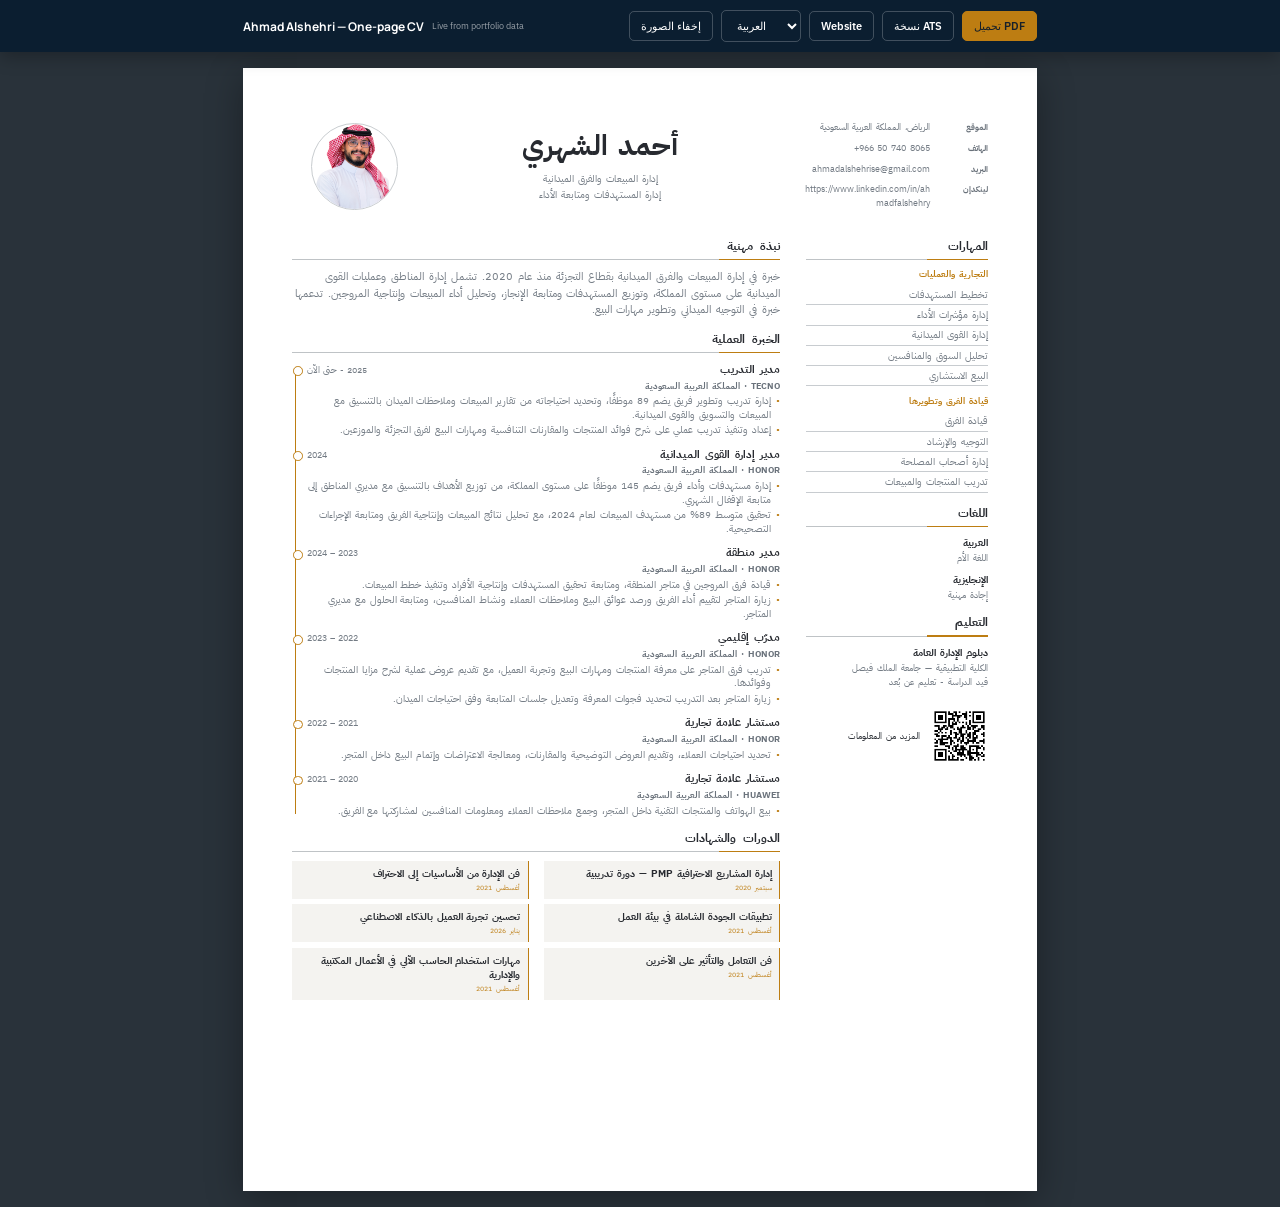
<file: tailored-cv-render.html>
<!doctype html>
<html lang="en"><head><meta charset="utf-8"><meta name="robots" content="noindex,nofollow"><title>CV Renderer</title></head>
<body><script>location.replace('cv.html'+location.search+location.hash)</script></body></html>
</file>
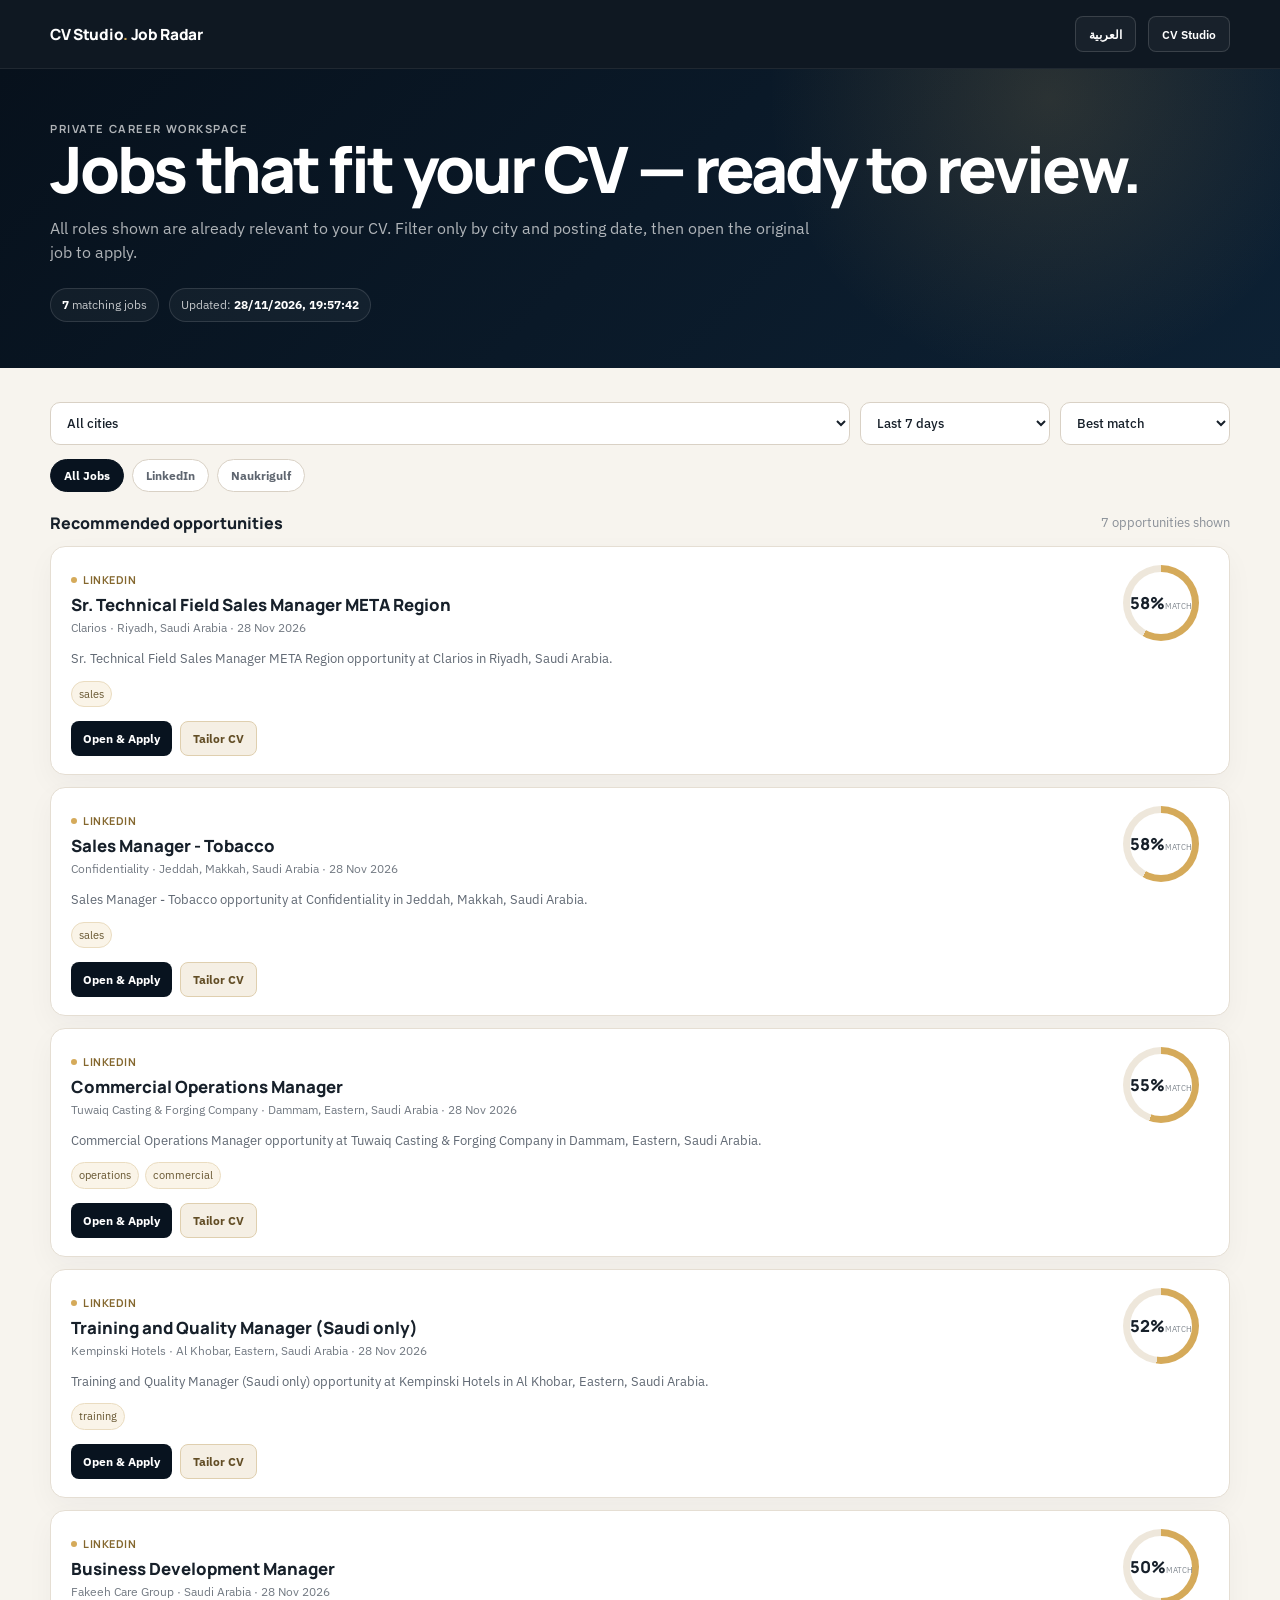
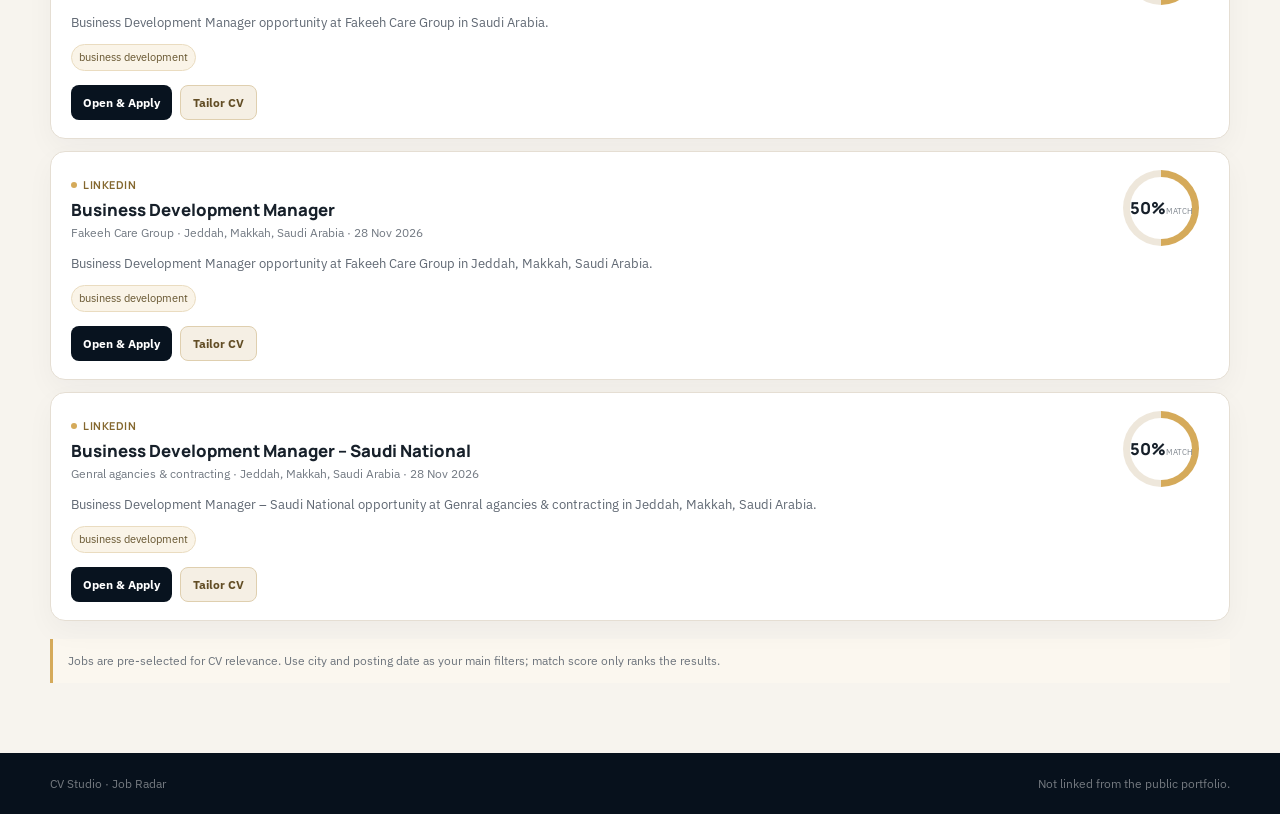
<file: cv-studio/jobs.html>
<!DOCTYPE html>
<html lang="en" dir="ltr">
<head>
<meta charset="utf-8">
<meta name="viewport" content="width=device-width,initial-scale=1">
<meta name="robots" content="noindex,nofollow,noarchive">
<title>Job Radar | CV Studio</title>
<meta name="theme-color" content="#08131f">
<link rel="preconnect" href="https://fonts.googleapis.com">
<link rel="preconnect" href="https://fonts.gstatic.com" crossorigin>
<link href="https://fonts.googleapis.com/css2?family=Manrope:wght@500;600;700;800&family=IBM+Plex+Sans:wght@400;500;600&family=IBM+Plex+Sans+Arabic:wght@400;500;600;700&display=swap" rel="stylesheet">
<style>
:root{--navy:#08131f;--navy2:#0d2134;--gold:#d5aa5a;--gold2:#f0d89e;--paper:#f7f4ee;--card:#fff;--ink:#17202a;--text:#5d6570;--muted:#8a9098;--line:#e5ded3;--good:#3d775d;--display:'Manrope',sans-serif;--body:'IBM Plex Sans',sans-serif}
*{box-sizing:border-box}[hidden]{display:none!important}html{scroll-behavior:smooth}body{margin:0;background:var(--paper);color:var(--ink);font-family:var(--body);line-height:1.5}html[lang="ar"] body{font-family:'IBM Plex Sans Arabic',sans-serif}.wrap{width:min(1180px,calc(100% - 40px));margin:auto}.head{position:sticky;top:0;z-index:20;background:rgba(6,15,25,.96);backdrop-filter:blur(16px);border-bottom:1px solid #ffffff12;color:#fff}.head-in{height:68px;display:flex;align-items:center;gap:12px}.brand{font:800 .96rem var(--display);letter-spacing:-.02em}.brand i{font-style:normal;color:var(--gold)}.push{margin-inline-start:auto}.head a,.head button{border:1px solid #ffffff24;background:#ffffff0a;color:#fff;border-radius:8px;padding:9px 13px;font:600 .77rem var(--body);text-decoration:none;cursor:pointer}.head a:hover,.head button:hover{border-color:#f0d89e99}.hero{background:radial-gradient(circle at 82% 10%,#d5aa5a28,transparent 26%),linear-gradient(135deg,#07111c,#0d2134);color:#fff;padding:52px 0 46px}.eyebrow{margin:0 0 8px;color:var(--gold2);font:700 .7rem var(--display);letter-spacing:.14em;text-transform:uppercase}.hero h1{font:800 clamp(2.2rem,5vw,4rem)/1.03 var(--display);letter-spacing:-.045em;margin:0 0 14px}.hero p{margin:0;max-width:760px;color:#ffffffad}.stats{margin-top:24px;display:flex;gap:10px;flex-wrap:wrap}.stat{border:1px solid #ffffff1f;background:#ffffff0b;border-radius:999px;padding:7px 11px;font-size:.75rem;color:#ffffffbd}.stat b{color:#fff}.main{padding:34px 0 70px}.toolbar{display:grid;grid-template-columns:1fr 190px 170px;gap:10px;margin-bottom:14px}.control{width:100%;border:1px solid #d9d1c5;border-radius:10px;background:#fff;color:var(--ink);padding:11px 12px;font:500 .82rem var(--body);outline:none}.control:focus{border-color:#b9914d;box-shadow:0 0 0 3px #d5aa5a1f}.tabs{display:flex;gap:8px;flex-wrap:wrap;margin:0 0 18px}.tab{border:1px solid #d9d1c5;background:#fff;border-radius:999px;padding:8px 13px;font:700 .75rem var(--body);cursor:pointer;color:#5f6670}.tab.active{background:var(--navy);border-color:var(--navy);color:#fff}.radar-head{display:flex;justify-content:space-between;align-items:center;gap:18px;margin:20px 0 12px}.radar-head h2{font:800 1rem var(--display);margin:0}.radar-head small{color:var(--muted)}.list{display:grid;gap:12px}.job{position:relative;background:#fff;border:1px solid var(--line);border-radius:15px;padding:18px 20px;box-shadow:0 10px 28px #0c1b2a0a;cursor:pointer;transition:.18s}.job:hover{transform:translateY(-2px);border-color:#d3bc91;box-shadow:0 15px 35px #0c1b2a12}.job-top{display:grid;grid-template-columns:minmax(0,1fr) 86px;gap:18px;align-items:start}.source{display:inline-flex;align-items:center;gap:6px;font:700 .68rem var(--display);letter-spacing:.05em;text-transform:uppercase;color:#84672e}.source:before{content:"";width:6px;height:6px;border-radius:50%;background:var(--gold)}.job h3{font:800 1.05rem/1.25 var(--display);margin:5px 0 4px}.meta{color:#737a83;font-size:.76rem}.snippet{margin:12px 0 0;color:#606873;font-size:.81rem;display:-webkit-box;-webkit-line-clamp:2;-webkit-box-orient:vertical;overflow:hidden}.score{width:76px;height:76px;border-radius:50%;display:grid;place-items:center;background:conic-gradient(var(--gold) calc(var(--s)*1%),#eee7db 0);position:relative}.score:after{content:"";position:absolute;inset:7px;border-radius:50%;background:#fff}.score b,.score small{position:relative;z-index:1}.score b{font:800 1.03rem var(--display)}.score small{font-size:.52rem;color:#7d848c}.reasons{display:flex;gap:6px;flex-wrap:wrap;margin-top:12px}.reason{font-size:.68rem;color:#66552f;background:#faf4e8;border:1px solid #eadcc0;border-radius:999px;padding:4px 7px}.actions{display:flex;gap:8px;flex-wrap:wrap;margin-top:14px}.btn{border:0;border-radius:8px;padding:9px 12px;font:700 .73rem var(--body);cursor:pointer;text-decoration:none;display:inline-flex;align-items:center;justify-content:center}.btn-apply{background:var(--navy);color:#fff}.btn-cv{background:#f5efe4;color:#624d25;border:1px solid #dfcfaf}.empty{padding:48px 22px;background:#fff;border:1px dashed #d7cfc2;border-radius:15px;text-align:center;color:#80868e}.empty b{display:block;color:#3f4852;margin-bottom:6px}.note{margin-top:18px;border-inline-start:3px solid var(--gold);background:#fbf7ef;padding:13px 15px;color:#6d747c;font-size:.75rem}.foot{background:#07111c;color:#ffffff70;padding:22px 0;font-size:.72rem}.foot-in{display:flex;justify-content:space-between;gap:16px}.ar{display:none}html[lang="ar"] .en{display:none!important}html[lang="ar"] .ar{display:initial}html[lang="ar"] .eyebrow{letter-spacing:0;text-transform:none}html[lang="ar"] .hero h1{letter-spacing:0}html[lang="ar"] .source{letter-spacing:0;text-transform:none}
@media(max-width:760px){.wrap{width:min(100% - 24px,1180px)}.toolbar{grid-template-columns:1fr}.job-top{grid-template-columns:1fr}.score{width:64px;height:64px}.head-in{height:62px}.hero{padding:40px 0 36px}.foot-in{display:block}.job{padding:16px}}
</style>
</head>
<body>
<header class="head"><div class="wrap head-in"><span class="brand">CV Studio<i>.</i> Job Radar</span><span class="push"></span><button id="langBtn" type="button"><span class="en">العربية</span><span class="ar">English</span></button><a href="index.html"><span class="en">CV Studio</span><span class="ar">استوديو السيرة</span></a></div></header>
<section class="hero"><div class="wrap"><p class="eyebrow"><span class="en">Private career workspace</span><span class="ar">مساحة مهنية خاصة</span></p><h1><span class="en">Jobs that fit your CV — ready to review.</span><span class="ar">الوظائف المتماشية مع سيرتك — جاهزة للمراجعة.</span></h1><p><span class="en">All roles shown are already relevant to your CV. Filter only by city and posting date, then open the original job to apply.</span><span class="ar">كل الوظائف المعروضة مرتبطة بسيرتك مسبقًا. فلتر فقط حسب المدينة وتاريخ الإعلان ثم افتح الإعلان الأصلي للتقديم.</span></p><div class="stats"><span class="stat"><b id="visibleCount">0</b> <span class="en">matching jobs</span><span class="ar">وظيفة مطابقة</span></span><span class="stat"><span class="en">Updated:</span><span class="ar">آخر تحديث:</span> <b id="updatedAt">—</b></span></div></div></section>
<main class="main"><div class="wrap">
<div class="toolbar"><select class="control" id="city"><option value="all">All cities</option></select><select class="control" id="posted"><option value="0">Any posting date</option><option value="1">Last 24 hours</option><option value="3">Last 3 days</option><option value="7" selected>Last 7 days</option><option value="14">Last 14 days</option><option value="30">Last 30 days</option></select><select class="control" id="sort"><option value="score">Best match</option><option value="new">Newest first</option></select></div>
<div class="tabs" role="tablist"><button class="tab active" data-source="all">All Jobs</button><button class="tab" data-source="linkedin">LinkedIn</button><button class="tab" data-source="naukrigulf">Naukrigulf</button></div>
<div class="radar-head"><h2><span class="en">Recommended opportunities</span><span class="ar">الفرص المقترحة</span></h2><small id="status"><span class="en">Loading radar…</span><span class="ar">جاري تحميل الرادار…</span></small></div>
<div class="list" id="jobs"></div>
<div class="note"><span class="en">Jobs are pre-selected for CV relevance. Use city and posting date as your main filters; match score only ranks the results.</span><span class="ar">الوظائف مختارة مسبقًا لتوافقها مع سيرتك. استخدم المدينة وتاريخ الإعلان كفلاتر أساسية، ونسبة التطابق فقط لترتيب النتائج.</span></div>
</div></main>
<footer class="foot"><div class="wrap foot-in"><span>CV Studio · Job Radar</span><span><span class="en">Not linked from the public portfolio.</span><span class="ar">غير مرتبط بالصفحة العامة للملف المهني.</span></span></div></footer>
<script>
(function(){'use strict';
var jobs=[],source='all',lang=localStorage.getItem('cvStudioLang')||'en';
var $=function(id){return document.getElementById(id)};
function setLang(l){lang=l==='ar'?'ar':'en';document.documentElement.lang=lang;document.documentElement.dir=lang==='ar'?'rtl':'ltr';localStorage.setItem('cvStudioLang',lang)}
setLang(lang);$('langBtn').onclick=function(){setLang(lang==='en'?'ar':'en')};
source='all';
Array.prototype.forEach.call(document.querySelectorAll('.tab'),function(t){t.classList.toggle('active',t.dataset.source==='all')});
function clean(s){return String(s||'').toLowerCase().replace(/[^a-z0-9\u0600-\u06ff+# ]/g,' ').replace(/\s+/g,' ').trim()}
var signals=[['retail',7],['sales',7],['operations',7],['field force',8],['training',7],['area',5],['regional',5],['manager',5],['management',5],['kpi',6],['performance',5],['team',4],['leadership',5],['promoter',6],['channel',5],['dealer',5],['customer',3],['launch',4],['capability',5],['onboarding',4],['stakeholder',4],['territory',5],['store',4],['merchandising',4],['ksa',3],['saudi',3],['riyadh',2],['تدريب',7],['مبيعات',7],['عمليات',7],['تجزئة',7],['إدارة',5],['منطقة',5],['فريق',4],['مؤشرات',5]];
function score(j){
  var title=clean(j.title),description=clean(j.description||''),company=clean(j.company||'');
  var n=42,reasons=[];

  // Primary signal: job-description responsibilities and requirements.
  var descriptionSignals=[
    ['field force',8],['retail operations',8],['sales operations',8],['training',7],['learning and development',7],['learning development',7],
    ['sales',6],['retail',6],['operations',5],['commercial',5],['business development',5],['channel',5],['dealer',5],['promoter',5],['territory',5],
    ['kpi',5],['target',4],['team',4],['leadership',4],['coach',4],['performance',4],['stakeholder',3],['customer',3],
    ['launch',3],['onboarding',4],['capability',4],['multi store',4],['multi-store',4],['regional',3],['area',3]
  ];
  descriptionSignals.forEach(function(x){
    if(description.indexOf(x[0])>-1){
      n+=x[1];
      if(reasons.indexOf(x[0])<0&&reasons.length<4)reasons.push(x[0]);
    }
  });

  // Secondary signal: job-title alignment. It supports, but does not dominate, the score.
  var titleSignals=[
    [/field force manager|field operations manager/,10,'field force'],
    [/training manager|retail training manager|sales training manager/,10,'training'],
    [/retail operations manager/,10,'retail operations'],
    [/sales operations manager/,10,'sales operations'],
    [/area sales manager/,10,'area sales'],
    [/regional sales manager/,9,'regional sales'],
    [/retail excellence manager/,9,'retail excellence'],
    [/learning.*development manager|talent development manager|learning design.*manager/,8,'learning & development'],
    [/retail manager/,8,'retail'],
    [/commercial manager/,7,'commercial'],
    [/sales manager/,7,'sales'],
    [/store manager/,5,'store management']
  ];
  for(var i=0;i<titleSignals.length;i++){
    if(titleSignals[i][0].test(title)){
      n+=titleSignals[i][1];
      if(reasons.indexOf(titleSignals[i][2])<0&&reasons.length<4)reasons.push(titleSignals[i][2]);
      break;
    }
  }

  if(/manager|lead|head|supervisor|مدير|رئيس|مشرف/.test(title))n+=2;
  if(/saudi|riyadh|jeddah|dammam|khobar|ksa|السعود/.test(description+' '+company))n+=1;
  if(/finance|accounting|engineering|quality assurance|legal|procurement/.test(title) && !/sales|retail|training|operations|field force/.test(description))n-=20;

  return{value:Math.max(40,Math.min(98,n)),reasons:Array.from(new Set(reasons)).slice(0,4)}
}
function dateValue(j){var d=Date.parse(j.date||'');return isNaN(d)?0:d}
function cityOf(j){var loc=String(j.location||'').trim();if(!loc)return 'Other';return loc.split(',')[0].trim()||'Other'}
function populateCities(){var cities=Array.from(new Set(jobs.map(cityOf))).filter(Boolean).sort();$('city').innerHTML='<option value="all">'+(lang==='ar'?'كل المدن':'All cities')+'</option>'+cities.map(function(c){return'<option value="'+esc(c)+'">'+esc(c)+'</option>'}).join('')}
function esc(s){return String(s||'').replace(/[&<>"']/g,function(c){return{'&':'&amp;','<':'&lt;','>':'&gt;','"':'&quot;',"'":'&#39;'}[c]})}
function apply(j){if(j.url)window.open(j.url,'_blank','noopener,noreferrer')}
function tailor(j){localStorage.setItem('cvStudioJob',JSON.stringify({title:j.title||'',description:j.description||'',url:j.url||'',source:j.source||''}));location.href='index.html?job=1'}
function render(){var city=$('city').value,days=+$('posted').value,now=Date.now();var list=jobs.map(function(j){var s=score(j);j._score=s.value;j._reasons=s.reasons;return j}).filter(function(j){if(source!=='all'&&j.source!==source)return false;if(city!=='all'&&cityOf(j)!==city)return false;if(days>0){var dv=dateValue(j);if(!dv||now-dv>days*86400000)return false}return true});list.sort($('sort').value==='new'?function(a,b){return dateValue(b)-dateValue(a)}:function(a,b){return b._score-a._score});$('visibleCount').textContent=list.length;$('status').innerHTML=lang==='ar'?(list.length+' فرصة ظاهرة'):(list.length+' opportunities shown');if(!list.length){$('jobs').innerHTML='<div class="empty"><b>'+(lang==='ar'?'لا توجد وظائف في هذا المصدر الآن.':'No jobs are available from this source right now.')+'</b>'+(lang==='ar'?'جرّب All Jobs أو عد لاحقًا بعد التحديث القادم.':'Try All Jobs or check again after the next refresh.')+'</div>';return}$('jobs').innerHTML=list.map(function(j,i){return'<article class="job" data-i="'+jobs.indexOf(j)+'" tabindex="0" role="link" aria-label="Open '+esc(j.title)+'"><div class="job-top"><div><span class="source">'+esc(j.source==='linkedin'?'LinkedIn':'Naukrigulf')+'</span><h3>'+esc(j.title)+'</h3><div class="meta">'+esc([j.company,j.location,j.dateLabel].filter(Boolean).join(' · '))+'</div><p class="snippet">'+esc(j.description||'Open the original job posting for full details.')+'</p><div class="reasons">'+j._reasons.map(function(r){return'<span class="reason">'+esc(r)+'</span>'}).join('')+'</div><div class="actions"><button class="btn btn-apply" data-action="apply" data-i="'+jobs.indexOf(j)+'">'+(lang==='ar'?'فتح الإعلان والتقديم':'Open & Apply')+'</button><button class="btn btn-cv" data-action="cv" data-i="'+jobs.indexOf(j)+'">'+(lang==='ar'?'تخصيص السيرة':'Tailor CV')+'</button></div></div><div class="score" style="--s:'+j._score+'"><div><b>'+j._score+'%</b><small>'+(lang==='ar'?'تطابق':'MATCH')+'</small></div></div></div></article>'}).join('');
Array.prototype.forEach.call(document.querySelectorAll('.job'),function(el){el.onclick=function(e){if(e.target.closest('button'))return;apply(jobs[+el.dataset.i])};el.onkeydown=function(e){if(e.key==='Enter')apply(jobs[+el.dataset.i])}});Array.prototype.forEach.call(document.querySelectorAll('[data-action]'),function(b){b.onclick=function(e){e.stopPropagation();var j=jobs[+b.dataset.i];b.dataset.action==='cv'?tailor(j):apply(j)}})}
Array.prototype.forEach.call(document.querySelectorAll('.tab'),function(t){t.onclick=function(){source=t.dataset.source;document.querySelector('.tab.active').classList.remove('active');t.classList.add('active');render()}});$('city').onchange=render;$('posted').onchange=render;$('sort').onchange=render;
fetch('jobs.json?v='+Date.now(),{cache:'no-store'}).then(function(r){if(!r.ok)throw Error('feed');return r.json()}).then(function(d){jobs=(d.jobs||[]).filter(function(j){return j&&j.url&&j.title});$('updatedAt').textContent=d.updatedAt?new Date(d.updatedAt).toLocaleString(lang==='ar'?'ar-SA':'en-GB'):'—';populateCities();render()}).catch(function(){$('status').textContent=lang==='ar'?'تعذر تحميل موجز الوظائف':'Could not load the job feed';render()});
})();
</script>
</body>
</html>
</file>
<file: assets/site.css>
:root{
  --bg:#FBFAF8;
  --surface:#FFFFFF;
  --ink:#16202E;
  --ink-soft:#565E6D;
  --ink-mute:#8A8F99;
  --line:#E5E2DC;
  --line-soft:#EFECE6;
  --gold:#9F7526;
  --gold-tint:#F4EEE1;
  --navy:#101927;
  --wrap:1120px;
  --display:'Manrope',system-ui,-apple-system,'Segoe UI',sans-serif;
  --body:'IBM Plex Sans',system-ui,-apple-system,'Segoe UI',sans-serif;
}

/* ===== language switching ===== */
html[lang="en"] .ar,
html[lang="ar"] .en{display:none}

/* Arabic typography: one family for both roles, no letter-spacing (it breaks
   Arabic letter joining), slightly more line-height for legibility */
html[lang="ar"]{
  --display:'IBM Plex Sans Arabic',system-ui,'Segoe UI',sans-serif;
  --body:'IBM Plex Sans Arabic',system-ui,'Segoe UI',sans-serif;
}
html[lang="ar"] *{letter-spacing:normal !important}
html[lang="ar"] body{line-height:1.85}
html[lang="ar"] .hero h1{font-weight:700}

*,*::before,*::after{box-sizing:border-box}
html{scroll-behavior:smooth;-webkit-text-size-adjust:100%}
body{
  margin:0;background:var(--bg);color:var(--ink);
  font-family:var(--body);font-size:16px;line-height:1.65;
  -webkit-font-smoothing:antialiased;
}
img{max-width:100%;display:block}
a{color:inherit}

.wrap{max-width:var(--wrap);margin:0 auto;padding:0 24px}

.eyebrow{
  font-family:var(--body);font-size:.7rem;font-weight:600;
  letter-spacing:.17em;text-transform:uppercase;color:var(--gold);
  margin:0 0 14px;
}
.sec-title{
  font-family:var(--display);font-weight:700;
  font-size:clamp(1.5rem,3vw,2rem);letter-spacing:-.02em;
  margin:0 0 10px;line-height:1.2;
}
.sec-note{color:var(--ink-soft);margin:0 0 40px;max-width:62ch;font-size:.97rem}

.section{padding:76px 0;border-top:1px solid var(--line)}
.section:first-of-type{border-top:0}
section[id],span[id]{scroll-margin-top:84px}

.skip{
  position:absolute;inset-inline-start:-9999px;top:0;z-index:200;
  background:var(--ink);color:#fff;padding:12px 20px;
  font-weight:600;font-size:.9rem;
}
.skip:focus{inset-inline-start:0}

/* ===== header ===== */
.site-head{
  position:sticky;top:0;z-index:100;
  background:rgba(251,250,248,.94);
  border-bottom:1px solid var(--line);
  backdrop-filter:saturate(140%) blur(8px);
}
.head-in{display:flex;align-items:center;gap:16px;height:66px}
.brand{
  font-family:var(--display);font-weight:800;font-size:1rem;
  letter-spacing:-.01em;text-decoration:none;white-space:nowrap;
}
.brand span{color:var(--gold)}
.nav{display:flex;gap:24px;margin-inline-start:auto}
.nav a{
  text-decoration:none;font-size:.86rem;font-weight:500;color:var(--ink-soft);
  padding:4px 0;border-bottom:1px solid transparent;transition:color .18s,border-color .18s;
}
.nav a:hover{color:var(--ink);border-bottom-color:var(--gold)}
.head-actions{display:flex;align-items:center;gap:10px;margin-inline-start:auto}
.nav + .head-actions{margin-inline-start:0}

/* ===== buttons ===== */
.btn{
  display:inline-flex;align-items:center;justify-content:center;gap:8px;
  font-family:var(--body);font-size:.88rem;font-weight:600;
  padding:12px 22px;border-radius:3px;text-decoration:none;
  border:1px solid transparent;cursor:pointer;transition:background .18s,color .18s,border-color .18s;
  white-space:nowrap;
}
.btn-solid{background:var(--ink);color:#fff}
.btn-solid:hover{background:var(--navy)}
.btn-gold{background:var(--gold);color:#fff}
.btn-gold:hover{background:#8A6420}
.btn-line{background:transparent;color:var(--ink);border-color:var(--line)}
.btn-line:hover{border-color:var(--ink)}
.btn-sm{padding:9px 16px;font-size:.8rem}
.lang-btn{
  font-family:var(--body);font-weight:600;font-size:.8rem;
  background:transparent;color:var(--ink);border:1px solid var(--line);
  border-radius:3px;padding:8px 14px;cursor:pointer;transition:border-color .18s;
}
.lang-btn:hover{border-color:var(--gold)}
.lang-btn .ar{font-family:'IBM Plex Sans Arabic',sans-serif}

:focus-visible{outline:2px solid var(--gold);outline-offset:3px}

/* ===== hero ===== */
.hero{padding:72px 0 64px}
.hero-grid{display:grid;grid-template-columns:1.45fr .9fr;gap:56px;align-items:start}
.hero h1{
  font-family:var(--display);font-weight:800;
  font-size:clamp(2.5rem,6.2vw,4rem);line-height:1.06;
  letter-spacing:-.035em;margin:0 0 18px;
}
.hero-role{
  font-family:var(--display);font-weight:600;
  font-size:clamp(1rem,2.1vw,1.22rem);line-height:1.5;
  color:var(--ink);margin:0 0 20px;
}
.hero-role em{font-style:normal;color:var(--gold);padding:0 6px;font-weight:500}
.hero-lede{
  font-size:1.03rem;color:var(--ink-soft);margin:0 0 20px;max-width:54ch;
  border-inline-start:2px solid var(--gold);padding-inline-start:18px;
}
.hero-meta{
  display:flex;flex-wrap:wrap;gap:8px 20px;margin:0 0 30px;
  font-size:.85rem;color:var(--ink-mute);
}
.hero-meta span{display:inline-flex;align-items:center;gap:7px}
.dot{width:4px;height:4px;border-radius:50%;background:var(--gold);flex:none}
.hero-cta{display:flex;flex-wrap:wrap;gap:12px}

.aside-card{background:var(--surface);border:1px solid var(--line);border-radius:5px;overflow:hidden}
.monogram{
  aspect-ratio:1/1;background:var(--navy);color:#fff;
  display:flex;align-items:center;justify-content:center;position:relative;
}
.monogram .mg{
  font-family:'Manrope',sans-serif;font-weight:800;font-size:3.6rem;
  letter-spacing:-.04em;color:var(--gold-tint);
}
.monogram::after{
  content:"";position:absolute;inset-inline:26px;bottom:26px;height:1px;background:rgba(255,255,255,.14);
}
.facts{padding:6px 22px 18px;margin:0;list-style:none}
.facts li{padding:14px 0;border-bottom:1px solid var(--line-soft)}
.facts li:last-child{border-bottom:0}
.f-k{
  font-size:.68rem;font-weight:600;letter-spacing:.14em;text-transform:uppercase;
  color:var(--ink-mute);margin:0 0 4px;display:block;
}
.f-v{font-family:var(--display);font-weight:600;font-size:.95rem;color:var(--ink);line-height:1.4;display:block}
.f-v small{display:block;font-family:var(--body);font-weight:400;font-size:.85rem;color:var(--ink-soft);margin-top:2px}

/* ===== highlights ===== */
.highlights{background:var(--navy);color:#fff;padding:56px 0}
.hl-grid{display:grid;grid-template-columns:repeat(3,1fr);gap:1px;background:rgba(255,255,255,.12)}
.hl{background:var(--navy);padding:26px 24px}
.hl-fig{
  font-family:var(--display);font-weight:800;
  font-size:clamp(1.9rem,3.6vw,2.6rem);letter-spacing:-.03em;
  color:#fff;line-height:1.1;margin:0 0 10px;
}
.hl-fig .u{color:var(--gold-tint);font-size:.55em;font-weight:700;margin-inline-start:2px}
.hl-lab{font-size:.83rem;color:rgba(255,255,255,.66);margin:0;line-height:1.55}

/* ===== profile ===== */
.profile-grid{display:grid;grid-template-columns:.9fr 1.5fr;gap:56px}
.profile-body p{margin:0 0 18px;font-size:1.03rem;color:var(--ink-soft)}
.profile-body p:last-child{margin-bottom:0}
.profile-body strong{color:var(--ink);font-weight:600}

/* ===== progression rail ===== */
.rail{display:grid;grid-template-columns:repeat(6,1fr);margin:0 0 56px;padding:0;list-style:none}
.rail-step{position:relative;padding:22px 0 0;padding-inline-end:16px;border-top:1px solid var(--line)}
.rail-step::before{
  content:"";position:absolute;top:-4px;inset-inline-start:0;width:7px;height:7px;
  border-radius:50%;background:var(--line);
}
.rail-step[data-tier="3"]::before{background:var(--gold)}
.rail-step[data-tier="2"]::before{background:#C8A45E}
.rail-yr{font-family:var(--display);font-weight:700;font-size:.9rem;color:var(--ink);margin:0 0 3px}
.rail-co{font-size:.68rem;font-weight:600;letter-spacing:.13em;text-transform:uppercase;color:var(--gold);margin:0 0 6px}
.rail-ttl{font-size:.85rem;color:var(--ink-soft);margin:0;line-height:1.45}

/* ===== experience ===== */
.roles{list-style:none;margin:0;padding:0}
.role{display:grid;grid-template-columns:220px 1fr;gap:40px;padding:34px 0;border-top:1px solid var(--line)}
.role:first-child{border-top:1px solid var(--ink)}
.role-period{font-family:var(--display);font-weight:700;font-size:1.05rem;margin:0 0 6px}
.role-co{font-size:.78rem;font-weight:600;letter-spacing:.13em;text-transform:uppercase;color:var(--gold);margin:0 0 14px}
.scope{margin:0}
.scope-lab{font-size:.66rem;font-weight:600;letter-spacing:.13em;text-transform:uppercase;color:var(--ink-mute);margin:0 0 7px;display:block}
.meter{display:flex;gap:4px;width:104px}
.meter i{height:3px;flex:1;background:var(--line);border-radius:2px}
.meter i.on{background:var(--gold)}
.role-title{font-family:var(--display);font-weight:700;font-size:clamp(1.15rem,2.2vw,1.4rem);letter-spacing:-.02em;margin:0 0 16px;line-height:1.3}
.role ul{margin:0;padding:0;list-style:none}
.role ul li{position:relative;padding-inline-start:20px;margin-bottom:10px;color:var(--ink-soft);font-size:.97rem}
.role ul li:last-child{margin-bottom:0}
.role ul li::before{content:"";position:absolute;inset-inline-start:0;top:.62em;width:6px;height:1px;background:var(--gold)}

/* ===== competencies ===== */
.comp-grid{display:grid;grid-template-columns:repeat(2,1fr);gap:1px;background:var(--line)}
.comp{background:var(--bg);padding:30px 32px}
.comp h3{font-family:var(--display);font-weight:700;font-size:1.02rem;margin:0 0 4px}
.comp > p{font-size:.85rem;color:var(--ink-mute);margin:0 0 18px}
.tags{display:flex;flex-wrap:wrap;gap:7px;margin:0;padding:0;list-style:none}
.tags li{font-size:.83rem;color:var(--ink-soft);background:var(--surface);border:1px solid var(--line);padding:5px 11px;border-radius:3px}

/* ===== certifications ===== */
.cert-head{display:flex;flex-wrap:wrap;align-items:baseline;gap:14px;margin-bottom:8px}
.cert-total{font-family:var(--display);font-weight:700;font-size:.8rem;color:var(--gold);background:var(--gold-tint);padding:5px 12px;border-radius:3px}
.cert-group{margin-bottom:34px}
.cert-group:last-of-type{margin-bottom:0}
.cert-group > h3{font-size:.7rem;font-weight:600;letter-spacing:.15em;text-transform:uppercase;color:var(--ink-mute);margin:0 0 4px;padding-bottom:10px;border-bottom:1px solid var(--ink)}
.certs{list-style:none;margin:0;padding:0}
.cert{display:grid;grid-template-columns:1fr auto auto;gap:12px 26px;align-items:baseline;padding:15px 0;border-bottom:1px solid var(--line-soft)}
.cert-name{font-family:var(--display);font-weight:600;font-size:.98rem;margin:0}
.cert-name small{display:block;font-family:var(--body);font-weight:400;font-size:.83rem;color:var(--ink-mute);margin-top:3px}
.cert-hrs{font-family:var(--display);font-weight:700;font-size:.85rem;color:var(--gold);white-space:nowrap}
.cert-date{font-size:.82rem;color:var(--ink-mute);white-space:nowrap;min-width:76px;text-align:end}
.accred{font-size:.82rem;color:var(--ink-mute);margin:26px 0 0;padding-top:18px;border-top:1px solid var(--line)}

/* certificate links */
.cert-link{text-decoration:none;color:inherit;display:block;transition:color .18s}
.cert-link:hover{color:var(--gold)}
.cert-go{font-size:.75em;color:var(--gold);margin-inline-start:7px;opacity:0;transition:opacity .18s}
.cert:hover .cert-go,.cert-link:focus-visible .cert-go{opacity:1}

/* ===== edit mode ===== */
.editbar{
  position:fixed;bottom:0;inset-inline:0;z-index:300;background:var(--ink);color:#fff;
  padding:12px 16px;display:none;gap:10px;align-items:center;flex-wrap:wrap;justify-content:center;
  font-family:var(--body);font-size:.85rem;box-shadow:0 -4px 20px rgba(0,0,0,.18);
}
html.editing .editbar{display:flex}
html.editing body{padding-bottom:96px}
.editbar b{font-weight:600}
.editbar .hint{color:rgba(255,255,255,.55);font-size:.8rem}
.ebtn{
  font-family:var(--body);font-size:.82rem;font-weight:600;padding:9px 16px;border-radius:3px;
  border:1px solid rgba(255,255,255,.3);background:transparent;color:#fff;cursor:pointer;
}
.ebtn:hover{border-color:#fff}
.ebtn.primary{background:var(--gold);border-color:var(--gold)}
.ebtn.primary:hover{background:#8A6420}

html.editing [contenteditable]{
  outline:1px dashed rgba(159,117,38,.55);outline-offset:3px;border-radius:2px;
}
html.editing [contenteditable]:focus{outline:2px solid var(--gold);background:#fff}
html.editing .cert-link{pointer-events:none}

.editctl{
  font-family:var(--body);font-size:.72rem;font-weight:600;cursor:pointer;
  border:1px solid var(--line);background:var(--surface);color:var(--ink-soft);
  border-radius:3px;padding:4px 10px;margin-top:10px;
}
.editctl:hover{border-color:var(--gold);color:var(--gold)}
.editctl.del{color:#9B3232;border-color:#E7CFCF;padding:2px 8px;margin:0;margin-inline-start:8px}
.editctl.del:hover{background:#9B3232;color:#fff;border-color:#9B3232}
.editctl.add{display:block;margin-top:16px}
.edit-note{
  position:fixed;top:78px;inset-inline-end:16px;z-index:300;
  background:var(--gold);color:#fff;padding:8px 14px;border-radius:3px;
  font-size:.78rem;font-weight:600;display:none;
}
html.editing .edit-note{display:block}
.edit-open{font-size:.82rem;color:var(--ink-mute);text-decoration:none;cursor:pointer;background:none;border:0;font-family:var(--body)}
.edit-open:hover{color:var(--gold)}

/* ===== education / languages ===== */
.edu-grid{display:grid;grid-template-columns:1.3fr 1fr;gap:56px}
.edu-card{background:var(--surface);border:1px solid var(--line);border-radius:5px;padding:28px 30px;margin-top:26px}
.edu-card h3{font-family:var(--display);font-weight:700;font-size:1.18rem;margin:0 0 6px}
.edu-card p{margin:0 0 4px;color:var(--ink-soft);font-size:.95rem}
.status{display:inline-block;margin-top:12px;font-size:.72rem;font-weight:600;letter-spacing:.12em;text-transform:uppercase;color:var(--gold);background:var(--gold-tint);padding:5px 11px;border-radius:3px}
.langs{list-style:none;margin:26px 0 0;padding:0}
.langs li{display:flex;justify-content:space-between;align-items:baseline;gap:16px;padding:15px 0;border-bottom:1px solid var(--line-soft)}
.langs li:last-child{border-bottom:0}
.lang-n{font-family:var(--display);font-weight:600;font-size:1rem}
.lang-l{font-size:.85rem;color:var(--ink-soft);text-align:end}

/* ===== contact ===== */
.contact{background:var(--navy);color:#fff;padding:80px 0}
.contact-grid{display:grid;grid-template-columns:1fr 1fr;gap:56px;align-items:start}
.contact h2{font-family:var(--display);font-weight:800;font-size:clamp(1.9rem,4vw,2.7rem);letter-spacing:-.03em;margin:0 0 16px;line-height:1.15}
.contact > .wrap > div > p{color:rgba(255,255,255,.66);margin:0 0 28px;max-width:44ch;font-size:1rem}
.contact .eyebrow{color:var(--gold-tint)}
.clist{list-style:none;margin:0;padding:0}
.clist li{padding:16px 0;border-bottom:1px solid rgba(255,255,255,.13)}
.clist .f-k{color:rgba(255,255,255,.45)}
.clist a,.clist .f-v{font-family:var(--display);font-weight:600;font-size:1.02rem;color:#fff;text-decoration:none;border-bottom:1px solid transparent;transition:border-color .18s}
.clist a:hover{border-bottom-color:var(--gold)}
.contact .btn-line{color:#fff;border-color:rgba(255,255,255,.3)}
.contact .btn-line:hover{border-color:#fff}
.contact :focus-visible{outline-color:var(--gold-tint)}
/* phone + email stay left-to-right even in RTL */
.ltr{direction:ltr;unicode-bidi:embed;display:inline-block}

/* ===== footer ===== */
.foot{padding:26px 0;border-top:1px solid var(--line)}
.foot-in{display:flex;flex-wrap:wrap;gap:12px 24px;justify-content:space-between;align-items:center}
.foot p{margin:0;font-size:.82rem;color:var(--ink-mute)}
.to-top{font-size:.82rem;color:var(--ink-soft);text-decoration:none}
.to-top:hover{color:var(--gold)}

.rv{opacity:0;transform:translateY(14px);transition:opacity .5s ease,transform .5s ease}
.rv.in{opacity:1;transform:none}

/* ===== responsive ===== */
@media (max-width:1000px){
  .nav{display:none}
  .head-actions{margin-inline-start:auto}
}
@media (max-width:960px){
  .hero-grid{grid-template-columns:1fr;gap:44px}
  .aside-card{max-width:420px}
  .profile-grid,.edu-grid,.contact-grid{grid-template-columns:1fr;gap:34px}
  .hl-grid{grid-template-columns:repeat(2,1fr)}
  .hl-grid > .hl:last-child:nth-child(3){grid-column:1 / -1}
  .rail{grid-template-columns:repeat(3,1fr);row-gap:20px}
}
@media (max-width:700px){
  .section{padding:56px 0}
  .hero{padding:48px 0 44px}
  .role{grid-template-columns:1fr;gap:18px;padding:28px 0}
  .comp-grid{grid-template-columns:1fr}
  .rail{grid-template-columns:repeat(2,1fr)}
  .cert{grid-template-columns:1fr auto;gap:6px 16px}
  .cert-hrs,.cert-date{grid-column:2;text-align:end}
  .hero-cta .btn{flex:1 1 100%}
  .brand{font-size:.9rem}
}
@media (max-width:420px){
  .hl-grid{grid-template-columns:1fr}
  .rail{grid-template-columns:1fr}
}

@media (prefers-reduced-motion:reduce){
  html{scroll-behavior:auto}
  .rv{opacity:1;transform:none;transition:none}
  *{animation-duration:.01ms !important;transition-duration:.01ms !important}
}

/* ============================================================
   ADDITIONS — projects, training, drawers, career status.
   Built on the existing tokens so the visual identity is unchanged.
   ============================================================ */

/* card grids */
.card-grid{display:grid;grid-template-columns:repeat(2,1fr);gap:1px;background:var(--line)}
.card-grid.three{grid-template-columns:repeat(3,1fr)}
.pcard{
  background:var(--surface);padding:28px 30px;text-align:start;
  border:0;font-family:inherit;cursor:pointer;width:100%;
  display:flex;flex-direction:column;gap:10px;transition:background .18s;
}
.pcard:hover{background:var(--bg)}
.pcard-top{display:flex;align-items:baseline;gap:10px;flex-wrap:wrap}
.pcard-yr{font-family:var(--display);font-weight:700;font-size:.8rem;color:var(--gold)}
.pcard-co{font-size:.68rem;font-weight:600;letter-spacing:.13em;text-transform:uppercase;color:var(--ink-mute)}
.pcard h3{font-family:var(--display);font-weight:700;font-size:1.08rem;letter-spacing:-.015em;margin:0;line-height:1.35}
.pcard p{margin:0;font-size:.92rem;color:var(--ink-soft);line-height:1.6}
.pcard-foot{margin-top:auto;padding-top:10px;display:flex;align-items:center;gap:8px;font-size:.78rem;color:var(--gold);font-weight:600}
.pcard .flag{
  align-self:flex-start;font-size:.64rem;font-weight:600;letter-spacing:.12em;text-transform:uppercase;
  color:var(--gold);background:var(--gold-tint);padding:3px 9px;border-radius:3px;
}
.kpi-row{display:flex;flex-wrap:wrap;gap:6px}
.kpi{font-family:var(--display);font-weight:700;font-size:.78rem;color:var(--ink);background:var(--gold-tint);padding:4px 10px;border-radius:3px}

/* drawer */
.drawer-bg{
  position:fixed;inset:0;background:rgba(16,25,39,.55);z-index:400;
  opacity:0;pointer-events:none;transition:opacity .25s;
}
.drawer-bg.open{opacity:1;pointer-events:auto}
.drawer{
  position:fixed;top:0;bottom:0;inset-inline-end:0;width:min(660px,100%);
  background:var(--bg);z-index:401;overflow-y:auto;
  transform:translateX(102%);transition:transform .3s ease;
  box-shadow:-8px 0 40px rgba(0,0,0,.15);
}
html[dir="rtl"] .drawer{transform:translateX(-102%)}
.drawer.open{transform:none}
.drawer-in{padding:32px 36px 60px}
.drawer-close{
  position:sticky;top:0;margin:0 0 18px;display:flex;justify-content:flex-end;
  background:var(--bg);padding:10px 0;z-index:2;
}
.drawer-close button{
  background:none;border:1px solid var(--line);color:var(--ink-soft);
  border-radius:3px;padding:7px 14px;font-family:var(--body);font-size:.8rem;font-weight:600;cursor:pointer;
}
.drawer-close button:hover{border-color:var(--ink);color:var(--ink)}
.drawer h2{font-family:var(--display);font-weight:800;font-size:1.6rem;letter-spacing:-.025em;margin:0 0 6px;line-height:1.2}
.drawer .meta{font-size:.8rem;color:var(--ink-mute);margin:0 0 26px}
.dblock{margin-bottom:26px}
.dblock h4{
  font-size:.68rem;font-weight:600;letter-spacing:.15em;text-transform:uppercase;
  color:var(--gold);margin:0 0 8px;
}
.dblock p{margin:0;color:var(--ink-soft);font-size:.97rem}
.dblock ul{margin:0;padding:0;list-style:none}
.dblock ul li{position:relative;padding-inline-start:18px;margin-bottom:8px;color:var(--ink-soft);font-size:.95rem}
.dblock ul li::before{content:"";position:absolute;inset-inline-start:0;top:.62em;width:6px;height:1px;background:var(--gold)}
.dlinks{display:flex;flex-wrap:wrap;gap:8px}
.dlink{
  font-size:.82rem;font-weight:600;color:var(--ink);text-decoration:none;
  border:1px solid var(--line);border-radius:3px;padding:7px 13px;background:var(--surface);
}
.dlink:hover{border-color:var(--gold);color:var(--gold)}

/* career status strip */
.status-strip{
  display:flex;align-items:center;gap:12px;flex-wrap:wrap;
  margin:0 0 28px;padding:14px 18px;border-radius:4px;
  background:rgba(255,255,255,.06);border:1px solid rgba(255,255,255,.14);
}
.status-dot{width:8px;height:8px;border-radius:50%;background:#4CAF7D;flex:none;box-shadow:0 0 0 4px rgba(76,175,125,.18)}
.status-strip b{font-family:var(--display);font-weight:700;font-size:.9rem;color:#fff}
.status-strip span{font-size:.84rem;color:rgba(255,255,255,.6)}
.role-chips{display:flex;flex-wrap:wrap;gap:6px;margin-top:4px}
.role-chips li{
  list-style:none;font-size:.76rem;color:rgba(255,255,255,.8);
  border:1px solid rgba(255,255,255,.2);border-radius:3px;padding:3px 10px;
}

/* training list */
.tlist{list-style:none;margin:0;padding:0}
.titem{display:grid;grid-template-columns:150px 1fr auto;gap:14px 26px;align-items:baseline;padding:18px 0;border-bottom:1px solid var(--line-soft)}
.titem .t-when{font-family:var(--display);font-weight:700;font-size:.85rem;color:var(--ink)}
.titem .t-when small{display:block;font-family:var(--body);font-weight:400;font-size:.76rem;color:var(--ink-mute);margin-top:2px}
.titem h3{font-family:var(--display);font-weight:600;font-size:1rem;margin:0 0 3px}
.titem p{margin:0;font-size:.87rem;color:var(--ink-mute)}
.titem .t-num{font-family:var(--display);font-weight:700;font-size:.85rem;color:var(--gold);white-space:nowrap}

/* empty-state (hidden on the public site unless content exists) */
.is-empty{display:none !important}

/* utility */
.linkrow{display:flex;flex-wrap:wrap;gap:10px;margin-top:18px}
.muted{color:var(--ink-mute);font-size:.86rem}

@media (max-width:900px){
  .card-grid,.card-grid.three{grid-template-columns:1fr}
  .titem{grid-template-columns:1fr;gap:6px}
  .drawer-in{padding:24px 22px 50px}
}

@media print{
  .site-head,.editbar,.edit-note,.drawer,.drawer-bg,.to-top,.edit-open,.hero-cta,.lang-btn{display:none !important}
  body{background:#fff}
  .section{padding:18px 0;break-inside:avoid}
  .highlights,.contact{background:#fff !important;color:#000 !important}
  .hl-fig,.contact h2{color:#000 !important}
  .hl-lab,.contact p{color:#333 !important}
  .hl-grid{background:#ccc}
  .hl{background:#fff}
  .role,.cert,.pcard{break-inside:avoid}
}


/* Keep the transparent profile portrait flush with the frame bottom. */
.profile-photo-stage { background-position: center bottom; }

.profile-photo-stage { background-position: center bottom !important; }

/* Desktop-only certificate hover preview. Touch and mobile layouts are unchanged. */
.cert-preview{display:none}
@media (min-width:900px) and (hover:hover) and (pointer:fine){
  .cert-link.has-preview{cursor:zoom-in}
  .cert-preview{
    position:fixed;display:block;z-index:420;width:min(390px,calc(100vw - 32px));
    aspect-ratio:1.315/1;overflow:hidden;border:1px solid rgba(213,170,90,.55);
    border-radius:14px;background:#fff;box-shadow:0 28px 75px rgba(8,19,31,.28);
    opacity:0;visibility:hidden;transform:translateY(8px) scale(.985);
    transition:opacity .16s ease,transform .16s ease,visibility .16s;pointer-events:none
  }
  .cert-preview.is-visible{opacity:1;visibility:visible;transform:translateY(0) scale(1)}
  .cert-preview-bar{
    height:34px;display:flex;align-items:center;padding:0 12px;background:#0d1d2d;
    color:#f0d89e;font-family:var(--body);font-size:.72rem;font-weight:600;
    letter-spacing:.02em
  }
  .cert-preview iframe{display:block;width:100%;height:calc(100% - 34px);border:0;background:#f4f1eb}
}
</file>
<file: assets/portfolio-v3.css>
:root{--v3-bg:#08131f;--v3-bg2:#0d1d2d;--v3-card:#102235;--v3-gold:#d5aa5a;--v3-gold2:#f0d89e;--v3-cream:#f8f3e9;--v3-line:rgba(255,255,255,.12);--v3-soft:rgba(255,255,255,.7)}
*{box-sizing:border-box}.scroll-v3{position:fixed;top:0;left:0;height:3px;width:0;background:linear-gradient(90deg,#f0d89e,#c68f2c);z-index:9999;box-shadow:0 0 20px rgba(213,170,90,.55)}
body{background:#f7f4ee}.site-head{background:rgba(6,15,25,.93)!important;border-bottom:1px solid rgba(255,255,255,.08)!important;color:#fff;backdrop-filter:blur(16px);box-shadow:0 10px 30px rgba(0,0,0,.12)}
.head-in{height:72px}.brand{color:#fff!important;font-size:.95rem!important;letter-spacing:.01em}.brand span:last-child{color:var(--v3-gold)!important}.nav a{color:rgba(255,255,255,.58)!important}.nav a:hover,.nav a.v3-active{color:#fff!important;border-bottom-color:var(--v3-gold)!important}.lang-btn{color:#fff!important;border-color:rgba(255,255,255,.18)!important;background:rgba(255,255,255,.04)!important}.site-head .btn-solid{background:var(--v3-gold)!important;color:#0b1420!important}
.hero{position:relative;overflow:hidden;padding:92px 0 78px!important;color:#fff;background:radial-gradient(circle at 78% 18%,rgba(213,170,90,.20),transparent 27%),radial-gradient(circle at 15% 80%,rgba(72,112,154,.14),transparent 30%),linear-gradient(135deg,#07111c 0%,#0a1928 52%,#10263b 100%)!important;border:0!important}
.hero:before{content:"";position:absolute;inset:0;opacity:.07;background-image:linear-gradient(rgba(255,255,255,.15) 1px,transparent 1px),linear-gradient(90deg,rgba(255,255,255,.15) 1px,transparent 1px);background-size:48px 48px;mask-image:linear-gradient(to right,#000,transparent 55%)}
.hero:after{content:"";position:absolute;width:520px;height:520px;border:1px solid rgba(213,170,90,.20);border-radius:50%;right:-160px;top:-170px;box-shadow:0 0 0 70px rgba(213,170,90,.025),0 0 0 140px rgba(213,170,90,.015)}
.hero-grid{position:relative;z-index:2;grid-template-columns:1.12fr .88fr!important;gap:76px!important;align-items:center!important}.hero-copy{position:relative}.hero-badge{display:inline-flex;align-items:center;gap:10px;margin-bottom:19px;padding:8px 13px;border-radius:999px;border:1px solid rgba(255,255,255,.14);background:rgba(255,255,255,.06);font:600 .72rem var(--body);letter-spacing:.13em;text-transform:uppercase;color:rgba(255,255,255,.72)}.hero-badge i{width:7px;height:7px;border-radius:50%;background:var(--v3-gold);box-shadow:0 0 0 6px rgba(213,170,90,.12)}
.hero .eyebrow{color:var(--v3-gold2)!important}.hero h1{font-size:clamp(3rem,6vw,5.1rem)!important;line-height:1.02!important;letter-spacing:-.05em!important;color:#fff!important;background:none!important;-webkit-text-fill-color:initial!important;margin-bottom:18px!important}.hero-role{color:#f0d79c!important;font-size:clamp(1.05rem,1.8vw,1.35rem)!important;max-width:760px}.hero-lede{color:rgba(255,255,255,.68)!important;border-inline-start:2px solid var(--v3-gold)!important;font-size:1.04rem!important;max-width:58ch}.hero-meta{color:rgba(255,255,255,.52)!important}.hero .btn-solid{background:#fff!important;color:#0b1723!important}.hero .btn-gold{background:var(--v3-gold)!important;color:#101722!important}.hero .btn-line{color:#fff!important;border-color:rgba(255,255,255,.24)!important}.hero .btn-line:hover{background:rgba(255,255,255,.07)!important}
.aside-card{position:relative!important;background:transparent!important;border:0!important;overflow:visible!important;box-shadow:none!important;perspective:1100px}.aside-card::after{display:none!important;content:none!important}@keyframes profileRise{0%{opacity:0;transform:translateY(32px) scale(.96)}100%{opacity:1;transform:translateY(0) scale(1)}}.profile-photo-stage{position:relative!important;display:block!important;width:100%!important;height:auto!important;aspect-ratio:1086/1448!important;min-height:0!important;overflow:hidden!important;border-radius:210px 210px 28px 28px!important;border:1px solid rgba(240,216,158,.65)!important;background-color:#0d1d2d!important;background-repeat:no-repeat!important;background-position:center bottom!important;background-size:contain!important;box-shadow:0 35px 90px rgba(0,0,0,.38),0 0 0 9px rgba(255,255,255,.035)!important;transform:rotateX(var(--photo-rx,0deg)) rotateY(var(--photo-ry,0deg)) translateY(var(--photo-y,0));transition:transform .18s ease-out,filter .3s,box-shadow .3s;will-change:transform;cursor:grab;animation:profileRise .9s cubic-bezier(.2,.8,.2,1) both}.profile-photo-stage:hover{filter:saturate(1.04) brightness(1.03);box-shadow:0 42px 100px rgba(0,0,0,.46),0 0 0 9px rgba(213,170,90,.13),0 0 55px rgba(213,170,90,.14)!important}.profile-photo-stage:active{cursor:grabbing}.aside-card:before{content:"AHMAD ALSHEHRI";position:absolute;z-index:4;left:-24px;top:34px;background:var(--v3-gold);color:#111923;padding:10px 15px;border-radius:2px;font:800 .64rem var(--display);letter-spacing:.16em;box-shadow:0 14px 35px rgba(0,0,0,.22);pointer-events:none}.aside-card .facts{display:grid!important;grid-template-columns:repeat(2,minmax(0,1fr))!important;gap:10px!important;padding:14px 0 0!important}.aside-card .facts li{min-height:88px;padding:14px!important;border:1px solid rgba(255,255,255,.10)!important;border-radius:12px!important;background:rgba(255,255,255,.06)!important;backdrop-filter:blur(14px)}.aside-card .f-k{color:rgba(255,255,255,.44)!important}.aside-card .f-v{color:#fff!important}.aside-card .f-v small{color:rgba(255,255,255,.57)!important}
.career-brands{background:#fff;border-bottom:1px solid #e9e2d6}.career-brands .wrap{padding-top:34px;padding-bottom:34px}.brand-head{display:flex;justify-content:space-between;gap:24px;align-items:end;margin-bottom:18px}.brand-head h2{font:700 1.1rem var(--display);margin:0}.brand-head p{margin:0;color:#7b7f87;font-size:.82rem}.brand-grid{display:grid;grid-template-columns:repeat(3,1fr);gap:12px}.brand-tile{position:relative;overflow:hidden;min-height:94px;border:1px solid #e4ddd0;border-radius:14px;background:#fff;display:flex;align-items:center;justify-content:center;padding:20px;cursor:pointer;transition:transform .28s,box-shadow .28s,border-color .28s}.brand-tile:after{content:"";position:absolute;left:0;right:0;bottom:0;height:3px;background:linear-gradient(90deg,#b9852b,#e8c77f);transform:scaleX(0);transition:transform .28s}.brand-tile:hover{transform:translateY(-5px);border-color:#cfbc95;box-shadow:0 18px 35px rgba(9,26,40,.09)}.brand-tile:hover:after{transform:scaleX(1)}.brand-tile img{max-width:120px;max-height:34px}.brand-tile small{position:absolute;right:12px;bottom:8px;color:#9a9388;font-size:.63rem;letter-spacing:.08em;text-transform:uppercase}
.highlights{background:#0d1d2d!important;color:#fff;padding:56px 0!important}.hl-grid{background:rgba(255,255,255,.10)!important}.hl{background:#0d1d2d!important;transition:transform .25s,background .25s}.hl:hover{transform:translateY(-4px);background:#14283c!important}.hl-fig .u{color:var(--v3-gold2)!important}.hl-lab{color:rgba(255,255,255,.6)!important}
.section{padding:84px 0!important}.sec-title{font-size:clamp(1.7rem,3vw,2.35rem)!important}.profile-grid{gap:70px!important}.profile-body p{font-size:1.04rem!important}.rail{gap:9px!important;margin-bottom:38px!important}.rail-step{min-height:138px!important;padding:18px!important;border:1px solid #e2dbcf!important;border-radius:12px!important;background:#fff!important;transition:.25s;box-shadow:0 8px 24px rgba(12,27,42,.03)}.rail-step:before{display:none!important}.rail-step:hover{transform:translateY(-5px);box-shadow:0 15px 32px rgba(12,27,42,.08)}
.roles{display:grid;gap:16px}.role{position:relative!important;grid-template-columns:205px 1fr!important;gap:32px!important;margin:0!important;padding:28px!important;border:1px solid #e4ddd1!important;border-radius:16px!important;background:#fff!important;box-shadow:0 10px 28px rgba(12,27,42,.035);transition:transform .25s,box-shadow .25s,border-color .25s}.role:first-child{border-top:1px solid #e4ddd1!important}.role:hover{transform:translateY(-4px);border-color:#d3bd91!important;box-shadow:0 20px 42px rgba(12,27,42,.08)}.v3-role-brand{display:flex;align-items:center;gap:12px;margin-bottom:14px}.v3-role-logo{width:112px;height:46px;padding:9px 13px;border:1px solid #e4ddd1;border-radius:9px;background:#fff;display:flex;align-items:center;justify-content:center}.v3-role-logo img{max-width:85px;max-height:24px}.v3-company{font-size:.7rem;text-transform:uppercase;letter-spacing:.13em;color:#8c8f95;font-weight:600}.v3-detail{overflow:hidden;transition:max-height .42s}.v3-toggle{border:0;background:transparent;color:#a97924;font:600 .83rem var(--body);padding:12px 0 0;cursor:pointer}.v3-toggle:hover{text-decoration:underline}
.comp-grid{gap:14px!important;background:transparent!important}.comp{background:#fff!important;border:1px solid #e4ddd1!important;border-radius:14px!important;transition:.25s}.comp:hover{transform:translateY(-4px);box-shadow:0 17px 36px rgba(12,27,42,.07)}.tags li{border-radius:999px!important;background:#faf7f1!important}.edu-card{border-radius:14px!important;background:#fff!important;border:1px solid #e4ddd1!important}.cert{transition:background .2s,padding .2s}.cert:hover{background:#fff;padding-inline:12px}.contact{background:linear-gradient(135deg,#08131f,#10263a)!important;color:#fff!important}.contact .eyebrow{color:var(--v3-gold2)!important}.contact p{color:rgba(255,255,255,.68)!important}.contact a{color:#fff}.contact .btn-gold{color:#111923!important}.contact .btn-line{border-color:rgba(255,255,255,.22)!important;color:#fff!important}.contact .f-k{color:rgba(255,255,255,.45)!important}
.rv{opacity:0;transform:translateY(24px);transition:opacity .65s,transform .65s}.rv.in{opacity:1;transform:none}
@media(max-width:920px){.nav{display:none!important}.hero{padding:64px 0 58px!important}.hero-grid{grid-template-columns:1fr!important;gap:44px!important}.aside-card{max-width:520px;margin:0 auto}.aside-card:before{left:12px}.brand-head{display:block}.brand-head p{margin-top:5px}.brand-grid{overflow-x:auto;display:flex;padding-bottom:5px}.brand-tile{min-width:165px}.rail{display:flex!important;overflow-x:auto;padding-bottom:8px}.rail-step{min-width:185px}.role{grid-template-columns:1fr!important}}
@media(max-width:560px){.hero h1{font-size:2.7rem!important}.hero-cta .btn{width:100%}.aside-card{max-width:390px!important}.aside-card .facts{grid-template-columns:1fr 1fr!important}.profile-photo-stage,.aside-card>.monogram{border-radius:150px 150px 20px 20px!important}.section{padding:62px 0!important}.role{padding:20px!important}.career-brands .wrap{padding-top:25px;padding-bottom:25px}}




@media(prefers-reduced-motion:reduce){.rv,.role,.brand-tile,.hl,.rail-step,.profile-photo-stage{transition:none!important;transform:none!important;animation:none!important}.scroll-v3{display:none}}
 .highlights-focus{margin:19px 0 0;text-align:center;font-size:.78rem;letter-spacing:.06em;color:rgba(255,255,255,.58)}
.experience-group{list-style:none}.experience-group-title{margin:12px 0 18px;color:#8c672b;font-size:1.15rem}.experience-group>ol{list-style:none;padding:0;margin:0}

/* Navigation remains available at the same breakpoint as the base stylesheet. */
.nav-toggle{display:none;min-height:44px;padding:8px 12px;border:1px solid #ffffff55;border-radius:4px;background:transparent;color:#fff;font:600 .85rem var(--body);cursor:pointer}
.site-head .nav a{color:#c5cbd2!important;min-height:44px;display:inline-flex;align-items:center}
.site-head .lang-btn{min-height:44px}
.nav a[aria-current="location"]{border-bottom-color:var(--v3-gold)}
.v3-detail li[hidden]{display:none}
.v3-toggle{min-height:44px;color:#775210;padding:10px 4px}
.load-notice{padding:14px 24px;background:#fff3d9;color:#493615;text-align:center}
.drawer[aria-hidden="true"]{visibility:hidden}
.drawer.open{visibility:visible}
@media(max-width:1000px){
 .site-head .head-in{position:relative;gap:10px}
 .nav-toggle{display:block}
 .site-head .nav{display:none!important;position:absolute;inset-inline:0;top:100%;margin:0;padding:12px 24px;background:#0d1d2d;box-shadow:0 12px 20px #0004;max-height:calc(100dvh - 150px);overflow-y:auto;overscroll-behavior:contain}
 .site-head .nav.is-open{display:flex!important;flex-direction:column;gap:2px}
 .site-head .nav a{padding:8px 12px;min-height:46px;border-bottom:1px solid #ffffff22}
 .site-head .nav a:hover{background:#ffffff0d}
}
@media(max-width:560px){
 .site-head .head-in{height:auto;min-height:112px;flex-wrap:wrap;padding-block:10px;gap:8px}
 .site-head .brand{flex:1;min-width:0;font-size:.85rem!important}
 .site-head .head-actions{display:contents}
 .site-head #langBtn{order:1;padding:8px}
 .site-head #navToggle{order:2;padding:8px}
 .site-head #cvNav{order:3;flex-basis:100%;min-height:44px;justify-content:center}
 .hero-grid>*{min-width:0}
 .aside-card{width:100%}
 .aside-card .facts li{min-width:0;padding:10px!important}
 .clist a{overflow-wrap:anywhere}
 :is(section,[id]){scroll-margin-top:130px}
}
/* Contrast corrections verified against the existing navy and warm-white surfaces. */
.site-head .brand span{color:#d5aa5a!important}
.brand-head p{color:#626872}
.contact .btn-gold{background:#d5aa5a}
.foot .foot-in,.foot .foot-in p,.foot .foot-in a{color:#626872}
.brand-tile img{width:120px;height:34px;object-fit:contain}
.v3-role-logo img{width:85px;height:24px;object-fit:contain}
@media(hover:none){.profile-photo-stage{will-change:auto;transform:none!important}}
.foot .to-top{opacity:1!important}
.contact .btn-gold:hover{background:#e5bd73}
.aside-card .f-k,.contact .f-k{color:#b6c2cf!important}
.aside-card .f-v small,.hero-meta{color:#becbd5!important}

.profile-photo-placeholder{aspect-ratio:1086/1448}
</file>
